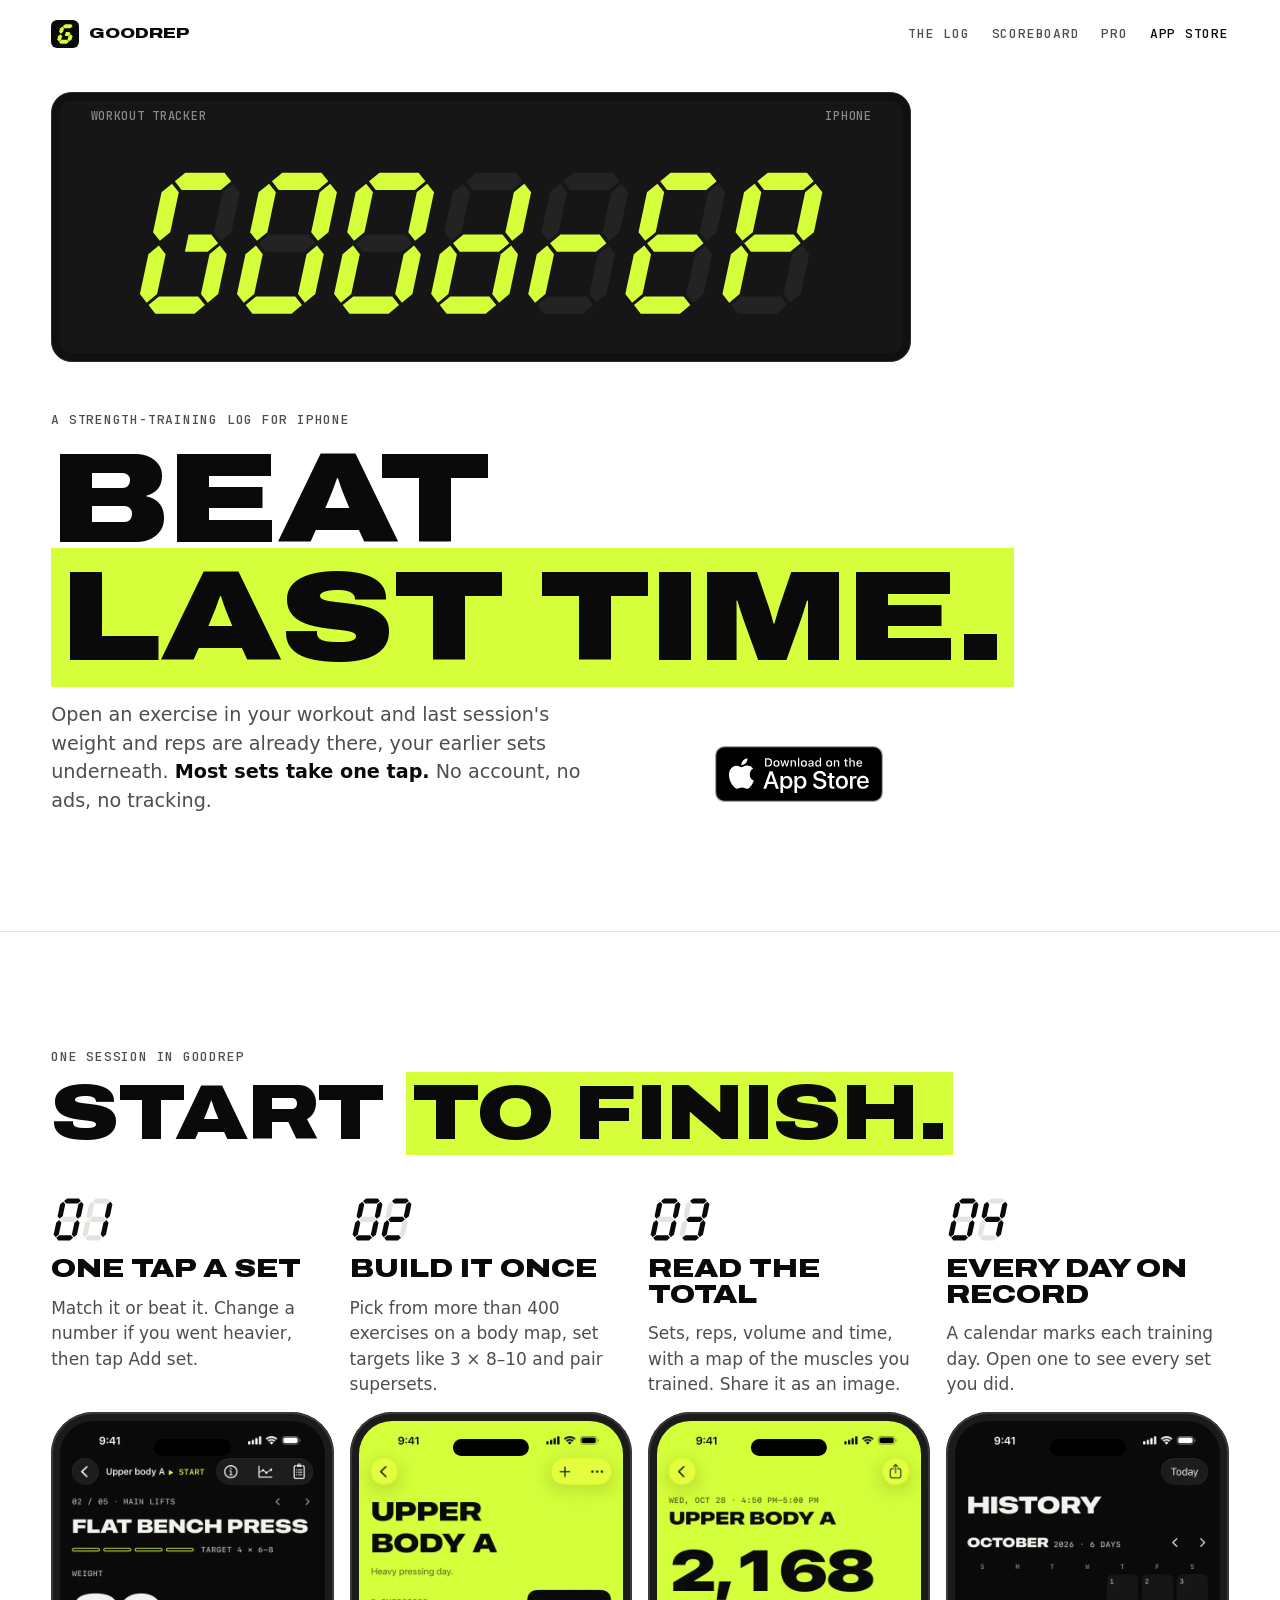
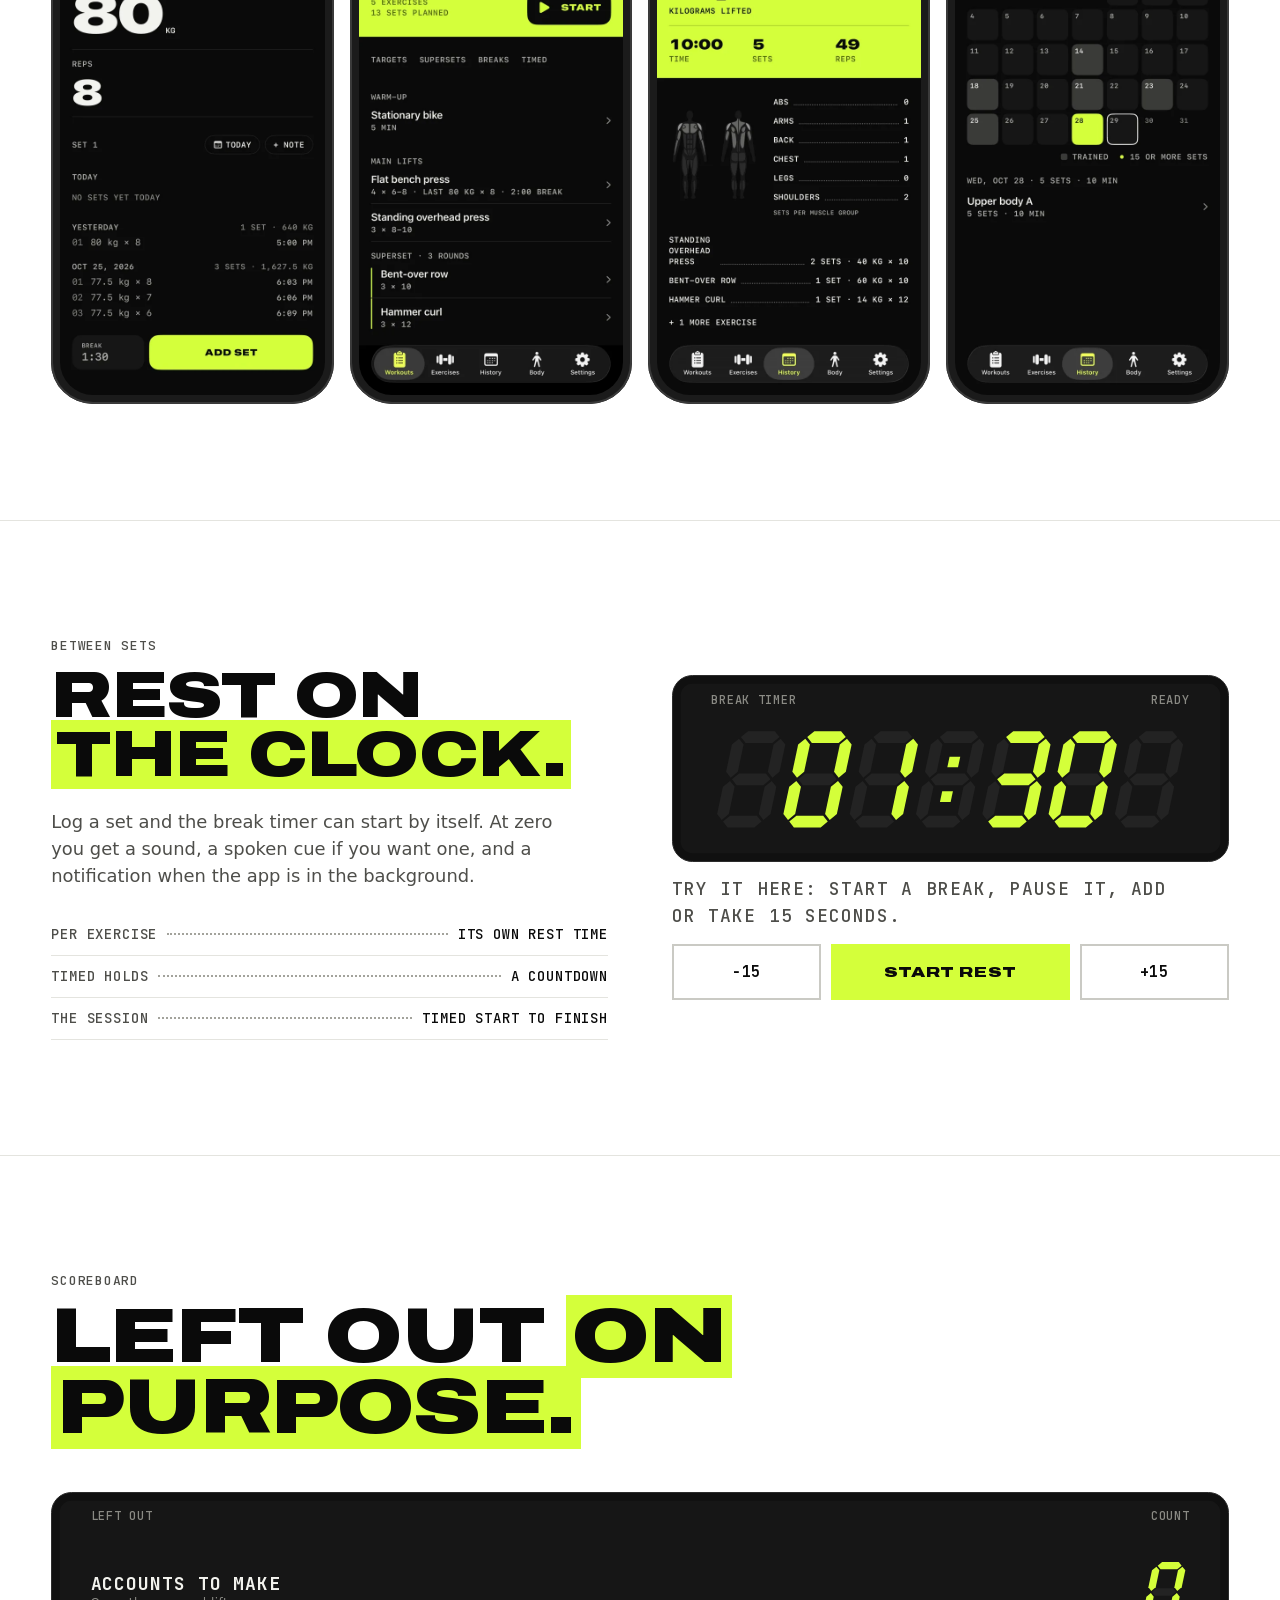
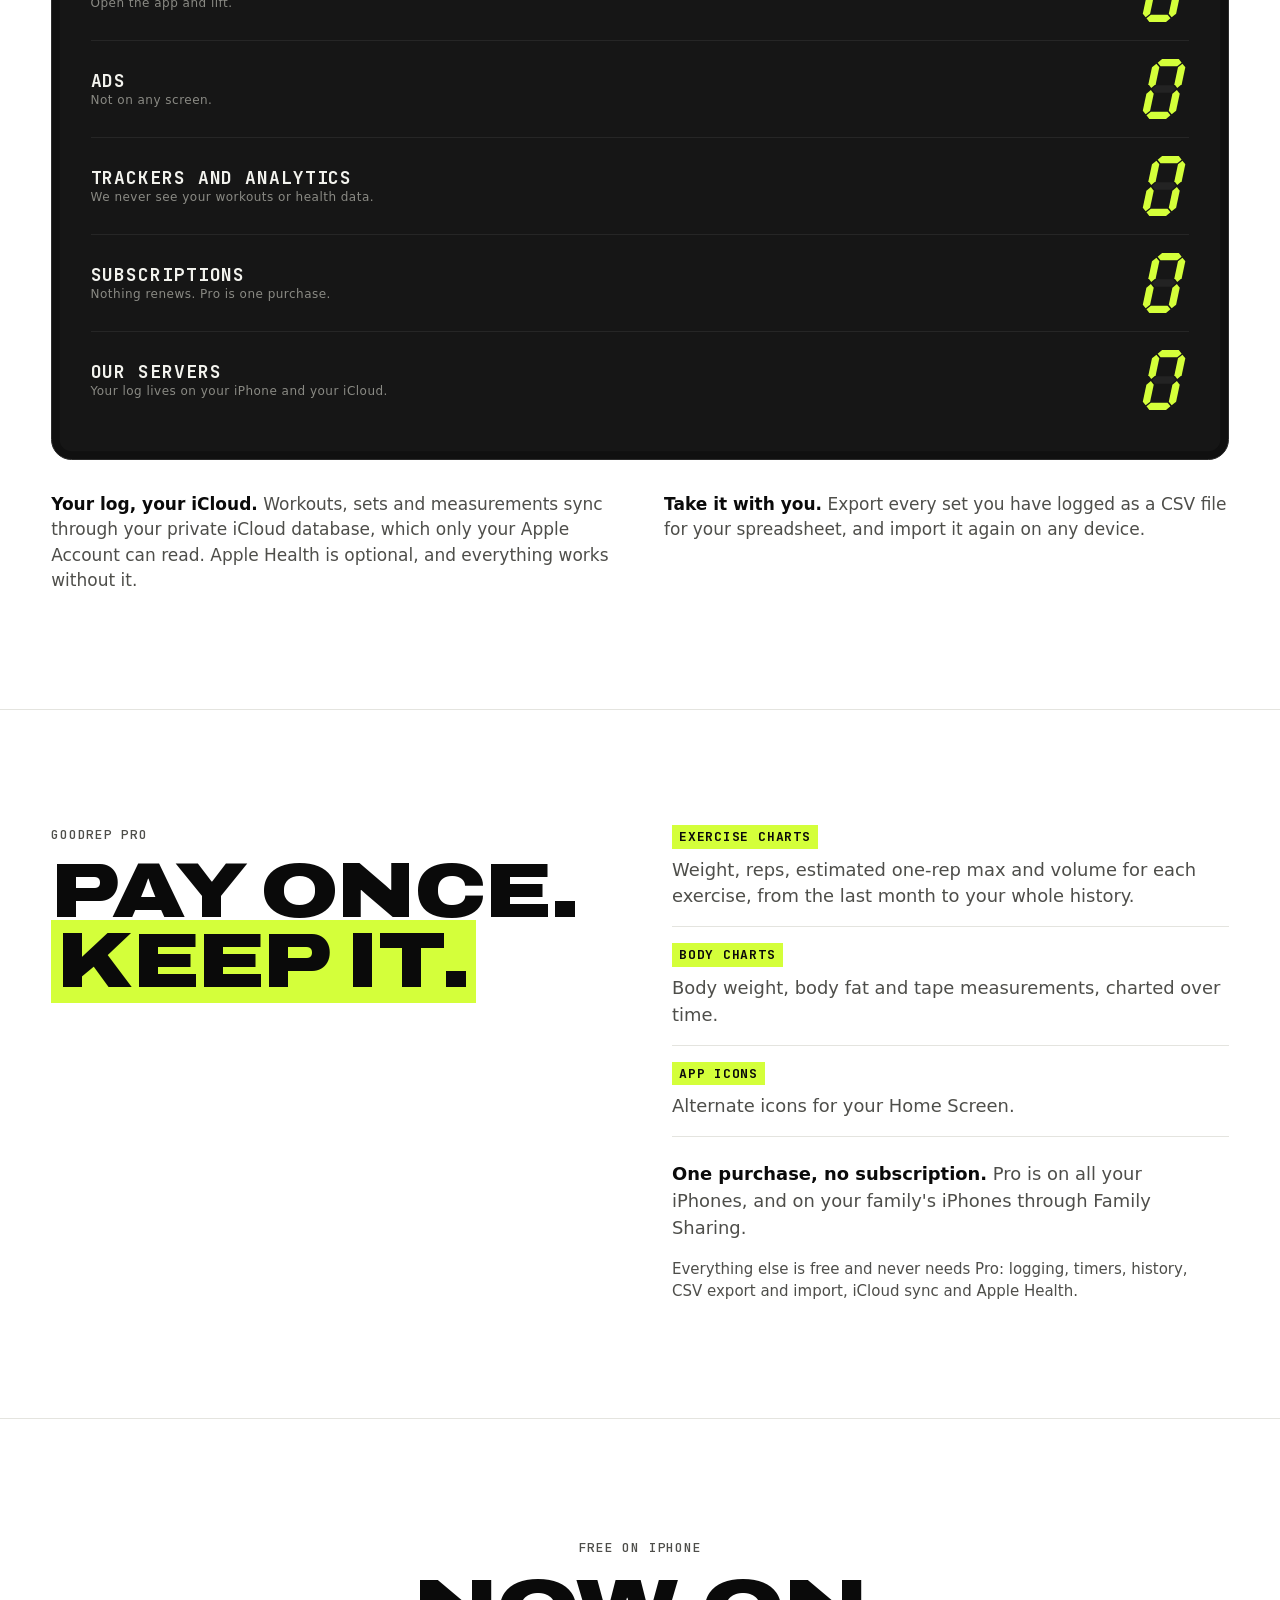
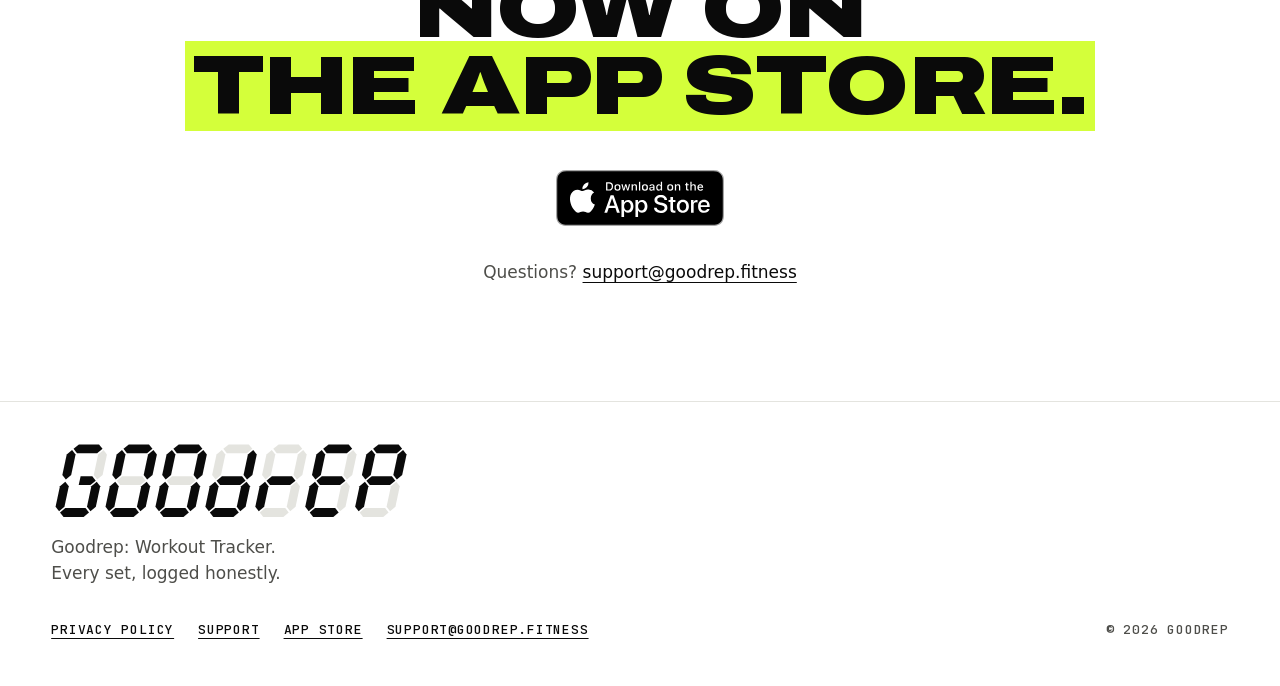
<file: index.html>
<!doctype html>
<!--
  goodrep.fitness, the landing page: variant C ("Gym clock") of docs/design/landing-round1.md with the words of
  docs/design/landing-copy.md. The LED board shows last session's set, a scoreboard counts what the app leaves out, and
  a real break timer sits lower down. Shared design system: /assets/css/site.css (also used by /privacy/ and /support/).
  Seven-segment displays are static SVG generated by tools/segments.py (re-run it after editing a "seg:NAME" block).
  /prototypes/ keeps the round-1 variants as history; nothing here links to it.
  App Store: the listing is https://apps.apple.com/app/id6828292876 (live since 14 November 2026); the Smart App Banner uses its id.
-->
<html lang="en">
<head>
<meta charset="utf-8">
<meta name="viewport" content="width=device-width, initial-scale=1, viewport-fit=cover">
<title>Goodrep: Workout Tracker · Beat last time</title>
<meta name="description" content="A strength-training log for iPhone. Last session's weight and reps are filled in, so most sets take one tap. No account, no ads, no tracking, and your data stays in your own iCloud.">
<link rel="canonical" href="https://goodrep.fitness/">
<meta name="apple-itunes-app" content="app-id=6828292876">
<meta name="theme-color" content="#0A0A0A" media="(prefers-color-scheme: dark)">
<meta name="theme-color" content="#FFFFFF" media="(prefers-color-scheme: light)">
<meta property="og:type" content="website">
<meta property="og:site_name" content="Goodrep">
<meta property="og:url" content="https://goodrep.fitness/">
<meta property="og:title" content="Goodrep: beat last time">
<meta property="og:description" content="Last session's numbers, filled in and waiting. A strength-training log for iPhone with no account, no ads and no tracking.">
<meta property="og:image" content="https://goodrep.fitness/assets/brand/og.png">
<meta property="og:image:width" content="1200">
<meta property="og:image:height" content="630">
<meta property="og:image:alt" content="The Goodrep G in chartreuse on black, with the words: Goodrep. Every set, logged honestly.">
<meta name="twitter:card" content="summary_large_image">
<link rel="icon" href="/favicon.ico" sizes="48x48">
<link rel="icon" href="/assets/brand/favicon.svg" type="image/svg+xml">
<link rel="apple-touch-icon" href="/assets/brand/apple-touch-icon.png">
<link rel="preload" href="/assets/fonts/archivo-expanded-latin.woff2" as="font" type="font/woff2" crossorigin>
<link rel="preload" href="/assets/fonts/jetbrains-mono-latin.woff2" as="font" type="font/woff2" crossorigin>
<link rel="stylesheet" href="/assets/css/site.css">
<style>
/* Landing page only; tokens, header, footer, buttons and LED housings come from /assets/css/site.css. */
:root { --btn-line: #3A3A37; --leader: #4A4A46; }
@media (prefers-color-scheme: light) { :root { --btn-line: #CACAC4; --leader: #A3A39C; } }
@media (max-width: 640px) { header nav li:not(:last-child) { display: none; } }

/* Hero */
.hero { padding-top: clamp(8px, 2vw, 24px); padding-bottom: var(--section); }
.hero h1 { font-size: clamp(44px, min(10vw, 17vh), 140px); margin-top: 12px; }
@media (min-width: 900px) { .hero .housing { max-width: 860px; } }
.readout .row { display: flex; align-items: flex-end; gap: clamp(8px, 1.6vw, 24px); margin: 0; }
.readout .seg { height: clamp(72px, 15vw, 160px); width: auto; }
.readout .u { color: var(--text2); font-weight: 700; font-size: clamp(13px, 1.6vw, 22px); padding-bottom: .2em; }
.readout .x { align-self: center; color: var(--mark); font: 900 clamp(26px, 4vw, 60px)/1 var(--display); }
.eyebrow { margin: clamp(24px, 4vw, 48px) 0 0; color: var(--text2); }
.readout .caption { margin: 14px 0 0; color: var(--mark); font-weight: 700; }
.cue { margin: 14px 0; color: var(--text2); min-height: 2.6em; display: flex; align-items: center; }
.seg [data-s="h"]:not(.on) { display: none; }
.seg [data-s="h"].on ~ [data-s="g"] { display: none; }
.hero-row { display: grid; gap: 24px 48px; align-items: end; margin-top: 24px; }
@media (min-width: 900px) { .hero-row { grid-template-columns: 1.2fr 1fr; } }
.lead { margin: 0; max-width: 34rem; color: var(--text2); font-size: clamp(17px, 1.5vw, 20px); }
.lead strong { color: var(--text); font-weight: 600; white-space: nowrap; }

/* Section heads */
section { scroll-margin-top: 16px; }
.head { display: grid; gap: 12px; margin-bottom: clamp(24px, 4vw, 48px); }
.head .mono, .eyebrow-s { color: var(--text2); }
.head h2 { font-size: clamp(34px, 6vw, 84px); }

/* Pro */
.pro { padding: var(--section) 0; border-top: 1px solid var(--surface2); }
.split { display: grid; gap: 8px 64px; align-items: start; }
@media (min-width: 900px) { .split { grid-template-columns: 1fr 1fr; } }
.unlocks { margin: 0; padding: 0; list-style: none; font-size: clamp(17px, 1.4vw, 19px); }
.unlocks li { padding: 16px 0; border-bottom: 1px solid var(--surface2); color: var(--text2); }
.unlocks li:first-child { padding-top: 0; }
.unlocks .mono { display: block; width: fit-content; margin-bottom: 4px; color: var(--mark); font-weight: 700; }
@media (prefers-color-scheme: light) { .unlocks .mono { margin-bottom: 8px; padding: 2px 7px; background: var(--volt); color: var(--on-volt); } }
.pro p { color: var(--text2); max-width: 34rem; font-size: clamp(17px, 1.4vw, 19px); }
.pro p strong { color: var(--text); font-weight: 600; }
.pro .once { margin: 24px 0 0; }
.pro .free { margin: 16px 0 0; font-size: 15px; }

/* The break timer */
.timer { padding: var(--section) 0; border-top: 1px solid var(--surface2); }
.timer-grid { display: grid; gap: 32px 64px; align-items: center; }
@media (min-width: 900px) { .timer-grid { grid-template-columns: 1fr 1fr; } }
.timer .head { margin-bottom: 24px; }
.timer p { color: var(--text2); max-width: 32rem; font-size: clamp(17px, 1.4vw, 19px); }
.timer p strong { color: var(--text); font-weight: 600; }
.timer .head h2 { font-size: clamp(34px, 5vw, 72px); }
.facts { margin: 24px 0 0; padding: 0; list-style: none; font-size: 14px; }
.facts li { display: flex; align-items: baseline; gap: 10px; padding: 10px 0; border-bottom: 1px solid var(--surface2); }
.facts li span:first-child { color: var(--text2); } .facts li span:last-child { color: var(--text); text-align: right; }
.facts i { flex: 1; min-width: 16px; border-bottom: 2px dotted var(--leader); transform: translateY(-4px); }
.controls { display: grid; grid-template-columns: 1fr 1.6fr 1fr; gap: 10px; }
.controls button { min-height: 56px; border: 2px solid var(--btn-line); background: transparent; color: var(--text); font: 700 15px var(--mono);
  text-transform: uppercase; letter-spacing: .04em; cursor: pointer; }
.controls button:hover { border-color: var(--mark); color: var(--mark); }
.controls .go { background: var(--volt); border-color: var(--volt); color: var(--on-volt); font-family: var(--display); font-weight: 900; font-stretch: 125%; }
.controls .go:hover { background: var(--bg); color: var(--mark); border-color: var(--mark); }
.done .seg .on { animation: flash .5s steps(1) 3; }
@keyframes flash { 50% { fill: var(--seg-off); } }

/* The session, in four screens */
.rounds { padding: var(--section) 0; border-top: 1px solid var(--surface2); }
.rail { display: grid; grid-auto-flow: column; grid-auto-columns: min(78vw, 320px); gap: 16px; overflow-x: auto;
  scroll-snap-type: x mandatory; scroll-padding-inline: var(--pad); padding: 0 var(--pad) 12px; margin: 0 calc(-1 * var(--pad)); list-style: none; }
.rail > li { scroll-snap-align: start; }
@media (max-width: 640px) {
  .rail { grid-auto-flow: row; grid-auto-columns: auto; overflow: visible; margin: 0; padding: 0; gap: 56px; }
  .round .phone { width: min(72vw, 280px); }
}
@media (min-width: 1100px) { .rail { grid-auto-flow: row; grid-template-columns: repeat(4, 1fr); overflow: visible; margin: 0; padding: 0; } }
.round { display: flex; flex-direction: column; gap: 14px; height: 100%; }
.round .num { width: 64px; }
.round h3 { margin: 0; font: 900 clamp(22px, 2vw, 28px)/1 var(--display); font-stretch: 125%; text-transform: uppercase; }
.round p { margin: 0; color: var(--text2); }
.phone { position: relative; margin-top: auto; aspect-ratio: 1000 / 2097.5; border-radius: 15% / 7%; background: #1B1B1B;
  box-shadow: inset 0 0 0 2px #3A3A3A; }
.phone img { position: absolute; top: 1.526%; left: 3.2%; width: 93.6%; height: 96.95%; border-radius: 12.5% / 5.8%; }
.phone::after { content: ""; position: absolute; top: 4.6%; left: 50%; width: 27%; height: 2.9%; transform: translateX(-50%);
  background: #000; border-radius: 99px; }

/* Scoreboard (inside a dark housing in both themes) */
.score { padding: var(--section) 0; border-top: 1px solid var(--surface2); }
.board { padding-top: clamp(36px, 4vw, 56px); }
.board ul { margin: 0; padding: 0; list-style: none; }
.board li { display: flex; align-items: center; gap: 16px; padding: clamp(10px, 1.4vw, 16px) 0; border-bottom: 1px solid #262626; }
.board li:last-child { border-bottom: 0; }
.board .k { flex: 1; font: 700 clamp(13px, 1.4vw, 18px)/1.3 var(--mono); text-transform: uppercase; letter-spacing: .05em; }
.board .k small { display: block; color: var(--text3); font-weight: 500; font-size: 12px; letter-spacing: .04em; text-transform: none; font-family: var(--body); }
.board .v { display: flex; align-items: center; gap: 6px; height: clamp(40px, 5vw, 64px); }
.board .v .seg { height: 100%; width: auto; }
.score .after { display: grid; gap: 16px 48px; margin-top: 32px; }
@media (min-width: 900px) { .score .after { grid-template-columns: 1fr 1fr; } }
.score .after p { margin: 0; color: var(--text2); }
.score .after strong { color: var(--text); font-weight: 600; }

/* Closing: the App Store badge */
.store { padding: var(--section) 0; border-top: 1px solid var(--surface2); text-align: center; }
.store h2 { font-size: clamp(34px, 6.5vw, 96px); margin-top: 12px; }
.store .btns { justify-content: center; margin-top: 32px; }
.store p { color: var(--text2); margin: 20px 0 0; }
.store p a { color: var(--text); text-underline-offset: 4px; }

/* The hero sign buzzes like a gym clock with a loose contact: every letter drops out on its own beat, non stop */
.sign .seg .on { animation: buzz 4.8s steps(1) infinite; }
.sign .seg g:nth-of-type(2) .on { animation-delay: -1.3s; } .sign .seg g:nth-of-type(3) .on { animation-delay: -2.9s; }
.sign .seg g:nth-of-type(4) .on { animation-delay: -0.7s; } .sign .seg g:nth-of-type(5) .on { animation-delay: -3.7s; }
.sign .seg g:nth-of-type(6) .on { animation-delay: -2.1s; } .sign .seg g:nth-of-type(7) .on { animation-delay: -4.3s; }
@keyframes buzz {
  0%, 100% { fill: var(--seg-on); }
  4% { fill: var(--seg-dim); } 4.6% { fill: var(--seg-on); }
  13% { fill: var(--seg-dim); } 13.4% { fill: var(--seg-off); } 14.1% { fill: var(--seg-on); }
  31% { fill: var(--seg-dim); } 31.5% { fill: var(--seg-on); }
  52% { fill: var(--seg-off); } 52.6% { fill: var(--seg-dim); } 53.4% { fill: var(--seg-on); }
  71% { fill: var(--seg-dim); } 71.3% { fill: var(--seg-on); } 72.2% { fill: var(--seg-dim); } 72.7% { fill: var(--seg-on); }
  89% { fill: var(--seg-off); } 89.5% { fill: var(--seg-on); }
}
.housing { --seg-dim: #6B8A14; }
.sign { cursor: pointer; -webkit-tap-highlight-color: transparent; }
.sign .row { display: block; padding: clamp(10px, 2vw, 24px) 0 clamp(4px, 1vw, 12px); }
.sign .seg { width: 100%; height: auto; max-width: 700px; margin: 0 auto; }
@media (prefers-reduced-motion: reduce) { .sign .seg .on, .done .seg .on { animation: none; } }
</style>
</head>
<body>
<a class="skip" href="#main">Skip to content</a>
<header class="top">
  <a class="brand" href="/" aria-label="Goodrep, home">
    <svg viewBox="200 130 610 760" aria-hidden="true"><path d="M515 144h226l56 74-94 75H477l-56-74z"/><path d="M410 228l56 74-31 126-94 74-56-74 31-125z"/><path d="M535 437h133l56 76-94 74H498z"/><path d="M337 521l56 75-31 125-94 75-56-76 31-124z"/><path d="M369 730h226l56 75-94 75H331l-56-75z"/><path d="M731 521l56 75-31 125-94 75-56-75 31-125z"/></svg>
    GOODREP
  </a>
  <nav aria-label="Sections"><ul class="mono">
    <li><a href="#rounds">The log</a></li><li><a href="#score">Scoreboard</a></li><li><a href="#pro">Pro</a></li>
    <li><a class="cta-link" href="https://apps.apple.com/app/id6828292876">App Store</a></li>
  </ul></nav>
</header>

<main id="main">
  <section class="wrap hero" aria-labelledby="h1">
    <div class="housing readout sign" id="sign" title="Tap for the buzz">
      <span class="tag l mono">Workout tracker</span><span class="tag r mono">iPhone</span>
      <p class="row" role="img" aria-label="Goodrep">
        <!--seg:hero--><svg class="seg" viewBox="-6 -6 894 192" aria-hidden="true"><g transform="translate(38.3 0) skewX(-12)"><polygon points="25.0,0.0 75.0,0.0 86.0,11.0 75.0,22.0 25.0,22.0 14.0,11.0" class="on"/><polygon points="89.0,14.0 100.0,25.0 100.0,76.0 89.0,87.0 78.0,76.0 78.0,25.0"/><polygon points="89.0,93.0 100.0,104.0 100.0,155.0 89.0,166.0 78.0,155.0 78.0,104.0" class="on"/><polygon points="25.0,158.0 75.0,158.0 86.0,169.0 75.0,180.0 25.0,180.0 14.0,169.0" class="on"/><polygon points="11.0,93.0 22.0,104.0 22.0,155.0 11.0,166.0 0.0,155.0 0.0,104.0" class="on"/><polygon points="11.0,14.0 22.0,25.0 22.0,76.0 11.0,87.0 0.0,76.0 0.0,25.0" class="on"/><polygon points="46.0,79.0 75.0,79.0 86.0,90.0 75.0,101.0 46.0,101.0" class="on"/></g><g transform="translate(162.3 0) skewX(-12)"><polygon points="25.0,0.0 75.0,0.0 86.0,11.0 75.0,22.0 25.0,22.0 14.0,11.0" class="on"/><polygon points="89.0,14.0 100.0,25.0 100.0,76.0 89.0,87.0 78.0,76.0 78.0,25.0" class="on"/><polygon points="89.0,93.0 100.0,104.0 100.0,155.0 89.0,166.0 78.0,155.0 78.0,104.0" class="on"/><polygon points="25.0,158.0 75.0,158.0 86.0,169.0 75.0,180.0 25.0,180.0 14.0,169.0" class="on"/><polygon points="11.0,93.0 22.0,104.0 22.0,155.0 11.0,166.0 0.0,155.0 0.0,104.0" class="on"/><polygon points="11.0,14.0 22.0,25.0 22.0,76.0 11.0,87.0 0.0,76.0 0.0,25.0" class="on"/><polygon points="25.0,79.0 75.0,79.0 86.0,90.0 75.0,101.0 25.0,101.0 14.0,90.0"/></g><g transform="translate(286.3 0) skewX(-12)"><polygon points="25.0,0.0 75.0,0.0 86.0,11.0 75.0,22.0 25.0,22.0 14.0,11.0" class="on"/><polygon points="89.0,14.0 100.0,25.0 100.0,76.0 89.0,87.0 78.0,76.0 78.0,25.0" class="on"/><polygon points="89.0,93.0 100.0,104.0 100.0,155.0 89.0,166.0 78.0,155.0 78.0,104.0" class="on"/><polygon points="25.0,158.0 75.0,158.0 86.0,169.0 75.0,180.0 25.0,180.0 14.0,169.0" class="on"/><polygon points="11.0,93.0 22.0,104.0 22.0,155.0 11.0,166.0 0.0,155.0 0.0,104.0" class="on"/><polygon points="11.0,14.0 22.0,25.0 22.0,76.0 11.0,87.0 0.0,76.0 0.0,25.0" class="on"/><polygon points="25.0,79.0 75.0,79.0 86.0,90.0 75.0,101.0 25.0,101.0 14.0,90.0"/></g><g transform="translate(410.3 0) skewX(-12)"><polygon points="25.0,0.0 75.0,0.0 86.0,11.0 75.0,22.0 25.0,22.0 14.0,11.0"/><polygon points="89.0,14.0 100.0,25.0 100.0,76.0 89.0,87.0 78.0,76.0 78.0,25.0" class="on"/><polygon points="89.0,93.0 100.0,104.0 100.0,155.0 89.0,166.0 78.0,155.0 78.0,104.0" class="on"/><polygon points="25.0,158.0 75.0,158.0 86.0,169.0 75.0,180.0 25.0,180.0 14.0,169.0" class="on"/><polygon points="11.0,93.0 22.0,104.0 22.0,155.0 11.0,166.0 0.0,155.0 0.0,104.0" class="on"/><polygon points="11.0,14.0 22.0,25.0 22.0,76.0 11.0,87.0 0.0,76.0 0.0,25.0"/><polygon points="25.0,79.0 75.0,79.0 86.0,90.0 75.0,101.0 25.0,101.0 14.0,90.0" class="on"/></g><g transform="translate(534.3 0) skewX(-12)"><polygon points="25.0,0.0 75.0,0.0 86.0,11.0 75.0,22.0 25.0,22.0 14.0,11.0"/><polygon points="89.0,14.0 100.0,25.0 100.0,76.0 89.0,87.0 78.0,76.0 78.0,25.0"/><polygon points="89.0,93.0 100.0,104.0 100.0,155.0 89.0,166.0 78.0,155.0 78.0,104.0"/><polygon points="25.0,158.0 75.0,158.0 86.0,169.0 75.0,180.0 25.0,180.0 14.0,169.0"/><polygon points="11.0,93.0 22.0,104.0 22.0,155.0 11.0,166.0 0.0,155.0 0.0,104.0" class="on"/><polygon points="11.0,14.0 22.0,25.0 22.0,76.0 11.0,87.0 0.0,76.0 0.0,25.0"/><polygon points="25.0,79.0 75.0,79.0 86.0,90.0 75.0,101.0 25.0,101.0 14.0,90.0" class="on"/></g><g transform="translate(658.3 0) skewX(-12)"><polygon points="25.0,0.0 75.0,0.0 86.0,11.0 75.0,22.0 25.0,22.0 14.0,11.0" class="on"/><polygon points="89.0,14.0 100.0,25.0 100.0,76.0 89.0,87.0 78.0,76.0 78.0,25.0"/><polygon points="89.0,93.0 100.0,104.0 100.0,155.0 89.0,166.0 78.0,155.0 78.0,104.0"/><polygon points="25.0,158.0 75.0,158.0 86.0,169.0 75.0,180.0 25.0,180.0 14.0,169.0" class="on"/><polygon points="11.0,93.0 22.0,104.0 22.0,155.0 11.0,166.0 0.0,155.0 0.0,104.0" class="on"/><polygon points="11.0,14.0 22.0,25.0 22.0,76.0 11.0,87.0 0.0,76.0 0.0,25.0" class="on"/><polygon points="25.0,79.0 75.0,79.0 86.0,90.0 75.0,101.0 25.0,101.0 14.0,90.0" class="on"/></g><g transform="translate(782.3 0) skewX(-12)"><polygon points="25.0,0.0 75.0,0.0 86.0,11.0 75.0,22.0 25.0,22.0 14.0,11.0" class="on"/><polygon points="89.0,14.0 100.0,25.0 100.0,76.0 89.0,87.0 78.0,76.0 78.0,25.0" class="on"/><polygon points="89.0,93.0 100.0,104.0 100.0,155.0 89.0,166.0 78.0,155.0 78.0,104.0"/><polygon points="25.0,158.0 75.0,158.0 86.0,169.0 75.0,180.0 25.0,180.0 14.0,169.0"/><polygon points="11.0,93.0 22.0,104.0 22.0,155.0 11.0,166.0 0.0,155.0 0.0,104.0" class="on"/><polygon points="11.0,14.0 22.0,25.0 22.0,76.0 11.0,87.0 0.0,76.0 0.0,25.0" class="on"/><polygon points="25.0,79.0 75.0,79.0 86.0,90.0 75.0,101.0 25.0,101.0 14.0,90.0" class="on"/></g></svg><!--/seg-->
      </p>
    </div>
    <p class="eyebrow mono">A strength-training log for iPhone</p>
    <h1 class="display" id="h1">Beat<br> <span class="hl">last time.</span></h1>
    <div class="hero-row">
      <p class="lead">Open an exercise in your workout and last session's weight and reps are already there, your earlier sets underneath. <strong>Most sets take one tap.</strong> No account, no ads, no&nbsp;tracking.</p>
      <div class="btns">
        <a class="store-badge" href="https://apps.apple.com/app/id6828292876"><picture><source srcset="/assets/brand/app-store-badge-white.svg" media="(prefers-color-scheme: dark)"><img src="/assets/brand/app-store-badge-black.svg" width="168" height="56" alt="Download on the App Store"></picture></a>
      </div>
    </div>
  </section>

  <section class="rounds" id="rounds" aria-labelledby="r-h">
    <div class="wrap">
      <div class="head"><span class="mono">One session in Goodrep</span><h2 class="display" id="r-h">Start <span class="hl">to finish.</span></h2></div>
      <ol class="rail" aria-label="Four screens from a session in Goodrep">
        <li><article class="round">
          <div class="num"><!--seg:n1--><svg class="seg" viewBox="-6 -6 274 192" aria-hidden="true"><g transform="translate(38.3 0) skewX(-12)"><polygon points="25.0,0.0 75.0,0.0 86.0,11.0 75.0,22.0 25.0,22.0 14.0,11.0" class="on"/><polygon points="89.0,14.0 100.0,25.0 100.0,76.0 89.0,87.0 78.0,76.0 78.0,25.0" class="on"/><polygon points="89.0,93.0 100.0,104.0 100.0,155.0 89.0,166.0 78.0,155.0 78.0,104.0" class="on"/><polygon points="25.0,158.0 75.0,158.0 86.0,169.0 75.0,180.0 25.0,180.0 14.0,169.0" class="on"/><polygon points="11.0,93.0 22.0,104.0 22.0,155.0 11.0,166.0 0.0,155.0 0.0,104.0" class="on"/><polygon points="11.0,14.0 22.0,25.0 22.0,76.0 11.0,87.0 0.0,76.0 0.0,25.0" class="on"/><polygon points="25.0,79.0 75.0,79.0 86.0,90.0 75.0,101.0 25.0,101.0 14.0,90.0"/></g><g transform="translate(162.3 0) skewX(-12)"><polygon points="25.0,0.0 75.0,0.0 86.0,11.0 75.0,22.0 25.0,22.0 14.0,11.0"/><polygon points="89.0,14.0 100.0,25.0 100.0,76.0 89.0,87.0 78.0,76.0 78.0,25.0" class="on"/><polygon points="89.0,93.0 100.0,104.0 100.0,155.0 89.0,166.0 78.0,155.0 78.0,104.0" class="on"/><polygon points="25.0,158.0 75.0,158.0 86.0,169.0 75.0,180.0 25.0,180.0 14.0,169.0"/><polygon points="11.0,93.0 22.0,104.0 22.0,155.0 11.0,166.0 0.0,155.0 0.0,104.0"/><polygon points="11.0,14.0 22.0,25.0 22.0,76.0 11.0,87.0 0.0,76.0 0.0,25.0"/><polygon points="25.0,79.0 75.0,79.0 86.0,90.0 75.0,101.0 25.0,101.0 14.0,90.0"/></g></svg><!--/seg--></div>
          <h3>One tap a set</h3>
          <p>Match it or beat it. Change a number if you went heavier, then tap Add set.</p>
          <div class="phone"><img src="/assets/screens/03-session-600.webp" width="600" height="1304" loading="lazy" decoding="async" alt="Goodrep's logging screen for flat bench press: 80 kilograms and 8 reps already filled in, an Add set button, and the sets from yesterday and October 25 listed underneath."></div>
        </article></li>
        <li><article class="round">
          <div class="num"><!--seg:n2--><svg class="seg" viewBox="-6 -6 274 192" aria-hidden="true"><g transform="translate(38.3 0) skewX(-12)"><polygon points="25.0,0.0 75.0,0.0 86.0,11.0 75.0,22.0 25.0,22.0 14.0,11.0" class="on"/><polygon points="89.0,14.0 100.0,25.0 100.0,76.0 89.0,87.0 78.0,76.0 78.0,25.0" class="on"/><polygon points="89.0,93.0 100.0,104.0 100.0,155.0 89.0,166.0 78.0,155.0 78.0,104.0" class="on"/><polygon points="25.0,158.0 75.0,158.0 86.0,169.0 75.0,180.0 25.0,180.0 14.0,169.0" class="on"/><polygon points="11.0,93.0 22.0,104.0 22.0,155.0 11.0,166.0 0.0,155.0 0.0,104.0" class="on"/><polygon points="11.0,14.0 22.0,25.0 22.0,76.0 11.0,87.0 0.0,76.0 0.0,25.0" class="on"/><polygon points="25.0,79.0 75.0,79.0 86.0,90.0 75.0,101.0 25.0,101.0 14.0,90.0"/></g><g transform="translate(162.3 0) skewX(-12)"><polygon points="25.0,0.0 75.0,0.0 86.0,11.0 75.0,22.0 25.0,22.0 14.0,11.0" class="on"/><polygon points="89.0,14.0 100.0,25.0 100.0,76.0 89.0,87.0 78.0,76.0 78.0,25.0" class="on"/><polygon points="89.0,93.0 100.0,104.0 100.0,155.0 89.0,166.0 78.0,155.0 78.0,104.0"/><polygon points="25.0,158.0 75.0,158.0 86.0,169.0 75.0,180.0 25.0,180.0 14.0,169.0" class="on"/><polygon points="11.0,93.0 22.0,104.0 22.0,155.0 11.0,166.0 0.0,155.0 0.0,104.0" class="on"/><polygon points="11.0,14.0 22.0,25.0 22.0,76.0 11.0,87.0 0.0,76.0 0.0,25.0"/><polygon points="25.0,79.0 75.0,79.0 86.0,90.0 75.0,101.0 25.0,101.0 14.0,90.0" class="on"/></g></svg><!--/seg--></div>
          <h3>Build it once</h3>
          <p>Pick from more than 400 exercises on a body map, set targets like 3 × 8–10 and pair supersets.</p>
          <div class="phone"><img src="/assets/screens/02-workout-editor-600.webp" width="600" height="1304" loading="lazy" decoding="async" alt="Workout editor for Upper body A: a warm-up, main lifts with targets such as 4 × 6–8, and a superset of bent-over row and hammer curl."></div>
        </article></li>
        <li><article class="round">
          <div class="num"><!--seg:n3--><svg class="seg" viewBox="-6 -6 274 192" aria-hidden="true"><g transform="translate(38.3 0) skewX(-12)"><polygon points="25.0,0.0 75.0,0.0 86.0,11.0 75.0,22.0 25.0,22.0 14.0,11.0" class="on"/><polygon points="89.0,14.0 100.0,25.0 100.0,76.0 89.0,87.0 78.0,76.0 78.0,25.0" class="on"/><polygon points="89.0,93.0 100.0,104.0 100.0,155.0 89.0,166.0 78.0,155.0 78.0,104.0" class="on"/><polygon points="25.0,158.0 75.0,158.0 86.0,169.0 75.0,180.0 25.0,180.0 14.0,169.0" class="on"/><polygon points="11.0,93.0 22.0,104.0 22.0,155.0 11.0,166.0 0.0,155.0 0.0,104.0" class="on"/><polygon points="11.0,14.0 22.0,25.0 22.0,76.0 11.0,87.0 0.0,76.0 0.0,25.0" class="on"/><polygon points="25.0,79.0 75.0,79.0 86.0,90.0 75.0,101.0 25.0,101.0 14.0,90.0"/></g><g transform="translate(162.3 0) skewX(-12)"><polygon points="25.0,0.0 75.0,0.0 86.0,11.0 75.0,22.0 25.0,22.0 14.0,11.0" class="on"/><polygon points="89.0,14.0 100.0,25.0 100.0,76.0 89.0,87.0 78.0,76.0 78.0,25.0" class="on"/><polygon points="89.0,93.0 100.0,104.0 100.0,155.0 89.0,166.0 78.0,155.0 78.0,104.0" class="on"/><polygon points="25.0,158.0 75.0,158.0 86.0,169.0 75.0,180.0 25.0,180.0 14.0,169.0" class="on"/><polygon points="11.0,93.0 22.0,104.0 22.0,155.0 11.0,166.0 0.0,155.0 0.0,104.0"/><polygon points="11.0,14.0 22.0,25.0 22.0,76.0 11.0,87.0 0.0,76.0 0.0,25.0"/><polygon points="25.0,79.0 75.0,79.0 86.0,90.0 75.0,101.0 25.0,101.0 14.0,90.0" class="on"/></g></svg><!--/seg--></div>
          <h3>Read the total</h3>
          <p>Sets, reps, volume and time, with a map of the muscles you trained. Share it as an image.</p>
          <div class="phone"><img src="/assets/screens/05-summary-600.webp" width="600" height="1304" loading="lazy" decoding="async" alt="Workout summary: 2,168 kilograms over 5 sets and 49 reps in 10 minutes, a front-and-back muscle map and sets per muscle group."></div>
        </article></li>
        <li><article class="round">
          <div class="num"><!--seg:n4--><svg class="seg" viewBox="-6 -6 274 192" aria-hidden="true"><g transform="translate(38.3 0) skewX(-12)"><polygon points="25.0,0.0 75.0,0.0 86.0,11.0 75.0,22.0 25.0,22.0 14.0,11.0" class="on"/><polygon points="89.0,14.0 100.0,25.0 100.0,76.0 89.0,87.0 78.0,76.0 78.0,25.0" class="on"/><polygon points="89.0,93.0 100.0,104.0 100.0,155.0 89.0,166.0 78.0,155.0 78.0,104.0" class="on"/><polygon points="25.0,158.0 75.0,158.0 86.0,169.0 75.0,180.0 25.0,180.0 14.0,169.0" class="on"/><polygon points="11.0,93.0 22.0,104.0 22.0,155.0 11.0,166.0 0.0,155.0 0.0,104.0" class="on"/><polygon points="11.0,14.0 22.0,25.0 22.0,76.0 11.0,87.0 0.0,76.0 0.0,25.0" class="on"/><polygon points="25.0,79.0 75.0,79.0 86.0,90.0 75.0,101.0 25.0,101.0 14.0,90.0"/></g><g transform="translate(162.3 0) skewX(-12)"><polygon points="25.0,0.0 75.0,0.0 86.0,11.0 75.0,22.0 25.0,22.0 14.0,11.0"/><polygon points="89.0,14.0 100.0,25.0 100.0,76.0 89.0,87.0 78.0,76.0 78.0,25.0" class="on"/><polygon points="89.0,93.0 100.0,104.0 100.0,155.0 89.0,166.0 78.0,155.0 78.0,104.0" class="on"/><polygon points="25.0,158.0 75.0,158.0 86.0,169.0 75.0,180.0 25.0,180.0 14.0,169.0"/><polygon points="11.0,93.0 22.0,104.0 22.0,155.0 11.0,166.0 0.0,155.0 0.0,104.0"/><polygon points="11.0,14.0 22.0,25.0 22.0,76.0 11.0,87.0 0.0,76.0 0.0,25.0" class="on"/><polygon points="25.0,79.0 75.0,79.0 86.0,90.0 75.0,101.0 25.0,101.0 14.0,90.0" class="on"/></g></svg><!--/seg--></div>
          <h3>Every day on record</h3>
          <p>A calendar marks each training day. Open one to see every set you did.</p>
          <div class="phone"><img src="/assets/screens/04-calendar-600.webp" width="600" height="1304" loading="lazy" decoding="async" alt="History calendar for October 2026 with training days marked and the 28th open: Upper body A, 5 sets in 10 minutes."></div>
        </article></li>
      </ol>
    </div>
  </section>

  <section class="timer" id="rest" aria-labelledby="t-h">
    <div class="wrap timer-grid">
      <div>
        <div class="head"><span class="mono">Between sets</span><h2 class="display" id="t-h">Rest on <span class="hl">the clock.</span></h2></div>
        <p>Log a set and the break timer can start by itself. At zero you get a sound, a spoken cue if you want one, and a notification when the app is in the background.</p>
        <ul class="facts mono">
          <li><span>Per exercise</span><i></i><span>Its own rest time</span></li>
          <li><span>Timed holds</span><i></i><span>A countdown</span></li>
          <li><span>The session</span><i></i><span>Timed start to finish</span></li>
        </ul>
      </div>
      <div>
        <div class="housing" id="clock" tabindex="-1">
          <span class="tag l mono">Break timer</span><span class="tag r mono" id="clockstate">Ready</span>
          <!--seg:clock--><svg class="seg" viewBox="-6 -6 894 192" role="img" aria-label="Break timer 01:30"><g transform="translate(38.3 0) skewX(-12)" data-cell><polygon points="25.0,0.0 75.0,0.0 86.0,11.0 75.0,22.0 25.0,22.0 14.0,11.0" data-s="a"/><polygon points="89.0,14.0 100.0,25.0 100.0,76.0 89.0,87.0 78.0,76.0 78.0,25.0" data-s="b"/><polygon points="89.0,93.0 100.0,104.0 100.0,155.0 89.0,166.0 78.0,155.0 78.0,104.0" data-s="c"/><polygon points="25.0,158.0 75.0,158.0 86.0,169.0 75.0,180.0 25.0,180.0 14.0,169.0" data-s="d"/><polygon points="11.0,93.0 22.0,104.0 22.0,155.0 11.0,166.0 0.0,155.0 0.0,104.0" data-s="e"/><polygon points="11.0,14.0 22.0,25.0 22.0,76.0 11.0,87.0 0.0,76.0 0.0,25.0" data-s="f"/><polygon points="46.0,79.0 75.0,79.0 86.0,90.0 75.0,101.0 46.0,101.0" data-s="h"/><polygon points="25.0,79.0 75.0,79.0 86.0,90.0 75.0,101.0 25.0,101.0 14.0,90.0" data-s="g"/></g><g transform="translate(162.3 0) skewX(-12)" data-cell><polygon points="25.0,0.0 75.0,0.0 86.0,11.0 75.0,22.0 25.0,22.0 14.0,11.0" data-s="a" class="on"/><polygon points="89.0,14.0 100.0,25.0 100.0,76.0 89.0,87.0 78.0,76.0 78.0,25.0" data-s="b" class="on"/><polygon points="89.0,93.0 100.0,104.0 100.0,155.0 89.0,166.0 78.0,155.0 78.0,104.0" data-s="c" class="on"/><polygon points="25.0,158.0 75.0,158.0 86.0,169.0 75.0,180.0 25.0,180.0 14.0,169.0" data-s="d" class="on"/><polygon points="11.0,93.0 22.0,104.0 22.0,155.0 11.0,166.0 0.0,155.0 0.0,104.0" data-s="e" class="on"/><polygon points="11.0,14.0 22.0,25.0 22.0,76.0 11.0,87.0 0.0,76.0 0.0,25.0" data-s="f" class="on"/><polygon points="46.0,79.0 75.0,79.0 86.0,90.0 75.0,101.0 46.0,101.0" data-s="h"/><polygon points="25.0,79.0 75.0,79.0 86.0,90.0 75.0,101.0 25.0,101.0 14.0,90.0" data-s="g"/></g><g transform="translate(286.3 0) skewX(-12)" data-cell><polygon points="25.0,0.0 75.0,0.0 86.0,11.0 75.0,22.0 25.0,22.0 14.0,11.0" data-s="a"/><polygon points="89.0,14.0 100.0,25.0 100.0,76.0 89.0,87.0 78.0,76.0 78.0,25.0" data-s="b" class="on"/><polygon points="89.0,93.0 100.0,104.0 100.0,155.0 89.0,166.0 78.0,155.0 78.0,104.0" data-s="c" class="on"/><polygon points="25.0,158.0 75.0,158.0 86.0,169.0 75.0,180.0 25.0,180.0 14.0,169.0" data-s="d"/><polygon points="11.0,93.0 22.0,104.0 22.0,155.0 11.0,166.0 0.0,155.0 0.0,104.0" data-s="e"/><polygon points="11.0,14.0 22.0,25.0 22.0,76.0 11.0,87.0 0.0,76.0 0.0,25.0" data-s="f"/><polygon points="46.0,79.0 75.0,79.0 86.0,90.0 75.0,101.0 46.0,101.0" data-s="h"/><polygon points="25.0,79.0 75.0,79.0 86.0,90.0 75.0,101.0 25.0,101.0 14.0,90.0" data-s="g"/></g><g transform="translate(410.3 0) skewX(-12)" data-cell><polygon points="25.0,0.0 75.0,0.0 86.0,11.0 75.0,22.0 25.0,22.0 14.0,11.0" data-s="a"/><polygon points="89.0,14.0 100.0,25.0 100.0,76.0 89.0,87.0 78.0,76.0 78.0,25.0" data-s="b"/><polygon points="89.0,93.0 100.0,104.0 100.0,155.0 89.0,166.0 78.0,155.0 78.0,104.0" data-s="c"/><polygon points="25.0,158.0 75.0,158.0 86.0,169.0 75.0,180.0 25.0,180.0 14.0,169.0" data-s="d"/><polygon points="11.0,93.0 22.0,104.0 22.0,155.0 11.0,166.0 0.0,155.0 0.0,104.0" data-s="e"/><polygon points="11.0,14.0 22.0,25.0 22.0,76.0 11.0,87.0 0.0,76.0 0.0,25.0" data-s="f"/><polygon points="46.0,79.0 75.0,79.0 86.0,90.0 75.0,101.0 46.0,101.0" data-s="h"/><polygon points="25.0,79.0 75.0,79.0 86.0,90.0 75.0,101.0 25.0,101.0 14.0,90.0" data-s="g"/><rect class="colon" x="40.0" y="47.6" width="20" height="20"/><rect class="colon" x="40.0" y="112.4" width="20" height="20"/></g><g transform="translate(534.3 0) skewX(-12)" data-cell><polygon points="25.0,0.0 75.0,0.0 86.0,11.0 75.0,22.0 25.0,22.0 14.0,11.0" data-s="a" class="on"/><polygon points="89.0,14.0 100.0,25.0 100.0,76.0 89.0,87.0 78.0,76.0 78.0,25.0" data-s="b" class="on"/><polygon points="89.0,93.0 100.0,104.0 100.0,155.0 89.0,166.0 78.0,155.0 78.0,104.0" data-s="c" class="on"/><polygon points="25.0,158.0 75.0,158.0 86.0,169.0 75.0,180.0 25.0,180.0 14.0,169.0" data-s="d" class="on"/><polygon points="11.0,93.0 22.0,104.0 22.0,155.0 11.0,166.0 0.0,155.0 0.0,104.0" data-s="e"/><polygon points="11.0,14.0 22.0,25.0 22.0,76.0 11.0,87.0 0.0,76.0 0.0,25.0" data-s="f"/><polygon points="46.0,79.0 75.0,79.0 86.0,90.0 75.0,101.0 46.0,101.0" data-s="h"/><polygon points="25.0,79.0 75.0,79.0 86.0,90.0 75.0,101.0 25.0,101.0 14.0,90.0" data-s="g" class="on"/></g><g transform="translate(658.3 0) skewX(-12)" data-cell><polygon points="25.0,0.0 75.0,0.0 86.0,11.0 75.0,22.0 25.0,22.0 14.0,11.0" data-s="a" class="on"/><polygon points="89.0,14.0 100.0,25.0 100.0,76.0 89.0,87.0 78.0,76.0 78.0,25.0" data-s="b" class="on"/><polygon points="89.0,93.0 100.0,104.0 100.0,155.0 89.0,166.0 78.0,155.0 78.0,104.0" data-s="c" class="on"/><polygon points="25.0,158.0 75.0,158.0 86.0,169.0 75.0,180.0 25.0,180.0 14.0,169.0" data-s="d" class="on"/><polygon points="11.0,93.0 22.0,104.0 22.0,155.0 11.0,166.0 0.0,155.0 0.0,104.0" data-s="e" class="on"/><polygon points="11.0,14.0 22.0,25.0 22.0,76.0 11.0,87.0 0.0,76.0 0.0,25.0" data-s="f" class="on"/><polygon points="46.0,79.0 75.0,79.0 86.0,90.0 75.0,101.0 46.0,101.0" data-s="h"/><polygon points="25.0,79.0 75.0,79.0 86.0,90.0 75.0,101.0 25.0,101.0 14.0,90.0" data-s="g"/></g><g transform="translate(782.3 0) skewX(-12)" data-cell><polygon points="25.0,0.0 75.0,0.0 86.0,11.0 75.0,22.0 25.0,22.0 14.0,11.0" data-s="a"/><polygon points="89.0,14.0 100.0,25.0 100.0,76.0 89.0,87.0 78.0,76.0 78.0,25.0" data-s="b"/><polygon points="89.0,93.0 100.0,104.0 100.0,155.0 89.0,166.0 78.0,155.0 78.0,104.0" data-s="c"/><polygon points="25.0,158.0 75.0,158.0 86.0,169.0 75.0,180.0 25.0,180.0 14.0,169.0" data-s="d"/><polygon points="11.0,93.0 22.0,104.0 22.0,155.0 11.0,166.0 0.0,155.0 0.0,104.0" data-s="e"/><polygon points="11.0,14.0 22.0,25.0 22.0,76.0 11.0,87.0 0.0,76.0 0.0,25.0" data-s="f"/><polygon points="46.0,79.0 75.0,79.0 86.0,90.0 75.0,101.0 46.0,101.0" data-s="h"/><polygon points="25.0,79.0 75.0,79.0 86.0,90.0 75.0,101.0 25.0,101.0 14.0,90.0" data-s="g"/></g></svg><!--/seg-->
        </div>
        <p class="cue mono" id="announce" aria-live="polite">Try it here: start a break, pause it, add or take 15 seconds.</p>
        <div class="controls" role="group" aria-label="Break timer">
          <button type="button" id="minus">−15<span class="sr"> seconds</span></button>
          <button type="button" class="go" id="start">Start rest</button>
          <button type="button" id="plus">+15<span class="sr"> seconds</span></button>
        </div>
      </div>
    </div>
  </section>

  <section class="score" id="score" aria-labelledby="s-h">
    <div class="wrap">
      <div class="head"><span class="mono">Scoreboard</span><h2 class="display" id="s-h">Left out <span class="hl">on purpose.</span></h2></div>
      <div class="housing board">
        <span class="tag l mono">Left out</span><span class="tag r mono">Count</span>
        <ul>
          <li><span class="k">Accounts to make<small>Open the app and lift.</small></span><span class="v"><!--seg:zero1--><svg class="seg" viewBox="-6 -6 150 192" aria-hidden="true"><g transform="translate(38.3 0) skewX(-12)"><polygon points="25.0,0.0 75.0,0.0 86.0,11.0 75.0,22.0 25.0,22.0 14.0,11.0" class="on"/><polygon points="89.0,14.0 100.0,25.0 100.0,76.0 89.0,87.0 78.0,76.0 78.0,25.0" class="on"/><polygon points="89.0,93.0 100.0,104.0 100.0,155.0 89.0,166.0 78.0,155.0 78.0,104.0" class="on"/><polygon points="25.0,158.0 75.0,158.0 86.0,169.0 75.0,180.0 25.0,180.0 14.0,169.0" class="on"/><polygon points="11.0,93.0 22.0,104.0 22.0,155.0 11.0,166.0 0.0,155.0 0.0,104.0" class="on"/><polygon points="11.0,14.0 22.0,25.0 22.0,76.0 11.0,87.0 0.0,76.0 0.0,25.0" class="on"/><polygon points="25.0,79.0 75.0,79.0 86.0,90.0 75.0,101.0 25.0,101.0 14.0,90.0"/></g></svg><!--/seg--></span></li>
          <li><span class="k">Ads<small>Not on any screen.</small></span><span class="v"><!--seg:zero2--><svg class="seg" viewBox="-6 -6 150 192" aria-hidden="true"><g transform="translate(38.3 0) skewX(-12)"><polygon points="25.0,0.0 75.0,0.0 86.0,11.0 75.0,22.0 25.0,22.0 14.0,11.0" class="on"/><polygon points="89.0,14.0 100.0,25.0 100.0,76.0 89.0,87.0 78.0,76.0 78.0,25.0" class="on"/><polygon points="89.0,93.0 100.0,104.0 100.0,155.0 89.0,166.0 78.0,155.0 78.0,104.0" class="on"/><polygon points="25.0,158.0 75.0,158.0 86.0,169.0 75.0,180.0 25.0,180.0 14.0,169.0" class="on"/><polygon points="11.0,93.0 22.0,104.0 22.0,155.0 11.0,166.0 0.0,155.0 0.0,104.0" class="on"/><polygon points="11.0,14.0 22.0,25.0 22.0,76.0 11.0,87.0 0.0,76.0 0.0,25.0" class="on"/><polygon points="25.0,79.0 75.0,79.0 86.0,90.0 75.0,101.0 25.0,101.0 14.0,90.0"/></g></svg><!--/seg--></span></li>
          <li><span class="k">Trackers and analytics<small>We never see your workouts or health data.</small></span><span class="v"><!--seg:zero3--><svg class="seg" viewBox="-6 -6 150 192" aria-hidden="true"><g transform="translate(38.3 0) skewX(-12)"><polygon points="25.0,0.0 75.0,0.0 86.0,11.0 75.0,22.0 25.0,22.0 14.0,11.0" class="on"/><polygon points="89.0,14.0 100.0,25.0 100.0,76.0 89.0,87.0 78.0,76.0 78.0,25.0" class="on"/><polygon points="89.0,93.0 100.0,104.0 100.0,155.0 89.0,166.0 78.0,155.0 78.0,104.0" class="on"/><polygon points="25.0,158.0 75.0,158.0 86.0,169.0 75.0,180.0 25.0,180.0 14.0,169.0" class="on"/><polygon points="11.0,93.0 22.0,104.0 22.0,155.0 11.0,166.0 0.0,155.0 0.0,104.0" class="on"/><polygon points="11.0,14.0 22.0,25.0 22.0,76.0 11.0,87.0 0.0,76.0 0.0,25.0" class="on"/><polygon points="25.0,79.0 75.0,79.0 86.0,90.0 75.0,101.0 25.0,101.0 14.0,90.0"/></g></svg><!--/seg--></span></li>
          <li><span class="k">Subscriptions<small>Nothing renews. Pro is one purchase.</small></span><span class="v"><!--seg:zero4--><svg class="seg" viewBox="-6 -6 150 192" aria-hidden="true"><g transform="translate(38.3 0) skewX(-12)"><polygon points="25.0,0.0 75.0,0.0 86.0,11.0 75.0,22.0 25.0,22.0 14.0,11.0" class="on"/><polygon points="89.0,14.0 100.0,25.0 100.0,76.0 89.0,87.0 78.0,76.0 78.0,25.0" class="on"/><polygon points="89.0,93.0 100.0,104.0 100.0,155.0 89.0,166.0 78.0,155.0 78.0,104.0" class="on"/><polygon points="25.0,158.0 75.0,158.0 86.0,169.0 75.0,180.0 25.0,180.0 14.0,169.0" class="on"/><polygon points="11.0,93.0 22.0,104.0 22.0,155.0 11.0,166.0 0.0,155.0 0.0,104.0" class="on"/><polygon points="11.0,14.0 22.0,25.0 22.0,76.0 11.0,87.0 0.0,76.0 0.0,25.0" class="on"/><polygon points="25.0,79.0 75.0,79.0 86.0,90.0 75.0,101.0 25.0,101.0 14.0,90.0"/></g></svg><!--/seg--></span></li>
          <li><span class="k">Our servers<small>Your log lives on your iPhone and your iCloud.</small></span><span class="v"><!--seg:zero5--><svg class="seg" viewBox="-6 -6 150 192" aria-hidden="true"><g transform="translate(38.3 0) skewX(-12)"><polygon points="25.0,0.0 75.0,0.0 86.0,11.0 75.0,22.0 25.0,22.0 14.0,11.0" class="on"/><polygon points="89.0,14.0 100.0,25.0 100.0,76.0 89.0,87.0 78.0,76.0 78.0,25.0" class="on"/><polygon points="89.0,93.0 100.0,104.0 100.0,155.0 89.0,166.0 78.0,155.0 78.0,104.0" class="on"/><polygon points="25.0,158.0 75.0,158.0 86.0,169.0 75.0,180.0 25.0,180.0 14.0,169.0" class="on"/><polygon points="11.0,93.0 22.0,104.0 22.0,155.0 11.0,166.0 0.0,155.0 0.0,104.0" class="on"/><polygon points="11.0,14.0 22.0,25.0 22.0,76.0 11.0,87.0 0.0,76.0 0.0,25.0" class="on"/><polygon points="25.0,79.0 75.0,79.0 86.0,90.0 75.0,101.0 25.0,101.0 14.0,90.0"/></g></svg><!--/seg--></span></li>
        </ul>
      </div>
      <div class="after">
        <p><strong>Your log, your iCloud.</strong> Workouts, sets and measurements sync through your private iCloud database, which only your Apple Account can read. Apple Health is optional, and everything works without it.</p>
        <p><strong>Take it with you.</strong> Export every set you have logged as a CSV file for your spreadsheet, and import it again on any device.</p>
      </div>
    </div>
  </section>

  <section class="pro" id="pro" aria-labelledby="p-h">
    <div class="wrap split">
      <div class="head"><span class="mono">Goodrep Pro</span><h2 class="display" id="p-h">Pay once. <span class="hl">Keep it.</span></h2></div>
      <div>
        <ul class="unlocks">
          <li><span class="mono">Exercise charts</span>Weight, reps, estimated one-rep max and volume for each exercise, from the last month to your whole history.</li>
          <li><span class="mono">Body charts</span>Body weight, body fat and tape measurements, charted over time.</li>
          <li><span class="mono">App icons</span>Alternate icons for your Home Screen.</li>
        </ul>
        <p class="once"><strong>One purchase, no subscription.</strong> Pro is on all your iPhones, and on your family's iPhones through Family Sharing.</p>
        <p class="free">Everything else is free and never needs Pro: logging, timers, history, CSV export and import, iCloud sync and Apple Health.</p>
      </div>
    </div>
  </section>

  <section class="store" id="appstore" aria-labelledby="a-h">
    <div class="wrap">
      <span class="mono eyebrow-s">Free on iPhone</span>
      <h2 class="display" id="a-h">Now on<br> <span class="hl">the App Store.</span></h2>
      <div class="btns">
        <a class="store-badge" href="https://apps.apple.com/app/id6828292876"><picture><source srcset="/assets/brand/app-store-badge-white.svg" media="(prefers-color-scheme: dark)"><img src="/assets/brand/app-store-badge-black.svg" width="168" height="56" alt="Download on the App Store"></picture></a>
      </div>
      <p>Questions? <a href="mailto:support@goodrep.fitness">support@goodrep.fitness</a></p>
    </div>
  </section>
</main>

<footer class="site">
  <div class="wrap">
    <!--seg:foot--><svg class="seg" viewBox="-6 -6 894 192" role="img" aria-label="GOODREP"><g transform="translate(38.3 0) skewX(-12)"><polygon points="25.0,0.0 75.0,0.0 86.0,11.0 75.0,22.0 25.0,22.0 14.0,11.0" class="on"/><polygon points="89.0,14.0 100.0,25.0 100.0,76.0 89.0,87.0 78.0,76.0 78.0,25.0"/><polygon points="89.0,93.0 100.0,104.0 100.0,155.0 89.0,166.0 78.0,155.0 78.0,104.0" class="on"/><polygon points="25.0,158.0 75.0,158.0 86.0,169.0 75.0,180.0 25.0,180.0 14.0,169.0" class="on"/><polygon points="11.0,93.0 22.0,104.0 22.0,155.0 11.0,166.0 0.0,155.0 0.0,104.0" class="on"/><polygon points="11.0,14.0 22.0,25.0 22.0,76.0 11.0,87.0 0.0,76.0 0.0,25.0" class="on"/><polygon points="46.0,79.0 75.0,79.0 86.0,90.0 75.0,101.0 46.0,101.0" class="on"/></g><g transform="translate(162.3 0) skewX(-12)"><polygon points="25.0,0.0 75.0,0.0 86.0,11.0 75.0,22.0 25.0,22.0 14.0,11.0" class="on"/><polygon points="89.0,14.0 100.0,25.0 100.0,76.0 89.0,87.0 78.0,76.0 78.0,25.0" class="on"/><polygon points="89.0,93.0 100.0,104.0 100.0,155.0 89.0,166.0 78.0,155.0 78.0,104.0" class="on"/><polygon points="25.0,158.0 75.0,158.0 86.0,169.0 75.0,180.0 25.0,180.0 14.0,169.0" class="on"/><polygon points="11.0,93.0 22.0,104.0 22.0,155.0 11.0,166.0 0.0,155.0 0.0,104.0" class="on"/><polygon points="11.0,14.0 22.0,25.0 22.0,76.0 11.0,87.0 0.0,76.0 0.0,25.0" class="on"/><polygon points="25.0,79.0 75.0,79.0 86.0,90.0 75.0,101.0 25.0,101.0 14.0,90.0"/></g><g transform="translate(286.3 0) skewX(-12)"><polygon points="25.0,0.0 75.0,0.0 86.0,11.0 75.0,22.0 25.0,22.0 14.0,11.0" class="on"/><polygon points="89.0,14.0 100.0,25.0 100.0,76.0 89.0,87.0 78.0,76.0 78.0,25.0" class="on"/><polygon points="89.0,93.0 100.0,104.0 100.0,155.0 89.0,166.0 78.0,155.0 78.0,104.0" class="on"/><polygon points="25.0,158.0 75.0,158.0 86.0,169.0 75.0,180.0 25.0,180.0 14.0,169.0" class="on"/><polygon points="11.0,93.0 22.0,104.0 22.0,155.0 11.0,166.0 0.0,155.0 0.0,104.0" class="on"/><polygon points="11.0,14.0 22.0,25.0 22.0,76.0 11.0,87.0 0.0,76.0 0.0,25.0" class="on"/><polygon points="25.0,79.0 75.0,79.0 86.0,90.0 75.0,101.0 25.0,101.0 14.0,90.0"/></g><g transform="translate(410.3 0) skewX(-12)"><polygon points="25.0,0.0 75.0,0.0 86.0,11.0 75.0,22.0 25.0,22.0 14.0,11.0"/><polygon points="89.0,14.0 100.0,25.0 100.0,76.0 89.0,87.0 78.0,76.0 78.0,25.0" class="on"/><polygon points="89.0,93.0 100.0,104.0 100.0,155.0 89.0,166.0 78.0,155.0 78.0,104.0" class="on"/><polygon points="25.0,158.0 75.0,158.0 86.0,169.0 75.0,180.0 25.0,180.0 14.0,169.0" class="on"/><polygon points="11.0,93.0 22.0,104.0 22.0,155.0 11.0,166.0 0.0,155.0 0.0,104.0" class="on"/><polygon points="11.0,14.0 22.0,25.0 22.0,76.0 11.0,87.0 0.0,76.0 0.0,25.0"/><polygon points="25.0,79.0 75.0,79.0 86.0,90.0 75.0,101.0 25.0,101.0 14.0,90.0" class="on"/></g><g transform="translate(534.3 0) skewX(-12)"><polygon points="25.0,0.0 75.0,0.0 86.0,11.0 75.0,22.0 25.0,22.0 14.0,11.0"/><polygon points="89.0,14.0 100.0,25.0 100.0,76.0 89.0,87.0 78.0,76.0 78.0,25.0"/><polygon points="89.0,93.0 100.0,104.0 100.0,155.0 89.0,166.0 78.0,155.0 78.0,104.0"/><polygon points="25.0,158.0 75.0,158.0 86.0,169.0 75.0,180.0 25.0,180.0 14.0,169.0"/><polygon points="11.0,93.0 22.0,104.0 22.0,155.0 11.0,166.0 0.0,155.0 0.0,104.0" class="on"/><polygon points="11.0,14.0 22.0,25.0 22.0,76.0 11.0,87.0 0.0,76.0 0.0,25.0"/><polygon points="25.0,79.0 75.0,79.0 86.0,90.0 75.0,101.0 25.0,101.0 14.0,90.0" class="on"/></g><g transform="translate(658.3 0) skewX(-12)"><polygon points="25.0,0.0 75.0,0.0 86.0,11.0 75.0,22.0 25.0,22.0 14.0,11.0" class="on"/><polygon points="89.0,14.0 100.0,25.0 100.0,76.0 89.0,87.0 78.0,76.0 78.0,25.0"/><polygon points="89.0,93.0 100.0,104.0 100.0,155.0 89.0,166.0 78.0,155.0 78.0,104.0"/><polygon points="25.0,158.0 75.0,158.0 86.0,169.0 75.0,180.0 25.0,180.0 14.0,169.0" class="on"/><polygon points="11.0,93.0 22.0,104.0 22.0,155.0 11.0,166.0 0.0,155.0 0.0,104.0" class="on"/><polygon points="11.0,14.0 22.0,25.0 22.0,76.0 11.0,87.0 0.0,76.0 0.0,25.0" class="on"/><polygon points="25.0,79.0 75.0,79.0 86.0,90.0 75.0,101.0 25.0,101.0 14.0,90.0" class="on"/></g><g transform="translate(782.3 0) skewX(-12)"><polygon points="25.0,0.0 75.0,0.0 86.0,11.0 75.0,22.0 25.0,22.0 14.0,11.0" class="on"/><polygon points="89.0,14.0 100.0,25.0 100.0,76.0 89.0,87.0 78.0,76.0 78.0,25.0" class="on"/><polygon points="89.0,93.0 100.0,104.0 100.0,155.0 89.0,166.0 78.0,155.0 78.0,104.0"/><polygon points="25.0,158.0 75.0,158.0 86.0,169.0 75.0,180.0 25.0,180.0 14.0,169.0"/><polygon points="11.0,93.0 22.0,104.0 22.0,155.0 11.0,166.0 0.0,155.0 0.0,104.0" class="on"/><polygon points="11.0,14.0 22.0,25.0 22.0,76.0 11.0,87.0 0.0,76.0 0.0,25.0" class="on"/><polygon points="25.0,79.0 75.0,79.0 86.0,90.0 75.0,101.0 25.0,101.0 14.0,90.0" class="on"/></g></svg><!--/seg-->
    <p class="tagline">Goodrep: Workout Tracker.<br> Every set, logged honestly.</p>
    <div class="row mono">
      <nav aria-label="Legal and support"><ul>
        <li><a href="/privacy/">Privacy policy</a></li>
        <li><a href="/support/">Support</a></li>
        <li><a href="https://apps.apple.com/app/id6828292876">App Store</a></li>
        <li><a href="mailto:support@goodrep.fitness">support@goodrep.fitness</a></li>
      </ul></nav>
      <p>© 2026 Goodrep</p>
    </div>
  </div>
</footer>

<script>
(() => {
  // The clock in the "Between sets" section is a real break timer: deadline-based like the app, ±15 s, 0:30 to 10:00.
  const MAP = { "0": "abcdef", "1": "bc", "2": "abdeg", "3": "abcdg", "4": "bcfg", "5": "acdfg", "6": "acdefg",
    "7": "abc", "8": "abcdefg", "9": "abcdfg", "G": "acdefh", "O": "abcdef", " ": "" };
  const clock = document.getElementById("clock");
  const cells = [...clock.querySelectorAll("[data-cell]")];
  const colon = [...clock.querySelectorAll(".colon")];
  const state = document.getElementById("clockstate");
  const say = document.getElementById("announce");
  const startBtn = document.getElementById("start");
  const svg = clock.querySelector("svg");
  let set = 90, left = 90, deadline = 0, tick = 0, reset = 0, idle = 0, paused = false;
  const home = () => { clock.classList.remove("done"); left = set; paused = false; show(); state.textContent = "Ready"; };

  const draw = (text, showColon) => {
    clock.classList.remove("boot");
    [...text].forEach((ch, i) => cells[i].querySelectorAll("[data-s]").forEach((s) =>
      s.classList.toggle("on", MAP[ch].includes(s.dataset.s))));
    colon.forEach((c) => c.classList.toggle("on", showColon));
    svg.setAttribute("aria-label", showColon ? "Break timer " + text.trim().replace(" ", ":") : "Go");
  };
  const time = (sec) => { const m = Math.floor(sec / 60), r = sec % 60; return " " + String(m).padStart(2, "0") + " " + String(r).padStart(2, "0") + " "; };
  const words = (sec) => { const m = Math.floor(sec / 60), r = sec % 60; return (m ? m + " minute" + (m > 1 ? "s" : "") : "") + (m && r ? " " : "") + (r ? r + " seconds" : ""); };
  const show = () => draw(time(Math.ceil(left)), true);
  home();

  const stop = () => { clearInterval(tick); tick = 0; startBtn.textContent = "Start rest"; };
  const finish = () => {
    stop(); state.textContent = "Break over";
    draw("GO     ", false); clock.classList.add("done");
    say.textContent = "Break over. Back to the bar.";
    reset = setTimeout(home, 2600);
  };
  startBtn.addEventListener("click", () => {
    clearTimeout(reset); clearTimeout(idle); clock.classList.remove("done");
    if (tick) { stop(); paused = true; left = Math.max(0, (deadline - Date.now()) / 1000); state.textContent = "Paused"; say.textContent = "Paused at " + words(Math.ceil(left)) + "."; return; }
    paused = false;
    if (left <= 0) left = set;
    deadline = Date.now() + left * 1000; state.textContent = "Resting"; startBtn.textContent = "Pause";
    say.textContent = "Resting " + words(Math.ceil(left)) + ".";
    show();
    tick = setInterval(() => { left = (deadline - Date.now()) / 1000; if (left <= 0) finish(); else show(); }, 100);
  });
  const nudge = (d) => {
    clearTimeout(reset); clearTimeout(idle); clock.classList.remove("done");
    if (tick) { deadline = Math.max(Date.now(), deadline + d * 1000); left = (deadline - Date.now()) / 1000; }
    else if (paused) { left = Math.min(600, Math.max(0, left + d)); }
    else { set = Math.min(600, Math.max(30, set + d)); left = set; state.textContent = "Set"; idle = setTimeout(home, 10000); }
    show(); say.textContent = "Break " + words(Math.ceil(left)) + ".";
  };
  document.getElementById("minus").addEventListener("click", () => nudge(-15));
  document.getElementById("plus").addEventListener("click", () => nudge(15));
})();
</script>
<script>
  // A short electric buzz when the sign is tapped. Synthesised, so no audio file; nothing plays without a tap.
  (() => {
    const sign = document.getElementById("sign"); let ctx = null;
    sign.addEventListener("click", () => {
      try {
        ctx = ctx || new (window.AudioContext || window.webkitAudioContext)();
        const t = ctx.currentTime, gain = ctx.createGain(), osc = ctx.createOscillator(), sub = ctx.createOscillator();
        osc.type = "sawtooth"; osc.frequency.value = 55; sub.type = "square"; sub.frequency.value = 110;
        gain.gain.setValueAtTime(0.0001, t); gain.gain.exponentialRampToValueAtTime(0.12, t + 0.02);
        gain.gain.setValueAtTime(0.12, t + 0.18); gain.gain.exponentialRampToValueAtTime(0.0001, t + 0.32);
        osc.connect(gain); sub.connect(gain); gain.connect(ctx.destination);
        osc.start(t); sub.start(t); osc.stop(t + 0.34); sub.stop(t + 0.34);
      } catch (e) { /* no audio: the sign still buzzes visually */ }
    });
  })();
</script>
</body>
</html>
</file>
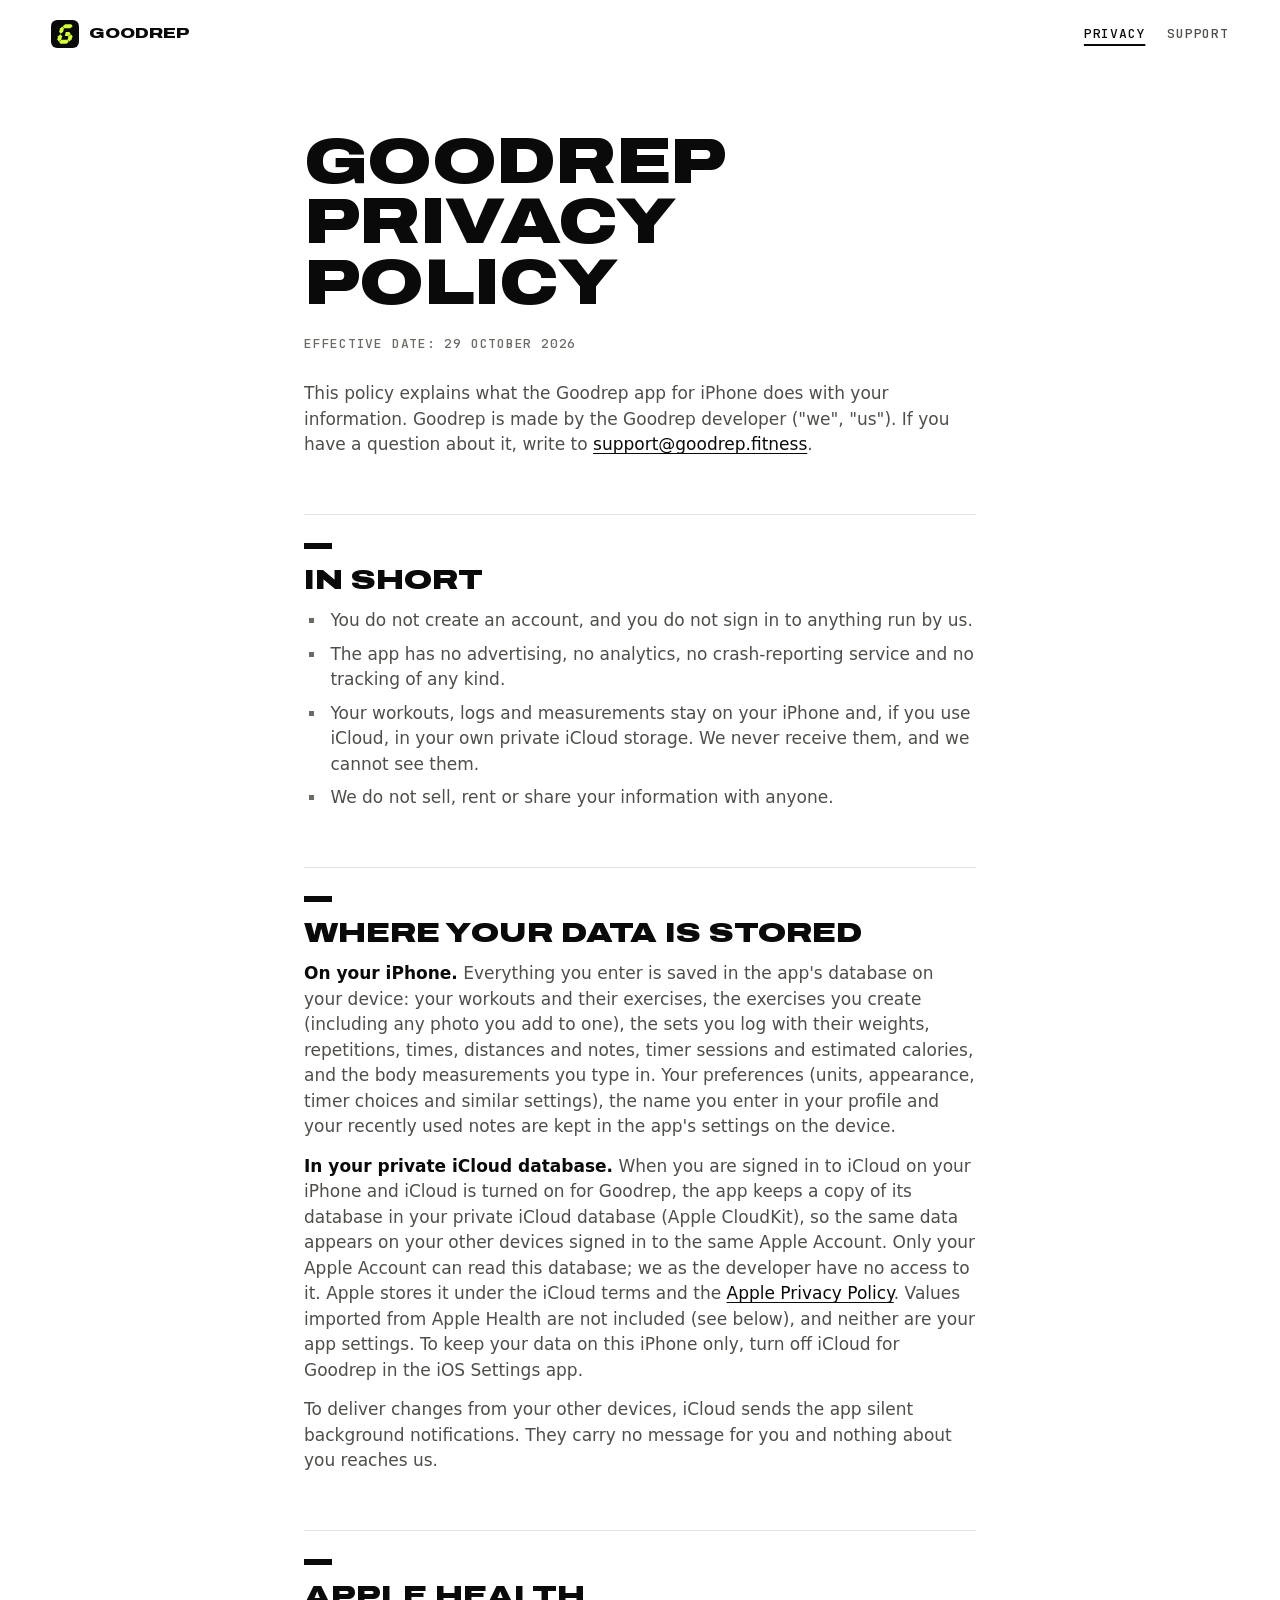
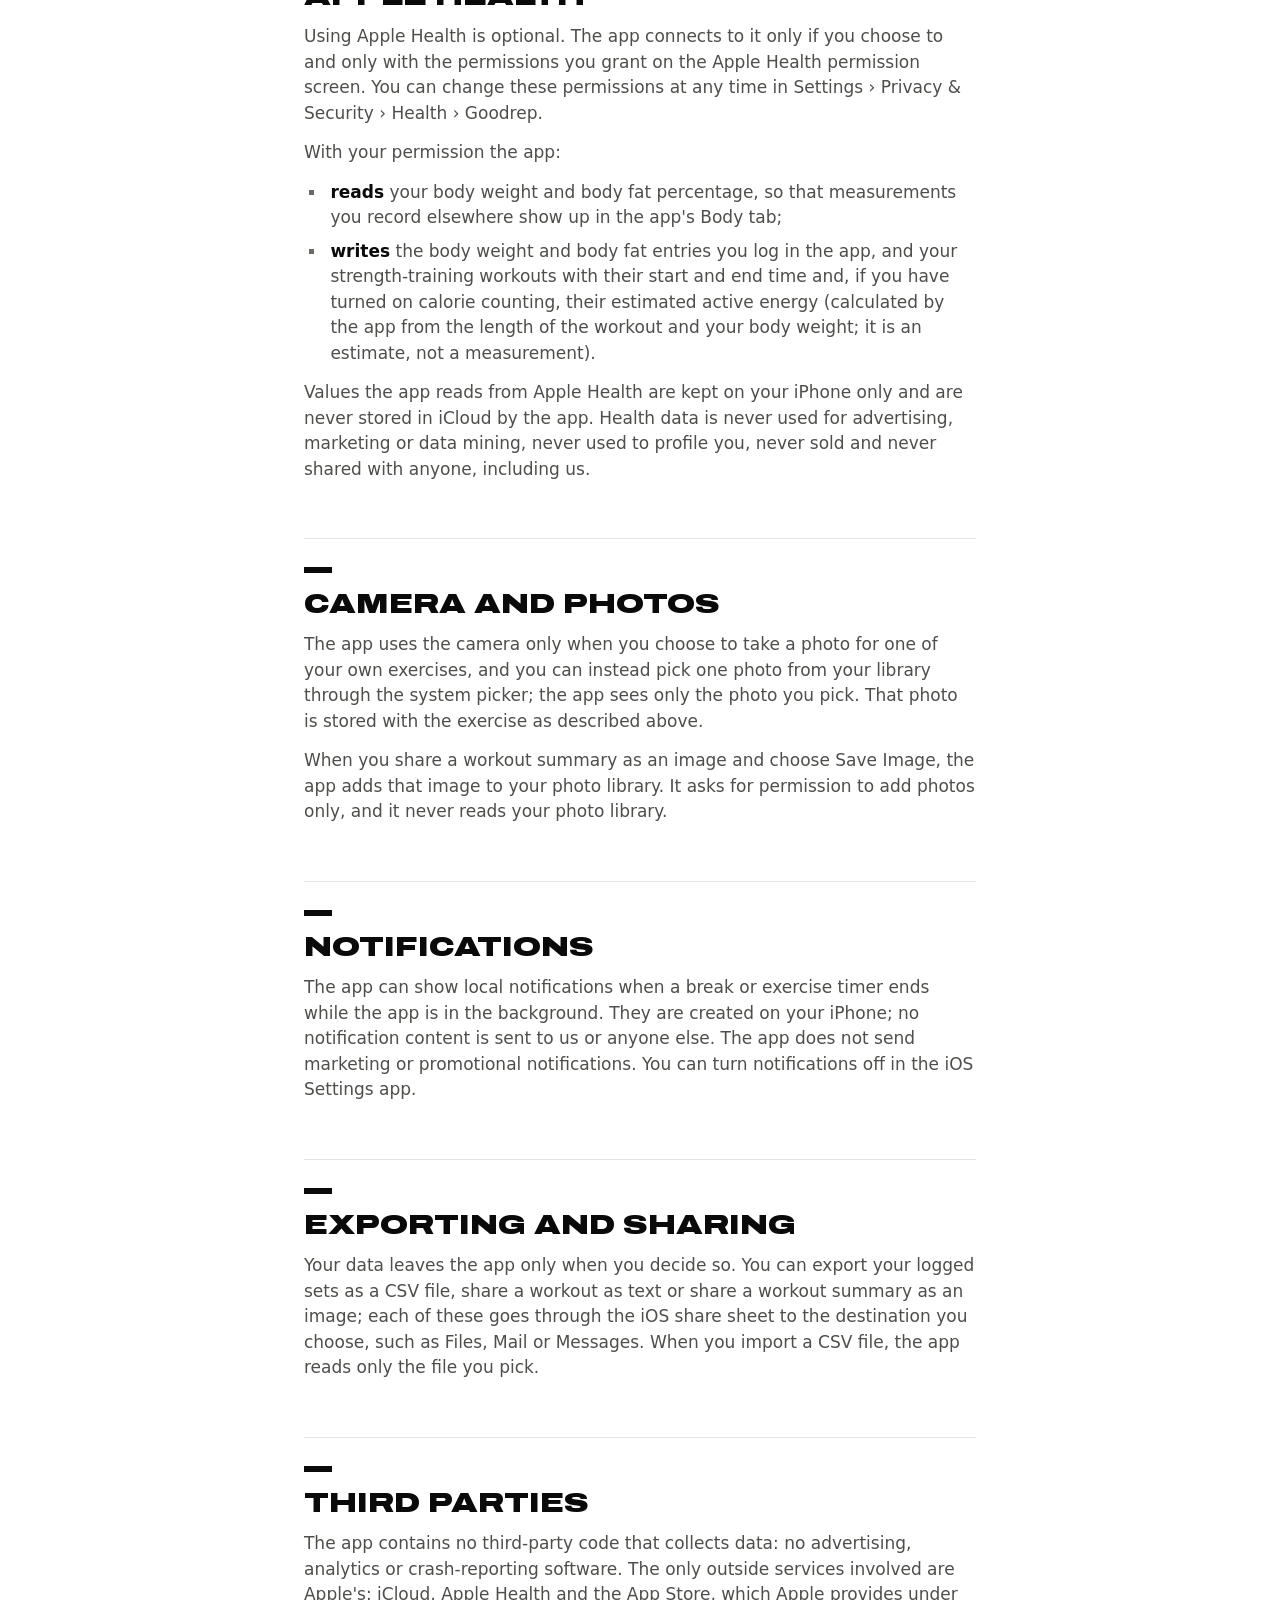
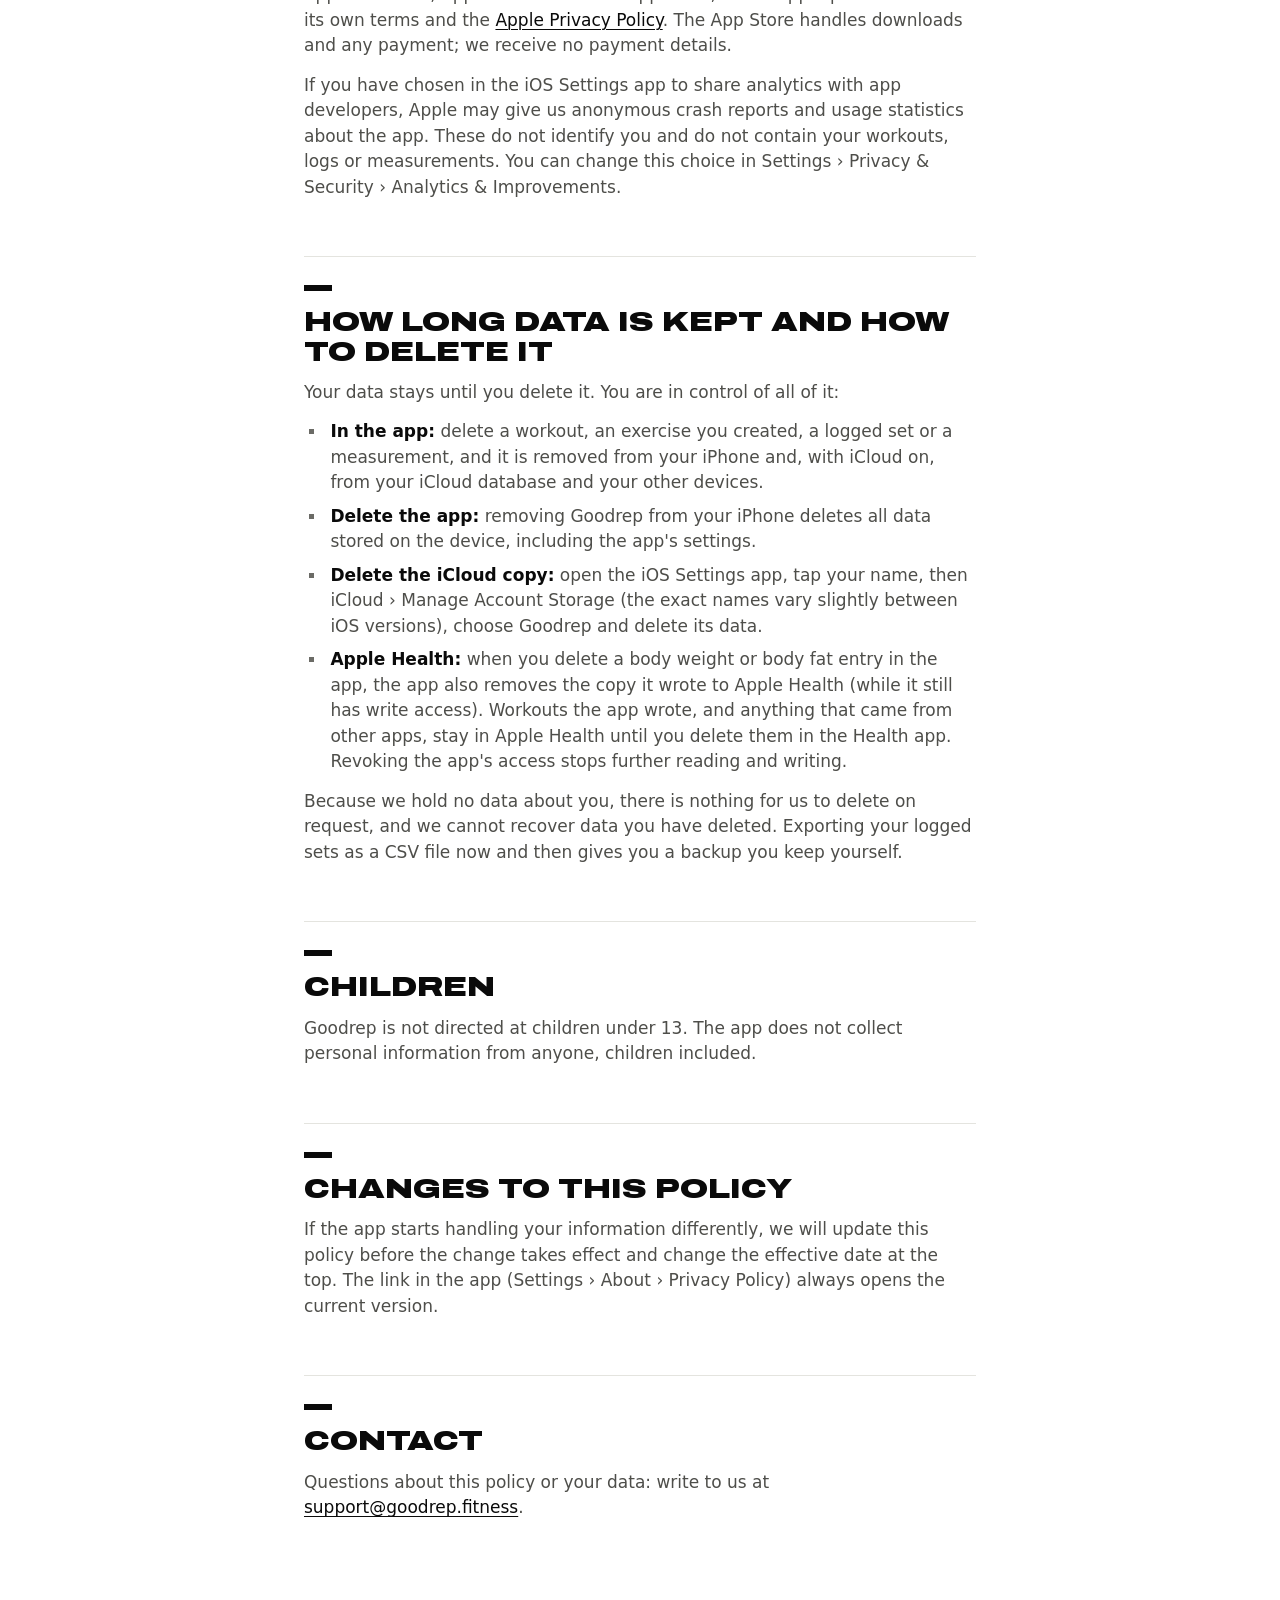
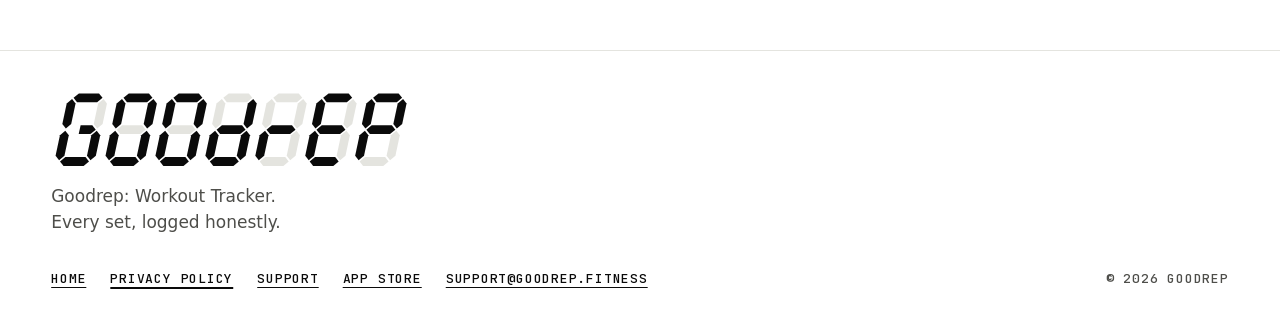
<file: privacy/index.html>
<!doctype html>
<!-- Goodrep Privacy Policy. The App Store listing links here, so the URL /privacy/ must keep working. Text inside <main> is the
     owner's; the header, footer and styles are the site's shared design system (/assets/css/site.css). -->
<html lang="en">
<head>
<meta charset="utf-8">
<meta name="viewport" content="width=device-width, initial-scale=1, viewport-fit=cover">
<title>Goodrep Privacy Policy</title>
<meta name="description" content="How the Goodrep app for iPhone handles your information: no account, no advertising, no analytics and no tracking. Your data stays on your iPhone and in your own iCloud.">
<link rel="canonical" href="https://goodrep.fitness/privacy/">
<meta name="apple-itunes-app" content="app-id=6828292876">
<meta name="theme-color" content="#0A0A0A" media="(prefers-color-scheme: dark)">
<meta name="theme-color" content="#FFFFFF" media="(prefers-color-scheme: light)">
<link rel="icon" href="/favicon.ico" sizes="48x48">
<link rel="icon" href="/assets/brand/favicon.svg" type="image/svg+xml">
<link rel="apple-touch-icon" href="/assets/brand/apple-touch-icon.png">
<link rel="preload" href="/assets/fonts/archivo-expanded-latin.woff2" as="font" type="font/woff2" crossorigin>
<link rel="preload" href="/assets/fonts/jetbrains-mono-latin.woff2" as="font" type="font/woff2" crossorigin>
<link rel="stylesheet" href="/assets/css/site.css">
<style>
/* Long-form pages (privacy, support); everything else comes from /assets/css/site.css. */
.doc { max-width: calc(var(--measure) + 2 * var(--pad)); margin: 0 auto; padding: clamp(24px, 5vw, 64px) var(--pad) var(--section); }
.doc h1 { margin: 0 0 20px; font: 900 clamp(34px, 7vw, 64px)/.95 var(--display); font-stretch: 125%; text-transform: uppercase;
  letter-spacing: -.01em; text-wrap: balance; }
.doc h2 { margin: 56px 0 14px; padding-top: 28px; border-top: 1px solid var(--surface2);
  font: 900 clamp(21px, 2.6vw, 28px)/1.05 var(--display); font-stretch: 125%; text-transform: uppercase; }
.doc h2::before { content: ""; display: block; width: 28px; height: 6px; margin-bottom: 16px; background: var(--mark); }
.doc h3 { margin: 32px 0 6px; font-size: 18px; line-height: 1.35; font-weight: 650; }
.doc p, .doc li { color: var(--text2); overflow-wrap: anywhere; }
.doc p { margin: 0 0 14px; }
.doc strong { color: var(--text); font-weight: 650; }
.doc ul, .doc ol { margin: 0 0 14px; padding-left: 1.4rem; }
.doc ul { list-style: square; }
.doc li { margin: 8px 0; padding-left: 4px; }
.doc li::marker { color: var(--text3); font: 700 15px var(--mono); }
.doc a { color: var(--mark); text-decoration-thickness: 1px; text-underline-offset: 3px; }
.doc a:hover { text-decoration-thickness: 3px; }
.doc h1 + p { font: 500 13px/1.5 var(--mono); text-transform: uppercase; letter-spacing: .06em; color: var(--text3); margin-bottom: 28px; }
footer.site .foot-home { display: block; max-width: 360px; padding: 0; }
</style>
</head>
<body>
<a class="skip" href="#main">Skip to content</a>
<header class="top">
  <a class="brand" href="/" aria-label="Goodrep, home">
    <svg viewBox="200 130 610 760" aria-hidden="true"><path d="M515 144h226l56 74-94 75H477l-56-74z"/><path d="M410 228l56 74-31 126-94 74-56-74 31-125z"/><path d="M535 437h133l56 76-94 74H498z"/><path d="M337 521l56 75-31 125-94 75-56-76 31-124z"/><path d="M369 730h226l56 75-94 75H331l-56-75z"/><path d="M731 521l56 75-31 125-94 75-56-75 31-125z"/></svg>
    GOODREP
  </a>
  <nav aria-label="Pages"><ul class="mono"><li><a href="/privacy/" aria-current="page">Privacy</a></li><li><a href="/support/">Support</a></li></ul></nav>
</header>

<main id="main" class="doc">
<h1>Goodrep Privacy Policy</h1>
<p>Effective date: 29 October 2026</p>
<p>This policy explains what the Goodrep app for iPhone does with your information. Goodrep is made by the Goodrep developer ("we", "us"). If you have a question about it, write to <a href="mailto:support@goodrep.fitness">support@goodrep.fitness</a>.</p>
<h2>In short</h2>
<ul>
<li>You do not create an account, and you do not sign in to anything run by us.</li>
<li>The app has no advertising, no analytics, no crash-reporting service and no tracking of any kind.</li>
<li>Your workouts, logs and measurements stay on your iPhone and, if you use iCloud, in your own private iCloud storage. We never receive them, and we cannot see them.</li>
<li>We do not sell, rent or share your information with anyone.</li>
</ul>
<h2>Where your data is stored</h2>
<p><strong>On your iPhone.</strong> Everything you enter is saved in the app's database on your device: your workouts and their exercises, the exercises you create (including any photo you add to one), the sets you log with their weights, repetitions, times, distances and notes, timer sessions and estimated calories, and the body measurements you type in. Your preferences (units, appearance, timer choices and similar settings), the name you enter in your profile and your recently used notes are kept in the app's settings on the device.</p>
<p><strong>In your private iCloud database.</strong> When you are signed in to iCloud on your iPhone and iCloud is turned on for Goodrep, the app keeps a copy of its database in your private iCloud database (Apple CloudKit), so the same data appears on your other devices signed in to the same Apple Account. Only your Apple Account can read this database; we as the developer have no access to it. Apple stores it under the iCloud terms and the <a href="https://www.apple.com/legal/privacy/">Apple Privacy Policy</a>. Values imported from Apple Health are not included (see below), and neither are your app settings. To keep your data on this iPhone only, turn off iCloud for Goodrep in the iOS Settings app.</p>
<p>To deliver changes from your other devices, iCloud sends the app silent background notifications. They carry no message for you and nothing about you reaches us.</p>
<h2>Apple Health</h2>
<p>Using Apple Health is optional. The app connects to it only if you choose to and only with the permissions you grant on the Apple Health permission screen. You can change these permissions at any time in Settings › Privacy &amp; Security › Health › Goodrep.</p>
<p>With your permission the app:</p>
<ul>
<li><strong>reads</strong> your body weight and body fat percentage, so that measurements you record elsewhere show up in the app's Body tab;</li>
<li><strong>writes</strong> the body weight and body fat entries you log in the app, and your strength-training workouts with their start and end time and, if you have turned on calorie counting, their estimated active energy (calculated by the app from the length of the workout and your body weight; it is an estimate, not a measurement).</li>
</ul>
<p>Values the app reads from Apple Health are kept on your iPhone only and are never stored in iCloud by the app. Health data is never used for advertising, marketing or data mining, never used to profile you, never sold and never shared with anyone, including us.</p>
<h2>Camera and photos</h2>
<p>The app uses the camera only when you choose to take a photo for one of your own exercises, and you can instead pick one photo from your library through the system picker; the app sees only the photo you pick. That photo is stored with the exercise as described above.</p>
<p>When you share a workout summary as an image and choose Save Image, the app adds that image to your photo library. It asks for permission to add photos only, and it never reads your photo library.</p>
<h2>Notifications</h2>
<p>The app can show local notifications when a break or exercise timer ends while the app is in the background. They are created on your iPhone; no notification content is sent to us or anyone else. The app does not send marketing or promotional notifications. You can turn notifications off in the iOS Settings app.</p>
<h2>Exporting and sharing</h2>
<p>Your data leaves the app only when you decide so. You can export your logged sets as a CSV file, share a workout as text or share a workout summary as an image; each of these goes through the iOS share sheet to the destination you choose, such as Files, Mail or Messages. When you import a CSV file, the app reads only the file you pick.</p>
<h2>Third parties</h2>
<p>The app contains no third-party code that collects data: no advertising, analytics or crash-reporting software. The only outside services involved are Apple's: iCloud, Apple Health and the App Store, which Apple provides under its own terms and the <a href="https://www.apple.com/legal/privacy/">Apple Privacy Policy</a>. The App Store handles downloads and any payment; we receive no payment details.</p>
<p>If you have chosen in the iOS Settings app to share analytics with app developers, Apple may give us anonymous crash reports and usage statistics about the app. These do not identify you and do not contain your workouts, logs or measurements. You can change this choice in Settings › Privacy &amp; Security › Analytics &amp; Improvements.</p>
<h2>How long data is kept and how to delete it</h2>
<p>Your data stays until you delete it. You are in control of all of it:</p>
<ul>
<li><strong>In the app:</strong> delete a workout, an exercise you created, a logged set or a measurement, and it is removed from your iPhone and, with iCloud on, from your iCloud database and your other devices.</li>
<li><strong>Delete the app:</strong> removing Goodrep from your iPhone deletes all data stored on the device, including the app's settings.</li>
<li><strong>Delete the iCloud copy:</strong> open the iOS Settings app, tap your name, then iCloud › Manage Account Storage (the exact names vary slightly between iOS versions), choose Goodrep and delete its data.</li>
<li><strong>Apple Health:</strong> when you delete a body weight or body fat entry in the app, the app also removes the copy it wrote to Apple Health (while it still has write access). Workouts the app wrote, and anything that came from other apps, stay in Apple Health until you delete them in the Health app. Revoking the app's access stops further reading and writing.</li>
</ul>
<p>Because we hold no data about you, there is nothing for us to delete on request, and we cannot recover data you have deleted. Exporting your logged sets as a CSV file now and then gives you a backup you keep yourself.</p>
<h2>Children</h2>
<p>Goodrep is not directed at children under 13. The app does not collect personal information from anyone, children included.</p>
<h2>Changes to this policy</h2>
<p>If the app starts handling your information differently, we will update this policy before the change takes effect and change the effective date at the top. The link in the app (Settings › About › Privacy Policy) always opens the current version.</p>
<h2>Contact</h2>
<p>Questions about this policy or your data: write to us at <a href="mailto:support@goodrep.fitness">support@goodrep.fitness</a>.</p>
</main>

<footer class="site">
  <div class="wrap">
    <a href="/" class="foot-home" aria-label="Goodrep home"><!--seg:foot--><svg class="seg" viewBox="-6 -6 894 192" role="img" aria-label="GOODREP"><g transform="translate(38.3 0) skewX(-12)"><polygon points="25.0,0.0 75.0,0.0 86.0,11.0 75.0,22.0 25.0,22.0 14.0,11.0" class="on"/><polygon points="89.0,14.0 100.0,25.0 100.0,76.0 89.0,87.0 78.0,76.0 78.0,25.0"/><polygon points="89.0,93.0 100.0,104.0 100.0,155.0 89.0,166.0 78.0,155.0 78.0,104.0" class="on"/><polygon points="25.0,158.0 75.0,158.0 86.0,169.0 75.0,180.0 25.0,180.0 14.0,169.0" class="on"/><polygon points="11.0,93.0 22.0,104.0 22.0,155.0 11.0,166.0 0.0,155.0 0.0,104.0" class="on"/><polygon points="11.0,14.0 22.0,25.0 22.0,76.0 11.0,87.0 0.0,76.0 0.0,25.0" class="on"/><polygon points="46.0,79.0 75.0,79.0 86.0,90.0 75.0,101.0 46.0,101.0" class="on"/></g><g transform="translate(162.3 0) skewX(-12)"><polygon points="25.0,0.0 75.0,0.0 86.0,11.0 75.0,22.0 25.0,22.0 14.0,11.0" class="on"/><polygon points="89.0,14.0 100.0,25.0 100.0,76.0 89.0,87.0 78.0,76.0 78.0,25.0" class="on"/><polygon points="89.0,93.0 100.0,104.0 100.0,155.0 89.0,166.0 78.0,155.0 78.0,104.0" class="on"/><polygon points="25.0,158.0 75.0,158.0 86.0,169.0 75.0,180.0 25.0,180.0 14.0,169.0" class="on"/><polygon points="11.0,93.0 22.0,104.0 22.0,155.0 11.0,166.0 0.0,155.0 0.0,104.0" class="on"/><polygon points="11.0,14.0 22.0,25.0 22.0,76.0 11.0,87.0 0.0,76.0 0.0,25.0" class="on"/><polygon points="25.0,79.0 75.0,79.0 86.0,90.0 75.0,101.0 25.0,101.0 14.0,90.0"/></g><g transform="translate(286.3 0) skewX(-12)"><polygon points="25.0,0.0 75.0,0.0 86.0,11.0 75.0,22.0 25.0,22.0 14.0,11.0" class="on"/><polygon points="89.0,14.0 100.0,25.0 100.0,76.0 89.0,87.0 78.0,76.0 78.0,25.0" class="on"/><polygon points="89.0,93.0 100.0,104.0 100.0,155.0 89.0,166.0 78.0,155.0 78.0,104.0" class="on"/><polygon points="25.0,158.0 75.0,158.0 86.0,169.0 75.0,180.0 25.0,180.0 14.0,169.0" class="on"/><polygon points="11.0,93.0 22.0,104.0 22.0,155.0 11.0,166.0 0.0,155.0 0.0,104.0" class="on"/><polygon points="11.0,14.0 22.0,25.0 22.0,76.0 11.0,87.0 0.0,76.0 0.0,25.0" class="on"/><polygon points="25.0,79.0 75.0,79.0 86.0,90.0 75.0,101.0 25.0,101.0 14.0,90.0"/></g><g transform="translate(410.3 0) skewX(-12)"><polygon points="25.0,0.0 75.0,0.0 86.0,11.0 75.0,22.0 25.0,22.0 14.0,11.0"/><polygon points="89.0,14.0 100.0,25.0 100.0,76.0 89.0,87.0 78.0,76.0 78.0,25.0" class="on"/><polygon points="89.0,93.0 100.0,104.0 100.0,155.0 89.0,166.0 78.0,155.0 78.0,104.0" class="on"/><polygon points="25.0,158.0 75.0,158.0 86.0,169.0 75.0,180.0 25.0,180.0 14.0,169.0" class="on"/><polygon points="11.0,93.0 22.0,104.0 22.0,155.0 11.0,166.0 0.0,155.0 0.0,104.0" class="on"/><polygon points="11.0,14.0 22.0,25.0 22.0,76.0 11.0,87.0 0.0,76.0 0.0,25.0"/><polygon points="25.0,79.0 75.0,79.0 86.0,90.0 75.0,101.0 25.0,101.0 14.0,90.0" class="on"/></g><g transform="translate(534.3 0) skewX(-12)"><polygon points="25.0,0.0 75.0,0.0 86.0,11.0 75.0,22.0 25.0,22.0 14.0,11.0"/><polygon points="89.0,14.0 100.0,25.0 100.0,76.0 89.0,87.0 78.0,76.0 78.0,25.0"/><polygon points="89.0,93.0 100.0,104.0 100.0,155.0 89.0,166.0 78.0,155.0 78.0,104.0"/><polygon points="25.0,158.0 75.0,158.0 86.0,169.0 75.0,180.0 25.0,180.0 14.0,169.0"/><polygon points="11.0,93.0 22.0,104.0 22.0,155.0 11.0,166.0 0.0,155.0 0.0,104.0" class="on"/><polygon points="11.0,14.0 22.0,25.0 22.0,76.0 11.0,87.0 0.0,76.0 0.0,25.0"/><polygon points="25.0,79.0 75.0,79.0 86.0,90.0 75.0,101.0 25.0,101.0 14.0,90.0" class="on"/></g><g transform="translate(658.3 0) skewX(-12)"><polygon points="25.0,0.0 75.0,0.0 86.0,11.0 75.0,22.0 25.0,22.0 14.0,11.0" class="on"/><polygon points="89.0,14.0 100.0,25.0 100.0,76.0 89.0,87.0 78.0,76.0 78.0,25.0"/><polygon points="89.0,93.0 100.0,104.0 100.0,155.0 89.0,166.0 78.0,155.0 78.0,104.0"/><polygon points="25.0,158.0 75.0,158.0 86.0,169.0 75.0,180.0 25.0,180.0 14.0,169.0" class="on"/><polygon points="11.0,93.0 22.0,104.0 22.0,155.0 11.0,166.0 0.0,155.0 0.0,104.0" class="on"/><polygon points="11.0,14.0 22.0,25.0 22.0,76.0 11.0,87.0 0.0,76.0 0.0,25.0" class="on"/><polygon points="25.0,79.0 75.0,79.0 86.0,90.0 75.0,101.0 25.0,101.0 14.0,90.0" class="on"/></g><g transform="translate(782.3 0) skewX(-12)"><polygon points="25.0,0.0 75.0,0.0 86.0,11.0 75.0,22.0 25.0,22.0 14.0,11.0" class="on"/><polygon points="89.0,14.0 100.0,25.0 100.0,76.0 89.0,87.0 78.0,76.0 78.0,25.0" class="on"/><polygon points="89.0,93.0 100.0,104.0 100.0,155.0 89.0,166.0 78.0,155.0 78.0,104.0"/><polygon points="25.0,158.0 75.0,158.0 86.0,169.0 75.0,180.0 25.0,180.0 14.0,169.0"/><polygon points="11.0,93.0 22.0,104.0 22.0,155.0 11.0,166.0 0.0,155.0 0.0,104.0" class="on"/><polygon points="11.0,14.0 22.0,25.0 22.0,76.0 11.0,87.0 0.0,76.0 0.0,25.0" class="on"/><polygon points="25.0,79.0 75.0,79.0 86.0,90.0 75.0,101.0 25.0,101.0 14.0,90.0" class="on"/></g></svg><!--/seg--></a>
    <p class="tagline">Goodrep: Workout Tracker.<br> Every set, logged honestly.</p>
    <div class="row mono">
      <nav aria-label="Site"><ul>
        <li><a href="/">Home</a></li>
        <li><a href="/privacy/" aria-current="page">Privacy policy</a></li>
        <li><a href="/support/">Support</a></li>
        <li><a href="https://apps.apple.com/app/id6828292876">App Store</a></li>
        <li><a href="mailto:support@goodrep.fitness">support@goodrep.fitness</a></li>
      </ul></nav>
      <p>© 2026 Goodrep</p>
    </div>
  </div>
</footer>
</body>
</html>
</file>
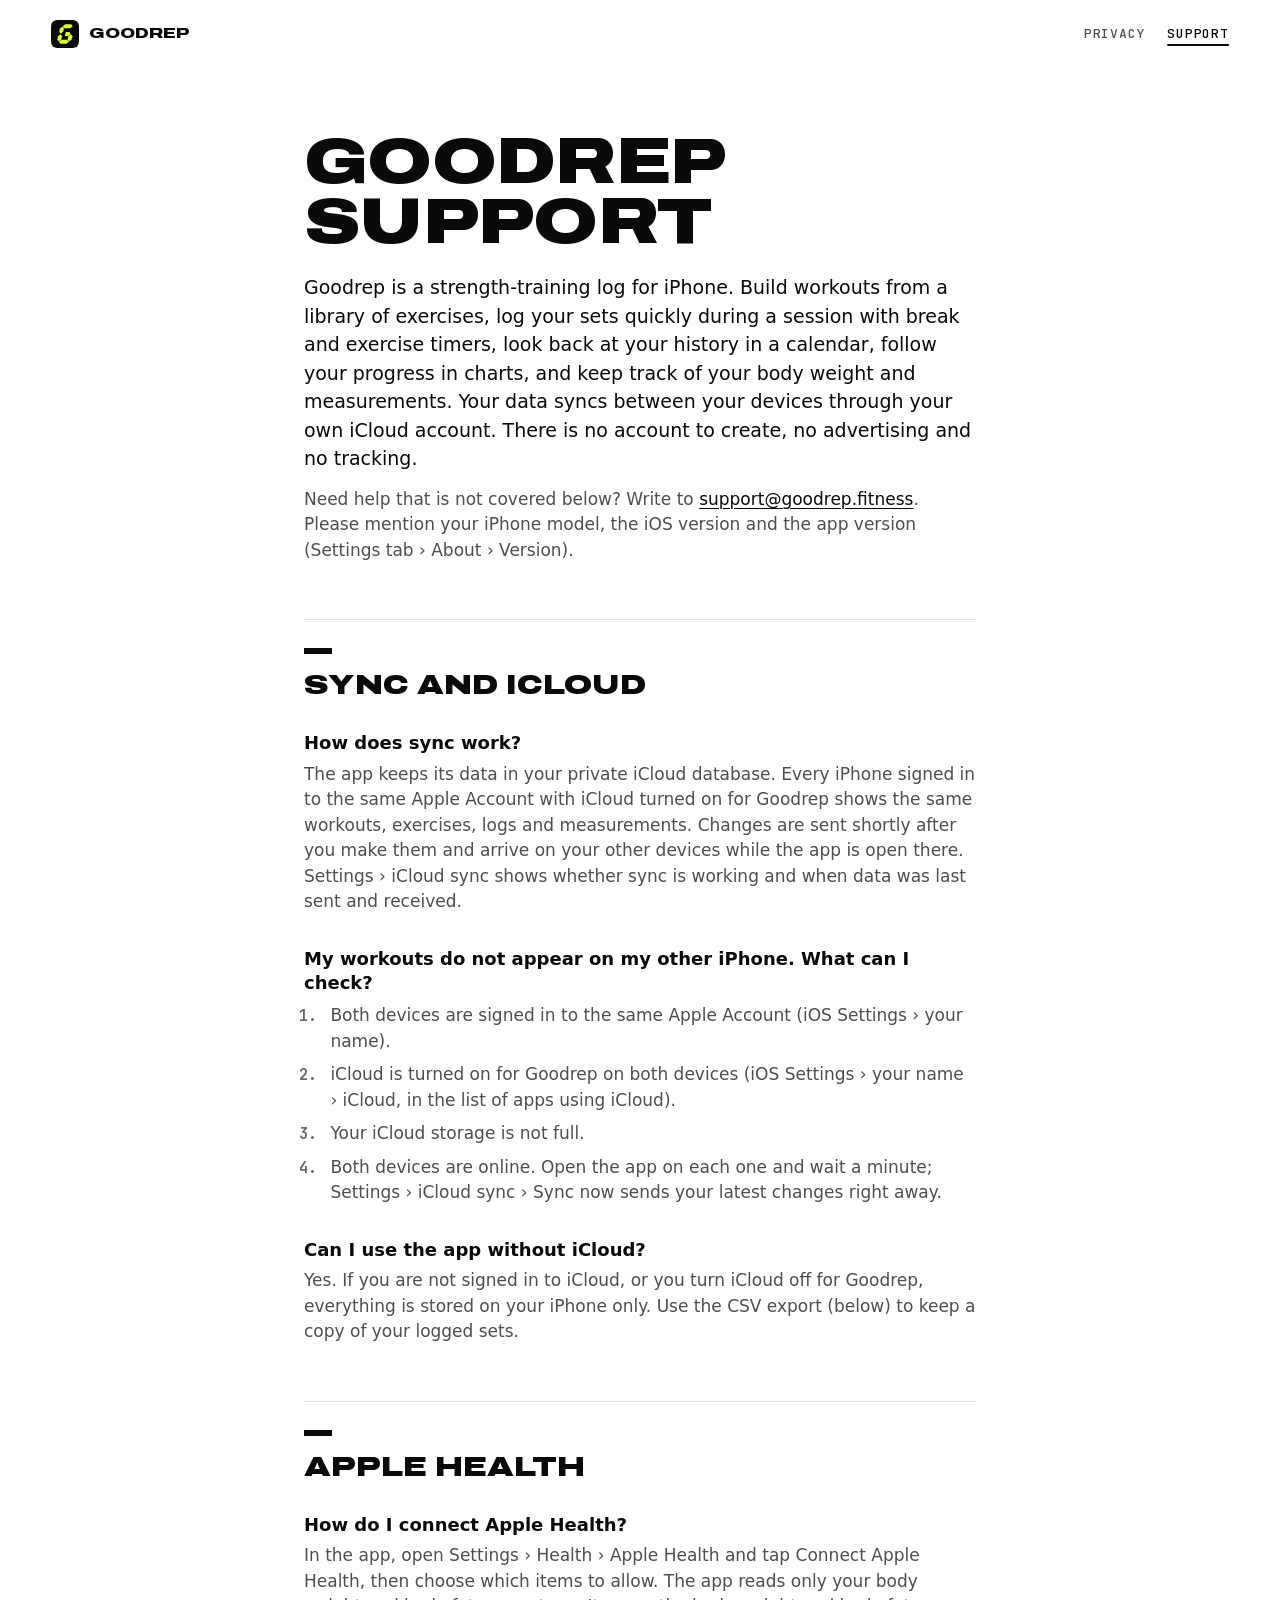
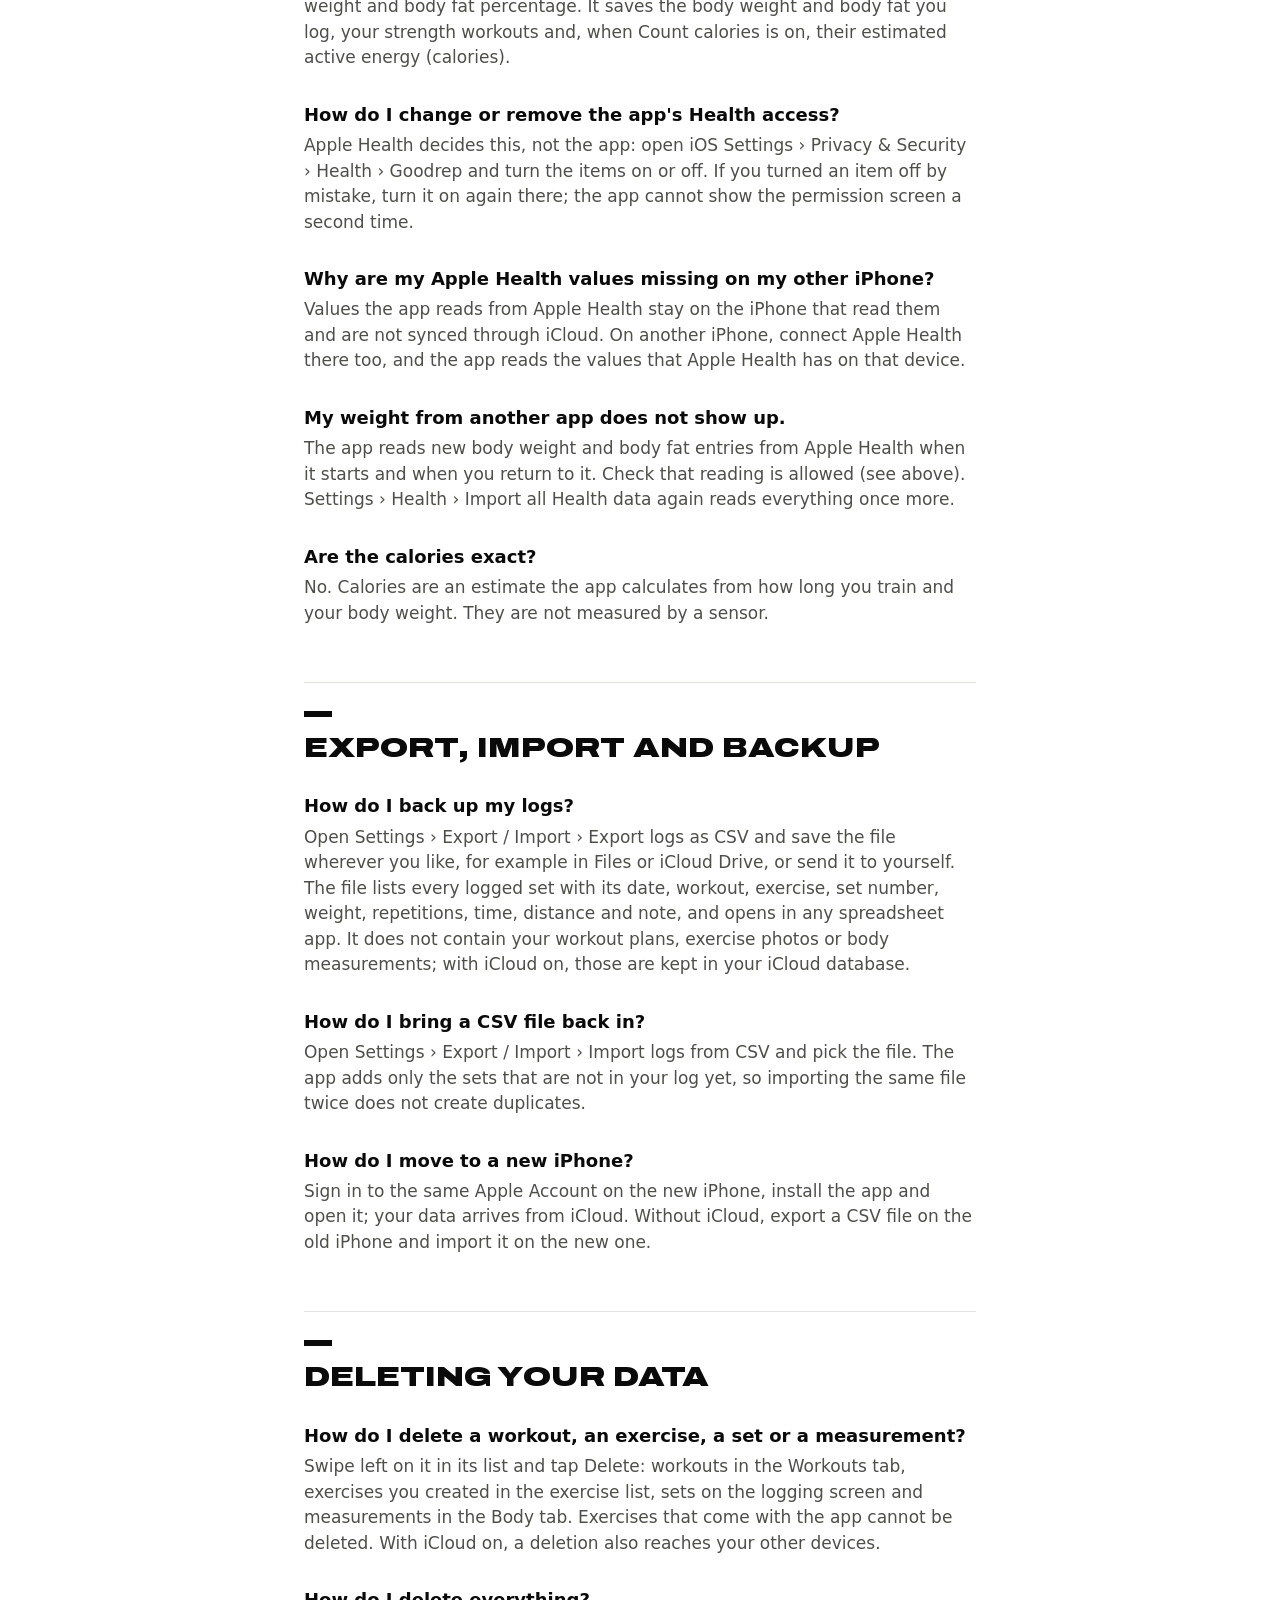
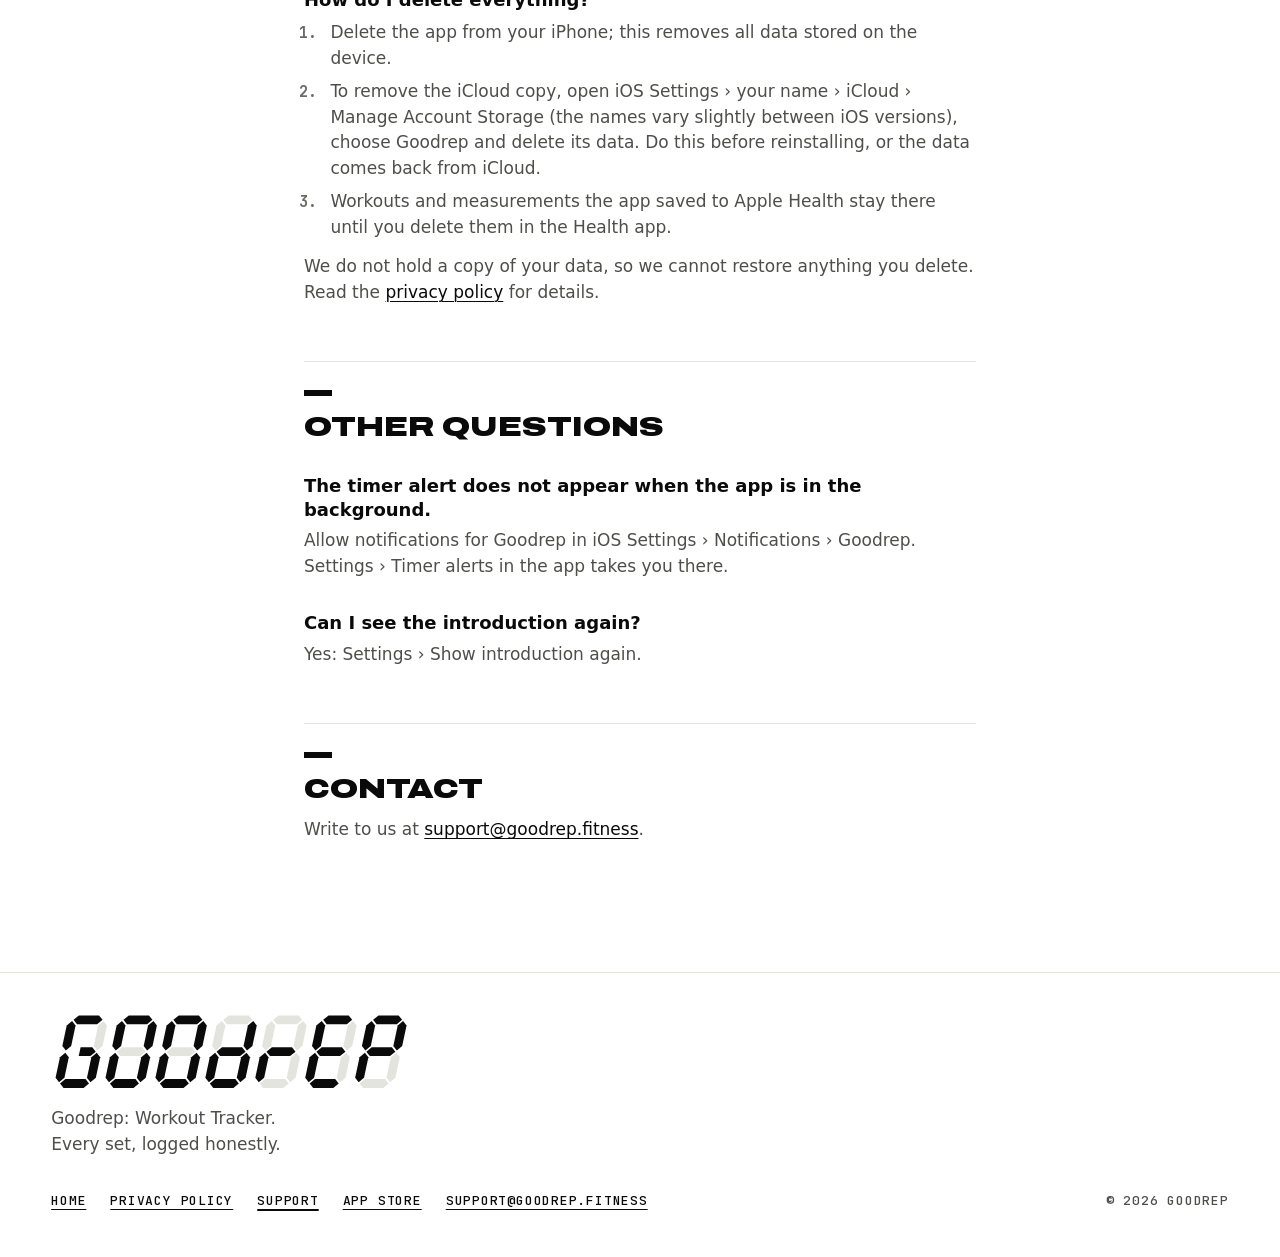
<file: support/index.html>
<!doctype html>
<!-- Goodrep Support. The App Store listing links here, so the URL /support/ must keep working. Text inside <main> is the
     owner's; the header, footer and styles are the site's shared design system (/assets/css/site.css). -->
<html lang="en">
<head>
<meta charset="utf-8">
<meta name="viewport" content="width=device-width, initial-scale=1, viewport-fit=cover">
<title>Goodrep Support</title>
<meta name="description" content="Help with Goodrep for iPhone: iCloud sync, Apple Health, CSV export and import, deleting your data, and how to reach us at support@goodrep.fitness.">
<link rel="canonical" href="https://goodrep.fitness/support/">
<meta name="apple-itunes-app" content="app-id=6828292876">
<meta name="theme-color" content="#0A0A0A" media="(prefers-color-scheme: dark)">
<meta name="theme-color" content="#FFFFFF" media="(prefers-color-scheme: light)">
<link rel="icon" href="/favicon.ico" sizes="48x48">
<link rel="icon" href="/assets/brand/favicon.svg" type="image/svg+xml">
<link rel="apple-touch-icon" href="/assets/brand/apple-touch-icon.png">
<link rel="preload" href="/assets/fonts/archivo-expanded-latin.woff2" as="font" type="font/woff2" crossorigin>
<link rel="preload" href="/assets/fonts/jetbrains-mono-latin.woff2" as="font" type="font/woff2" crossorigin>
<link rel="stylesheet" href="/assets/css/site.css">
<style>
/* Long-form pages (privacy, support); everything else comes from /assets/css/site.css. */
.doc { max-width: calc(var(--measure) + 2 * var(--pad)); margin: 0 auto; padding: clamp(24px, 5vw, 64px) var(--pad) var(--section); }
.doc h1 { margin: 0 0 20px; font: 900 clamp(34px, 7vw, 64px)/.95 var(--display); font-stretch: 125%; text-transform: uppercase;
  letter-spacing: -.01em; text-wrap: balance; }
.doc h2 { margin: 56px 0 14px; padding-top: 28px; border-top: 1px solid var(--surface2);
  font: 900 clamp(21px, 2.6vw, 28px)/1.05 var(--display); font-stretch: 125%; text-transform: uppercase; }
.doc h2::before { content: ""; display: block; width: 28px; height: 6px; margin-bottom: 16px; background: var(--mark); }
.doc h3 { margin: 32px 0 6px; font-size: 18px; line-height: 1.35; font-weight: 650; }
.doc p, .doc li { color: var(--text2); overflow-wrap: anywhere; }
.doc p { margin: 0 0 14px; }
.doc strong { color: var(--text); font-weight: 650; }
.doc ul, .doc ol { margin: 0 0 14px; padding-left: 1.4rem; }
.doc ul { list-style: square; }
.doc li { margin: 8px 0; padding-left: 4px; }
.doc li::marker { color: var(--text3); font: 700 15px var(--mono); }
.doc a { color: var(--mark); text-decoration-thickness: 1px; text-underline-offset: 3px; }
.doc a:hover { text-decoration-thickness: 3px; }
.doc h1 + p { font-size: clamp(17px, 1.5vw, 19px); color: var(--text); }
footer.site .foot-home { display: block; max-width: 360px; padding: 0; }
</style>
</head>
<body>
<a class="skip" href="#main">Skip to content</a>
<header class="top">
  <a class="brand" href="/" aria-label="Goodrep, home">
    <svg viewBox="200 130 610 760" aria-hidden="true"><path d="M515 144h226l56 74-94 75H477l-56-74z"/><path d="M410 228l56 74-31 126-94 74-56-74 31-125z"/><path d="M535 437h133l56 76-94 74H498z"/><path d="M337 521l56 75-31 125-94 75-56-76 31-124z"/><path d="M369 730h226l56 75-94 75H331l-56-75z"/><path d="M731 521l56 75-31 125-94 75-56-75 31-125z"/></svg>
    GOODREP
  </a>
  <nav aria-label="Pages"><ul class="mono"><li><a href="/privacy/">Privacy</a></li><li><a href="/support/" aria-current="page">Support</a></li></ul></nav>
</header>

<main id="main" class="doc">
<h1>Goodrep Support</h1>
<p>Goodrep is a strength-training log for iPhone. Build workouts from a library of exercises, log your sets quickly during a session with break and exercise timers, look back at your history in a calendar, follow your progress in charts, and keep track of your body weight and measurements. Your data syncs between your devices through your own iCloud account. There is no account to create, no advertising and no tracking.</p>
<p>Need help that is not covered below? Write to <a href="mailto:support@goodrep.fitness">support@goodrep.fitness</a>. Please mention your iPhone model, the iOS version and the app version (Settings tab › About › Version).</p>
<h2>Sync and iCloud</h2>
<h3>How does sync work?</h3>
<p>The app keeps its data in your private iCloud database. Every iPhone signed in to the same Apple Account with iCloud turned on for Goodrep shows the same workouts, exercises, logs and measurements. Changes are sent shortly after you make them and arrive on your other devices while the app is open there. Settings › iCloud sync shows whether sync is working and when data was last sent and received.</p>
<h3>My workouts do not appear on my other iPhone. What can I check?</h3>
<ol>
<li>Both devices are signed in to the same Apple Account (iOS Settings › your name).</li>
<li>iCloud is turned on for Goodrep on both devices (iOS Settings › your name › iCloud, in the list of apps using iCloud).</li>
<li>Your iCloud storage is not full.</li>
<li>Both devices are online. Open the app on each one and wait a minute; Settings › iCloud sync › Sync now sends your latest changes right away.</li>
</ol>
<h3>Can I use the app without iCloud?</h3>
<p>Yes. If you are not signed in to iCloud, or you turn iCloud off for Goodrep, everything is stored on your iPhone only. Use the CSV export (below) to keep a copy of your logged sets.</p>
<h2>Apple Health</h2>
<h3>How do I connect Apple Health?</h3>
<p>In the app, open Settings › Health › Apple Health and tap Connect Apple Health, then choose which items to allow. The app reads only your body weight and body fat percentage. It saves the body weight and body fat you log, your strength workouts and, when Count calories is on, their estimated active energy (calories).</p>
<h3>How do I change or remove the app's Health access?</h3>
<p>Apple Health decides this, not the app: open iOS Settings › Privacy &amp; Security › Health › Goodrep and turn the items on or off. If you turned an item off by mistake, turn it on again there; the app cannot show the permission screen a second time.</p>
<h3>Why are my Apple Health values missing on my other iPhone?</h3>
<p>Values the app reads from Apple Health stay on the iPhone that read them and are not synced through iCloud. On another iPhone, connect Apple Health there too, and the app reads the values that Apple Health has on that device.</p>
<h3>My weight from another app does not show up.</h3>
<p>The app reads new body weight and body fat entries from Apple Health when it starts and when you return to it. Check that reading is allowed (see above). Settings › Health › Import all Health data again reads everything once more.</p>
<h3>Are the calories exact?</h3>
<p>No. Calories are an estimate the app calculates from how long you train and your body weight. They are not measured by a sensor.</p>
<h2>Export, import and backup</h2>
<h3>How do I back up my logs?</h3>
<p>Open Settings › Export / Import › Export logs as CSV and save the file wherever you like, for example in Files or iCloud Drive, or send it to yourself. The file lists every logged set with its date, workout, exercise, set number, weight, repetitions, time, distance and note, and opens in any spreadsheet app. It does not contain your workout plans, exercise photos or body measurements; with iCloud on, those are kept in your iCloud database.</p>
<h3>How do I bring a CSV file back in?</h3>
<p>Open Settings › Export / Import › Import logs from CSV and pick the file. The app adds only the sets that are not in your log yet, so importing the same file twice does not create duplicates.</p>
<h3>How do I move to a new iPhone?</h3>
<p>Sign in to the same Apple Account on the new iPhone, install the app and open it; your data arrives from iCloud. Without iCloud, export a CSV file on the old iPhone and import it on the new one.</p>
<h2>Deleting your data</h2>
<h3>How do I delete a workout, an exercise, a set or a measurement?</h3>
<p>Swipe left on it in its list and tap Delete: workouts in the Workouts tab, exercises you created in the exercise list, sets on the logging screen and measurements in the Body tab. Exercises that come with the app cannot be deleted. With iCloud on, a deletion also reaches your other devices.</p>
<h3>How do I delete everything?</h3>
<ol>
<li>Delete the app from your iPhone; this removes all data stored on the device.</li>
<li>To remove the iCloud copy, open iOS Settings › your name › iCloud › Manage Account Storage (the names vary slightly between iOS versions), choose Goodrep and delete its data. Do this before reinstalling, or the data comes back from iCloud.</li>
<li>Workouts and measurements the app saved to Apple Health stay there until you delete them in the Health app.</li>
</ol>
<p>We do not hold a copy of your data, so we cannot restore anything you delete. Read the <a href="https://goodrep.fitness/privacy">privacy policy</a> for details.</p>
<h2>Other questions</h2>
<h3>The timer alert does not appear when the app is in the background.</h3>
<p>Allow notifications for Goodrep in iOS Settings › Notifications › Goodrep. Settings › Timer alerts in the app takes you there.</p>
<h3>Can I see the introduction again?</h3>
<p>Yes: Settings › Show introduction again.</p>
<h2>Contact</h2>
<p>Write to us at <a href="mailto:support@goodrep.fitness">support@goodrep.fitness</a>.</p>
</main>

<footer class="site">
  <div class="wrap">
    <a href="/" class="foot-home" aria-label="Goodrep home"><!--seg:foot--><svg class="seg" viewBox="-6 -6 894 192" role="img" aria-label="GOODREP"><g transform="translate(38.3 0) skewX(-12)"><polygon points="25.0,0.0 75.0,0.0 86.0,11.0 75.0,22.0 25.0,22.0 14.0,11.0" class="on"/><polygon points="89.0,14.0 100.0,25.0 100.0,76.0 89.0,87.0 78.0,76.0 78.0,25.0"/><polygon points="89.0,93.0 100.0,104.0 100.0,155.0 89.0,166.0 78.0,155.0 78.0,104.0" class="on"/><polygon points="25.0,158.0 75.0,158.0 86.0,169.0 75.0,180.0 25.0,180.0 14.0,169.0" class="on"/><polygon points="11.0,93.0 22.0,104.0 22.0,155.0 11.0,166.0 0.0,155.0 0.0,104.0" class="on"/><polygon points="11.0,14.0 22.0,25.0 22.0,76.0 11.0,87.0 0.0,76.0 0.0,25.0" class="on"/><polygon points="46.0,79.0 75.0,79.0 86.0,90.0 75.0,101.0 46.0,101.0" class="on"/></g><g transform="translate(162.3 0) skewX(-12)"><polygon points="25.0,0.0 75.0,0.0 86.0,11.0 75.0,22.0 25.0,22.0 14.0,11.0" class="on"/><polygon points="89.0,14.0 100.0,25.0 100.0,76.0 89.0,87.0 78.0,76.0 78.0,25.0" class="on"/><polygon points="89.0,93.0 100.0,104.0 100.0,155.0 89.0,166.0 78.0,155.0 78.0,104.0" class="on"/><polygon points="25.0,158.0 75.0,158.0 86.0,169.0 75.0,180.0 25.0,180.0 14.0,169.0" class="on"/><polygon points="11.0,93.0 22.0,104.0 22.0,155.0 11.0,166.0 0.0,155.0 0.0,104.0" class="on"/><polygon points="11.0,14.0 22.0,25.0 22.0,76.0 11.0,87.0 0.0,76.0 0.0,25.0" class="on"/><polygon points="25.0,79.0 75.0,79.0 86.0,90.0 75.0,101.0 25.0,101.0 14.0,90.0"/></g><g transform="translate(286.3 0) skewX(-12)"><polygon points="25.0,0.0 75.0,0.0 86.0,11.0 75.0,22.0 25.0,22.0 14.0,11.0" class="on"/><polygon points="89.0,14.0 100.0,25.0 100.0,76.0 89.0,87.0 78.0,76.0 78.0,25.0" class="on"/><polygon points="89.0,93.0 100.0,104.0 100.0,155.0 89.0,166.0 78.0,155.0 78.0,104.0" class="on"/><polygon points="25.0,158.0 75.0,158.0 86.0,169.0 75.0,180.0 25.0,180.0 14.0,169.0" class="on"/><polygon points="11.0,93.0 22.0,104.0 22.0,155.0 11.0,166.0 0.0,155.0 0.0,104.0" class="on"/><polygon points="11.0,14.0 22.0,25.0 22.0,76.0 11.0,87.0 0.0,76.0 0.0,25.0" class="on"/><polygon points="25.0,79.0 75.0,79.0 86.0,90.0 75.0,101.0 25.0,101.0 14.0,90.0"/></g><g transform="translate(410.3 0) skewX(-12)"><polygon points="25.0,0.0 75.0,0.0 86.0,11.0 75.0,22.0 25.0,22.0 14.0,11.0"/><polygon points="89.0,14.0 100.0,25.0 100.0,76.0 89.0,87.0 78.0,76.0 78.0,25.0" class="on"/><polygon points="89.0,93.0 100.0,104.0 100.0,155.0 89.0,166.0 78.0,155.0 78.0,104.0" class="on"/><polygon points="25.0,158.0 75.0,158.0 86.0,169.0 75.0,180.0 25.0,180.0 14.0,169.0" class="on"/><polygon points="11.0,93.0 22.0,104.0 22.0,155.0 11.0,166.0 0.0,155.0 0.0,104.0" class="on"/><polygon points="11.0,14.0 22.0,25.0 22.0,76.0 11.0,87.0 0.0,76.0 0.0,25.0"/><polygon points="25.0,79.0 75.0,79.0 86.0,90.0 75.0,101.0 25.0,101.0 14.0,90.0" class="on"/></g><g transform="translate(534.3 0) skewX(-12)"><polygon points="25.0,0.0 75.0,0.0 86.0,11.0 75.0,22.0 25.0,22.0 14.0,11.0"/><polygon points="89.0,14.0 100.0,25.0 100.0,76.0 89.0,87.0 78.0,76.0 78.0,25.0"/><polygon points="89.0,93.0 100.0,104.0 100.0,155.0 89.0,166.0 78.0,155.0 78.0,104.0"/><polygon points="25.0,158.0 75.0,158.0 86.0,169.0 75.0,180.0 25.0,180.0 14.0,169.0"/><polygon points="11.0,93.0 22.0,104.0 22.0,155.0 11.0,166.0 0.0,155.0 0.0,104.0" class="on"/><polygon points="11.0,14.0 22.0,25.0 22.0,76.0 11.0,87.0 0.0,76.0 0.0,25.0"/><polygon points="25.0,79.0 75.0,79.0 86.0,90.0 75.0,101.0 25.0,101.0 14.0,90.0" class="on"/></g><g transform="translate(658.3 0) skewX(-12)"><polygon points="25.0,0.0 75.0,0.0 86.0,11.0 75.0,22.0 25.0,22.0 14.0,11.0" class="on"/><polygon points="89.0,14.0 100.0,25.0 100.0,76.0 89.0,87.0 78.0,76.0 78.0,25.0"/><polygon points="89.0,93.0 100.0,104.0 100.0,155.0 89.0,166.0 78.0,155.0 78.0,104.0"/><polygon points="25.0,158.0 75.0,158.0 86.0,169.0 75.0,180.0 25.0,180.0 14.0,169.0" class="on"/><polygon points="11.0,93.0 22.0,104.0 22.0,155.0 11.0,166.0 0.0,155.0 0.0,104.0" class="on"/><polygon points="11.0,14.0 22.0,25.0 22.0,76.0 11.0,87.0 0.0,76.0 0.0,25.0" class="on"/><polygon points="25.0,79.0 75.0,79.0 86.0,90.0 75.0,101.0 25.0,101.0 14.0,90.0" class="on"/></g><g transform="translate(782.3 0) skewX(-12)"><polygon points="25.0,0.0 75.0,0.0 86.0,11.0 75.0,22.0 25.0,22.0 14.0,11.0" class="on"/><polygon points="89.0,14.0 100.0,25.0 100.0,76.0 89.0,87.0 78.0,76.0 78.0,25.0" class="on"/><polygon points="89.0,93.0 100.0,104.0 100.0,155.0 89.0,166.0 78.0,155.0 78.0,104.0"/><polygon points="25.0,158.0 75.0,158.0 86.0,169.0 75.0,180.0 25.0,180.0 14.0,169.0"/><polygon points="11.0,93.0 22.0,104.0 22.0,155.0 11.0,166.0 0.0,155.0 0.0,104.0" class="on"/><polygon points="11.0,14.0 22.0,25.0 22.0,76.0 11.0,87.0 0.0,76.0 0.0,25.0" class="on"/><polygon points="25.0,79.0 75.0,79.0 86.0,90.0 75.0,101.0 25.0,101.0 14.0,90.0" class="on"/></g></svg><!--/seg--></a>
    <p class="tagline">Goodrep: Workout Tracker.<br> Every set, logged honestly.</p>
    <div class="row mono">
      <nav aria-label="Site"><ul>
        <li><a href="/">Home</a></li>
        <li><a href="/privacy/">Privacy policy</a></li>
        <li><a href="/support/" aria-current="page">Support</a></li>
        <li><a href="https://apps.apple.com/app/id6828292876">App Store</a></li>
        <li><a href="mailto:support@goodrep.fitness">support@goodrep.fitness</a></li>
      </ul></nav>
      <p>© 2026 Goodrep</p>
    </div>
  </div>
</footer>
</body>
</html>
</file>
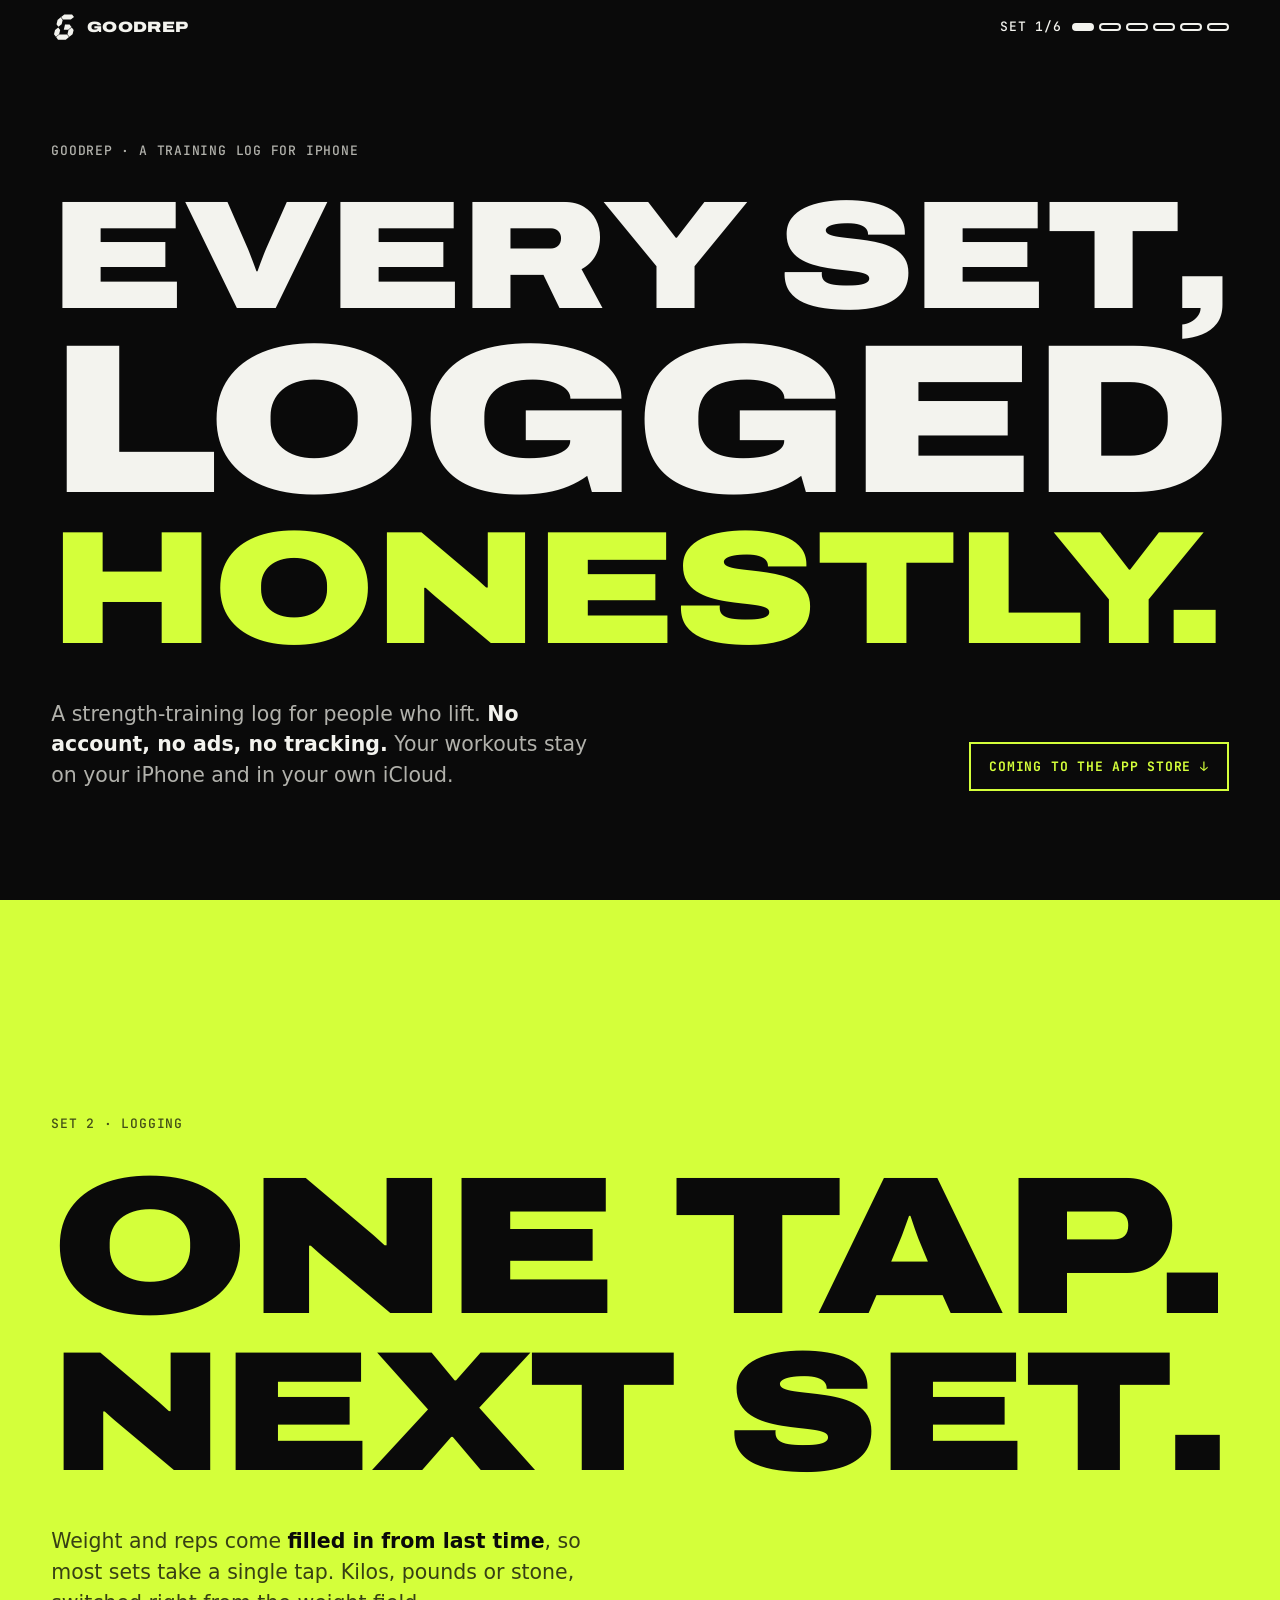
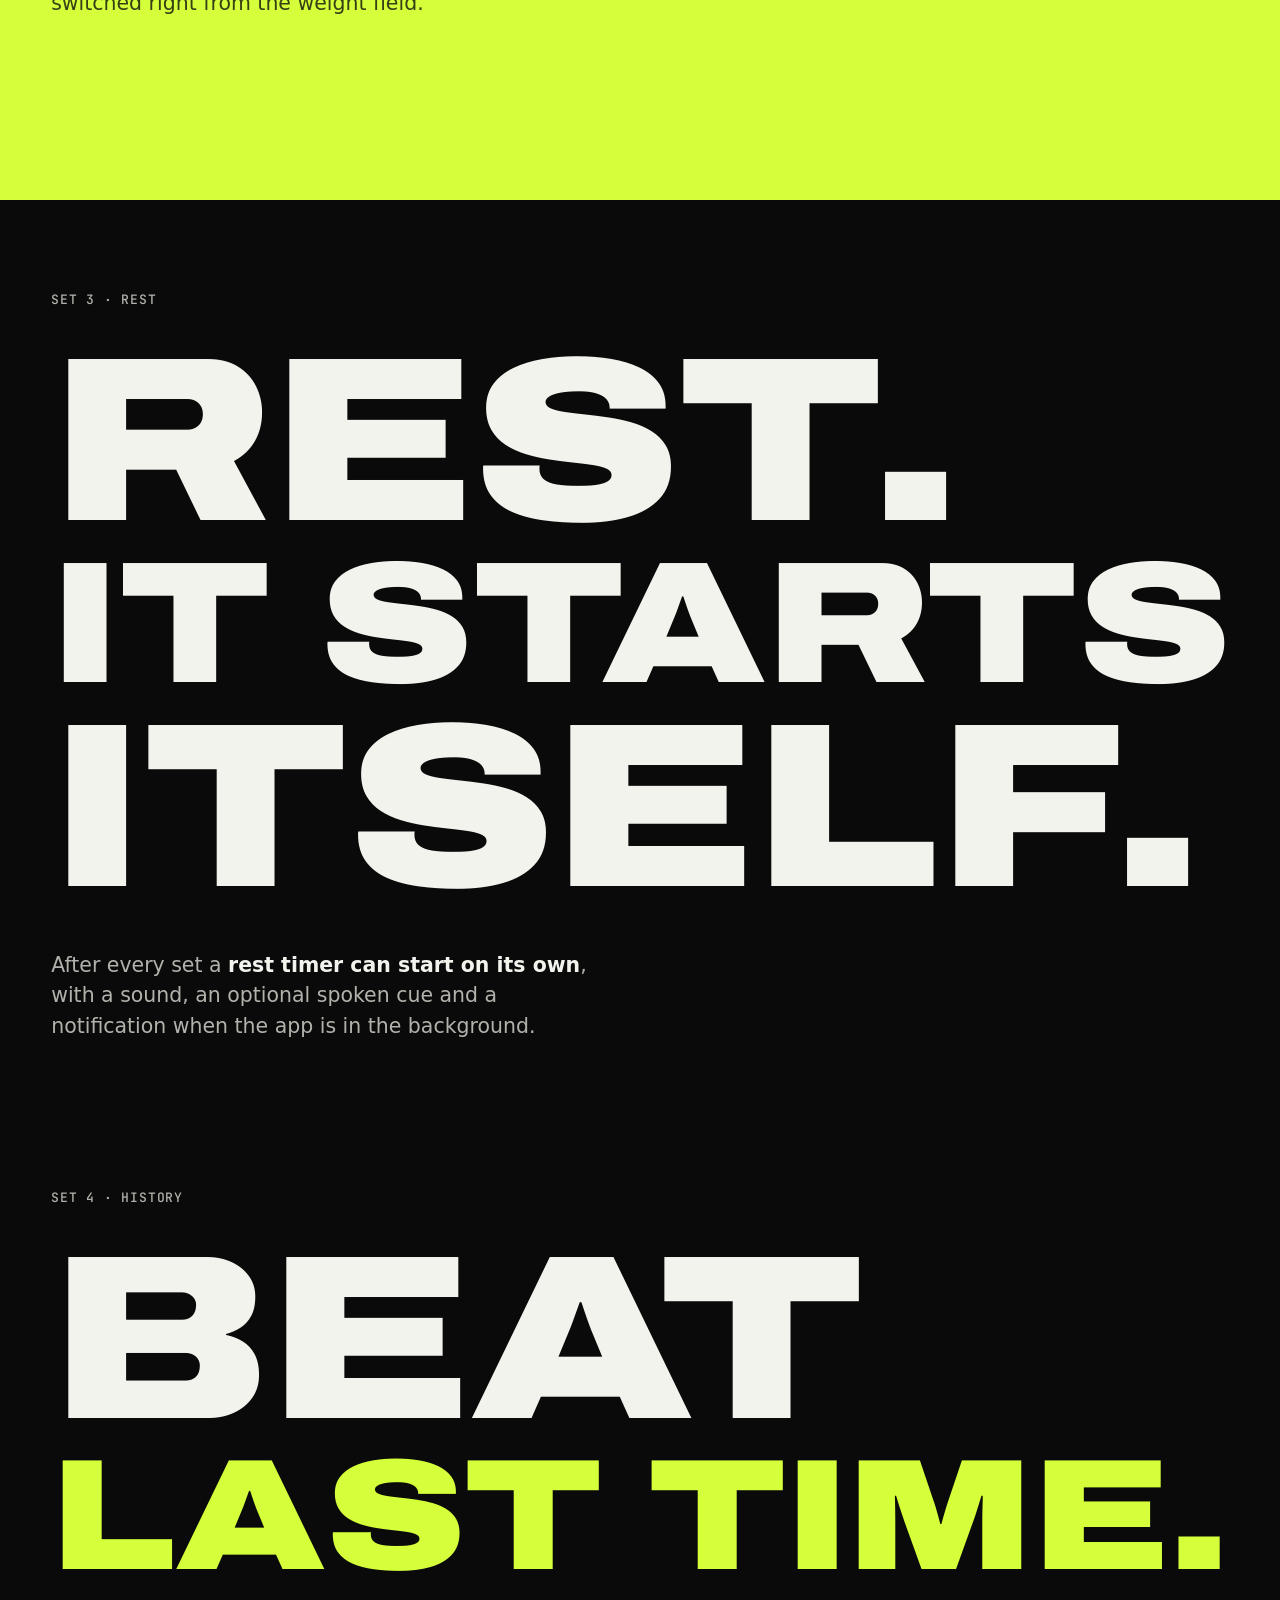
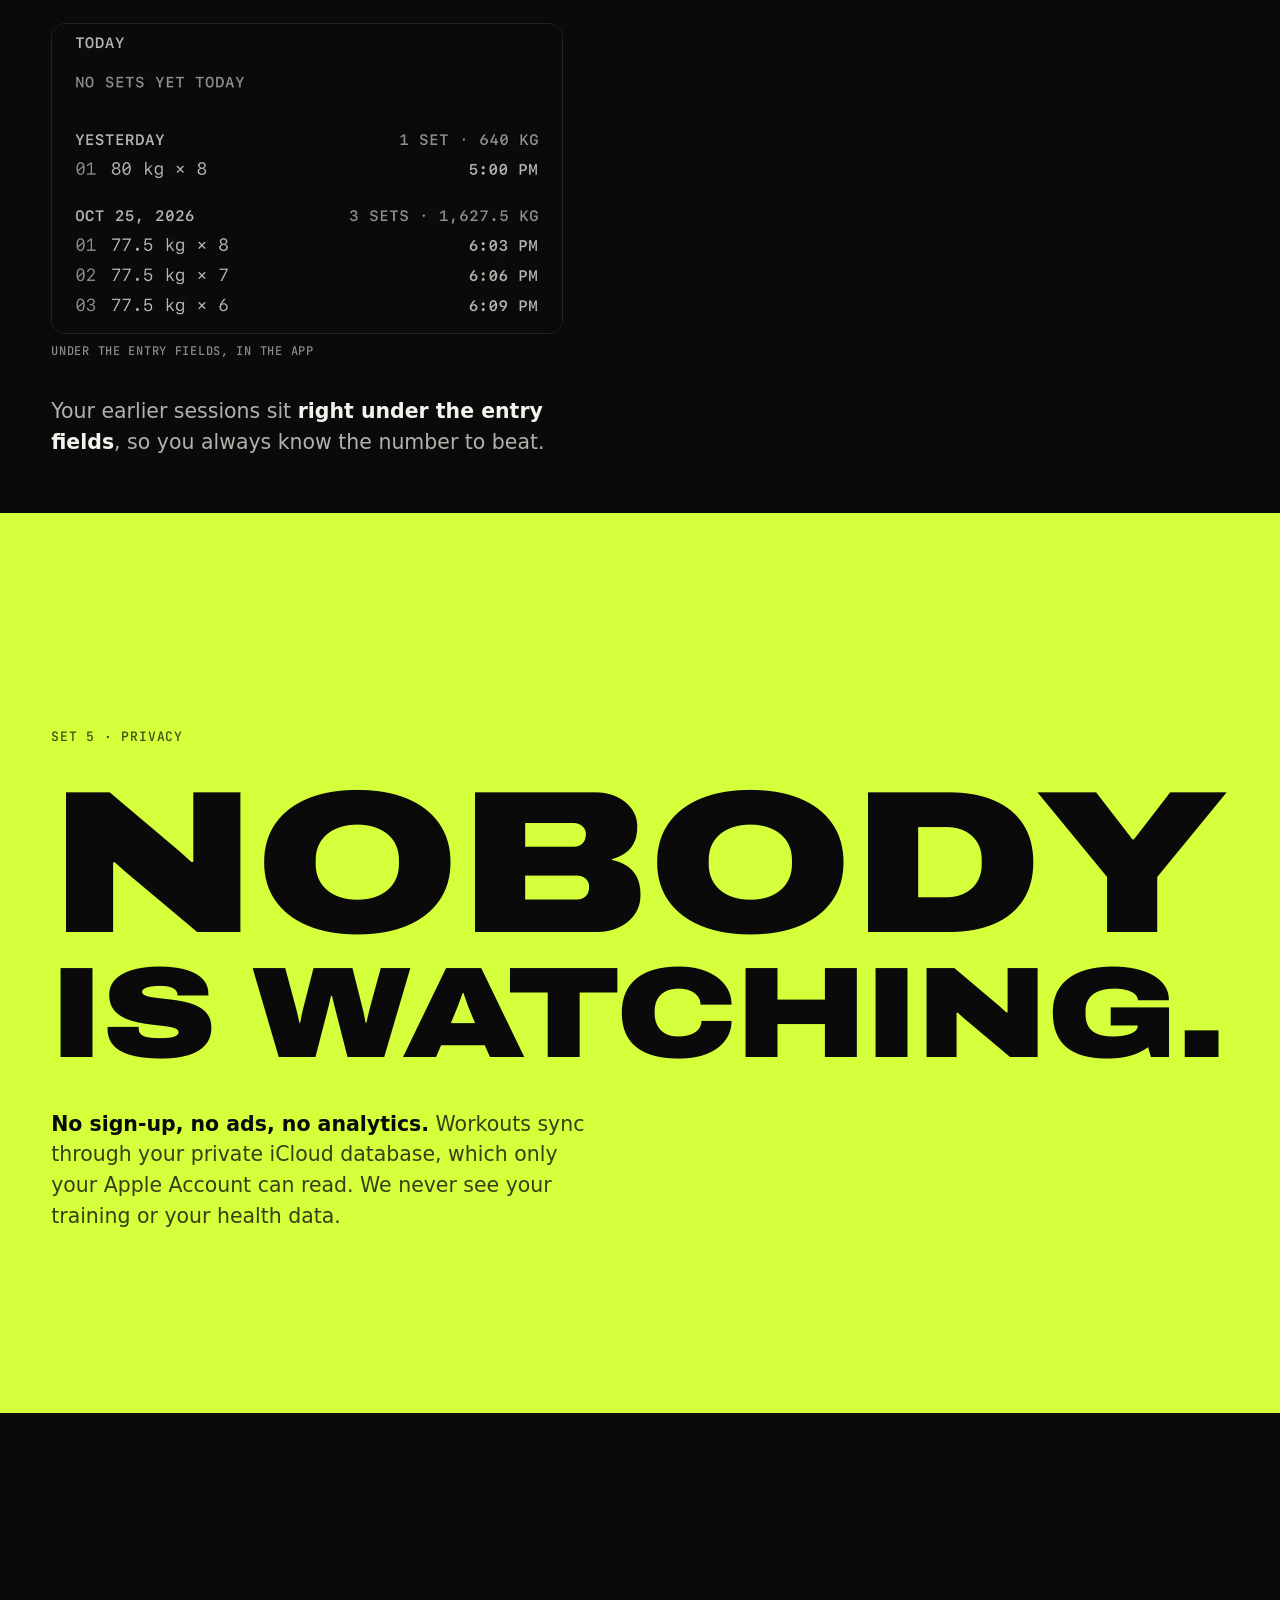
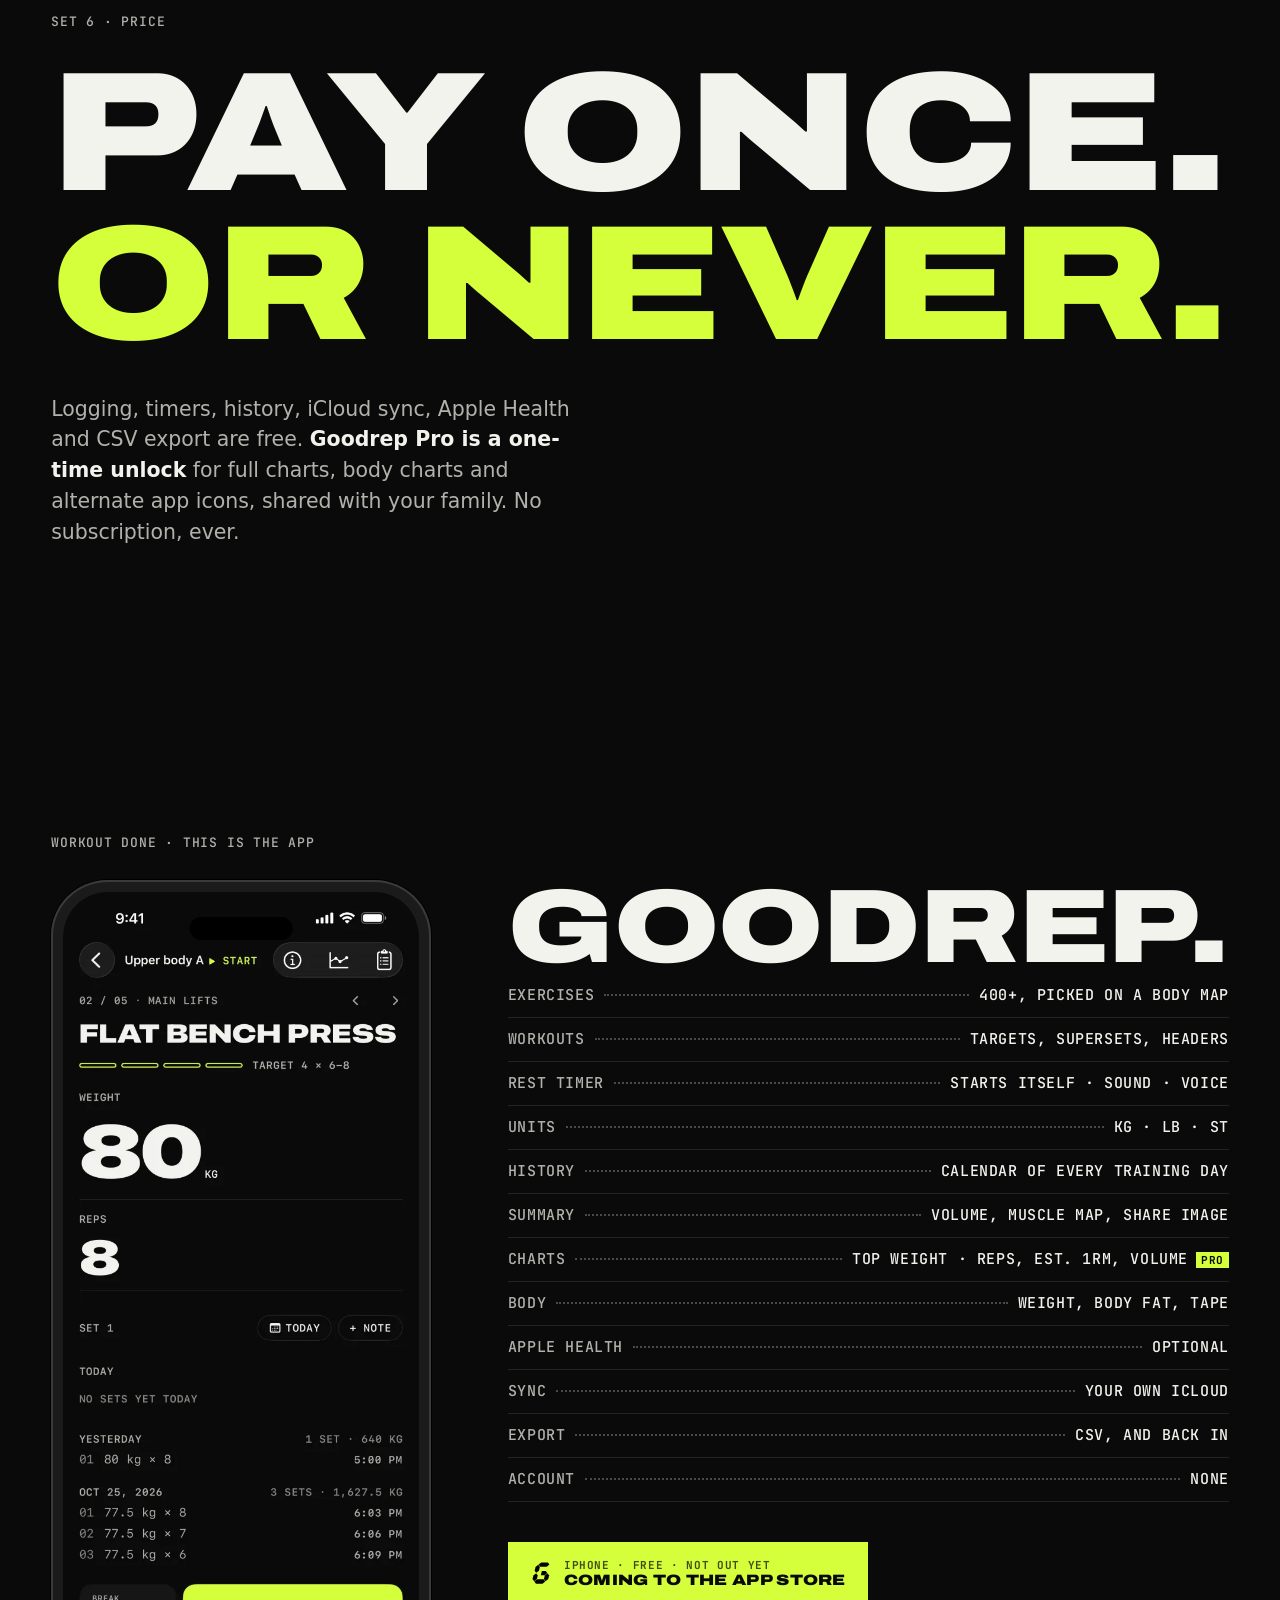
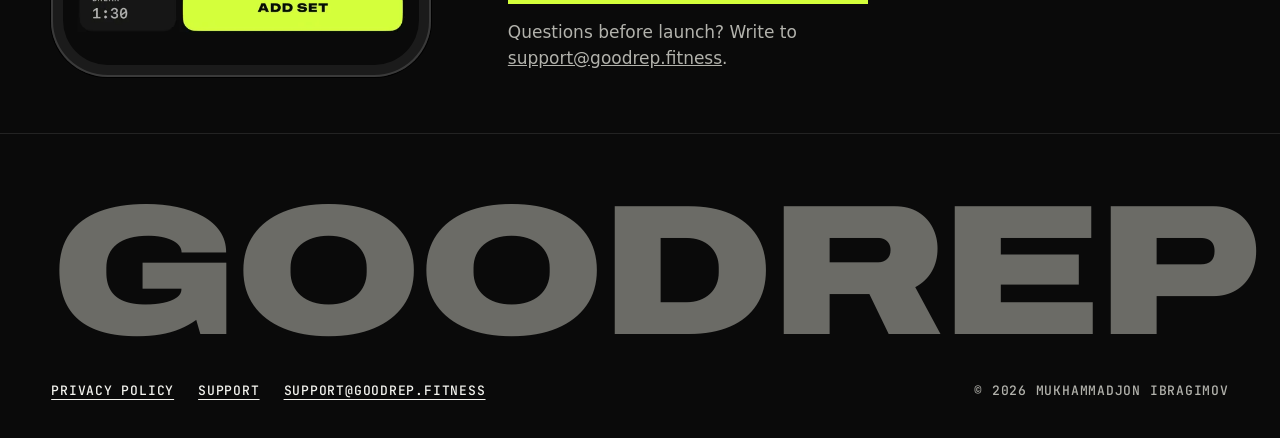
<file: prototypes/A/index.html>
<!doctype html>
<!--
  Variant A · "Six sets" — a type-only manifesto in chartreuse and gym-floor black, paced like a workout:
  six statements, one per screen, each line stretched to the full width; the app itself appears only at the end.
-->
<html lang="en">
<head>
<meta charset="utf-8">
<meta name="viewport" content="width=device-width, initial-scale=1, viewport-fit=cover">
<title>Goodrep: every set, logged honestly</title>
<meta name="description" content="Goodrep is a strength-training log for iPhone. Log a set in a tap, rest on a timer that starts itself, and keep your data in your own iCloud. No account, no ads, no tracking.">
<meta name="theme-color" content="#0A0A0A">
<meta property="og:title" content="Goodrep: every set, logged honestly">
<meta property="og:description" content="A strength-training log for iPhone. No account, no ads, no tracking.">
<meta property="og:image" content="https://goodrep.fitness/assets/brand/og.png">
<link rel="icon" href="data:image/svg+xml,%3Csvg xmlns='http://www.w3.org/2000/svg' viewBox='0 0 1024 1024'%3E%3Crect width='1024' height='1024' rx='224' fill='%230A0A0A'/%3E%3Cg fill='%23D4FF3A'%3E%3Cpath d='M515 144h226l56 74-94 75H477l-56-74z'/%3E%3Cpath d='M410 228l56 74-31 126-94 74-56-74 31-125z'/%3E%3Cpath d='M535 437h133l56 76-94 74H498z'/%3E%3Cpath d='M337 521l56 75-31 125-94 75-56-76 31-124z'/%3E%3Cpath d='M369 730h226l56 75-94 75H331l-56-75z'/%3E%3Cpath d='M731 521l56 75-31 125-94 75-56-75 31-125z'/%3E%3C/g%3E%3C/svg%3E">
<link rel="apple-touch-icon" href="../../assets/brand/apple-touch-icon.png">
<link rel="preconnect" href="https://fonts.googleapis.com">
<link rel="preconnect" href="https://fonts.gstatic.com" crossorigin>
<link rel="stylesheet" href="https://fonts.googleapis.com/css2?family=Archivo:wdth,wght@125,800;125,900&family=JetBrains+Mono:wght@500;700&display=swap">
<style>
:root {
  --bg: #0A0A0A; --surface: #161616; --surface2: #232323;
  --text: #F3F3EE; --text2: #B2B2AC; --text3: #8A8A84;
  --volt: #D4FF3A; --on-volt: #0A0A0A;
  --display: "Archivo", "Arial Black", system-ui, sans-serif;
  --mono: "JetBrains Mono", ui-monospace, "SF Mono", Menlo, monospace;
  --pad: clamp(16px, 4vw, 56px);
  color-scheme: dark;
}
* { box-sizing: border-box; }
html { scroll-behavior: smooth; scroll-snap-type: y proximity; }
body { margin: 0; background: var(--bg); color: var(--text);
  font: 17px/1.5 system-ui, -apple-system, "Segoe UI", Roboto, sans-serif; -webkit-text-size-adjust: 100%; }
a { color: inherit; }
:focus-visible { outline: 3px solid var(--volt); outline-offset: 3px; }
.volt :focus-visible { outline-color: var(--on-volt); }
.skip { position: absolute; left: 8px; top: -60px; z-index: 20; background: var(--volt); color: var(--on-volt);
  padding: 10px 14px; font: 700 13px var(--mono); text-transform: uppercase; }
.skip:focus { top: 8px; }
.mono { font-family: var(--mono); font-weight: 500; text-transform: uppercase; letter-spacing: .06em; font-size: 13px; }

/* Header: the mark and the six target pills, as in the app's session screen */
.top { position: fixed; inset: 0 0 auto 0; z-index: 10; display: flex; align-items: center; justify-content: space-between;
  padding: 14px var(--pad); pointer-events: none; --ink: var(--text); color: var(--ink); transition: color .2s; }
.top.on-volt { --ink: var(--on-volt); }
.top > * { pointer-events: auto; }
.brand { display: flex; align-items: center; gap: 10px; text-decoration: none; color: var(--ink);
  font: 900 15px/1 var(--display); font-stretch: 125%; letter-spacing: .02em; }
.brand svg { width: 26px; height: 26px; }
.brand svg path { fill: currentColor; }
.pills { display: flex; align-items: center; gap: 10px; }
.pills ol { display: flex; gap: 5px; margin: 0; padding: 0; list-style: none; }
.pills li { width: 22px; height: 8px; border-radius: 8px; border: 2px solid currentColor; }
.pills li.done { background: currentColor; }
@media (max-width: 420px) { #setlabel { display: none; } .pills li { width: 16px; } }

/* A set: one statement per screen */
.set { position: relative; min-height: min(100svh, 1100px); display: flex; flex-direction: column; justify-content: center;
  padding: 88px var(--pad) 56px; scroll-snap-align: start; overflow: hidden; }
.set.volt { background: var(--volt); color: var(--on-volt); }
.set .label { margin: 0 0 clamp(16px, 3vh, 32px); color: var(--text2); }

.set.volt .label { color: rgba(10,10,10,.72); }
h1, h2 { margin: 0; font-family: var(--display); font-weight: 900; font-stretch: 125%; text-transform: uppercase;
  line-height: .9; letter-spacing: -.01em; }
.fit { display: block; width: max-content; max-width: none; white-space: nowrap; font-size: clamp(44px, 12.5vw, 200px); }
.hl { color: var(--volt); }
.note { max-width: 34rem; margin: clamp(20px, 4vh, 44px) 0 0; font-size: clamp(17px, 1.6vw, 21px); color: var(--text2); }
.set.volt .note { color: rgba(10,10,10,.78); }
.note strong { color: var(--text); font-weight: 600; }
.set.volt .note strong { color: var(--on-volt); }
.row { display: flex; flex-wrap: wrap; align-items: end; justify-content: space-between; gap: 24px; }
.down { display: inline-flex; align-items: center; gap: 10px; margin-top: 28px; padding: 14px 18px; border: 2px solid var(--volt);
  color: var(--volt); text-decoration: none; font: 700 13px var(--mono); text-transform: uppercase; letter-spacing: .06em; }
.down:hover { background: var(--volt); color: var(--on-volt); }

/* Set 4: a real crop of the app's set list */
.crop { margin: clamp(20px, 4vh, 40px) 0 0; max-width: 32rem; }
.crop img { display: block; width: 100%; height: auto; border: 1px solid var(--surface2); border-radius: 14px; }
.crop figcaption { margin-top: 8px; color: var(--text3); font-size: 12px; }

/* The big number in set 2 */
.clock { font: 900 clamp(64px, 22vw, 360px)/.85 var(--display); font-stretch: 125%; letter-spacing: -.03em;
  font-variant-numeric: tabular-nums; }

/* Final: the app appears */
.final { min-height: auto; padding-top: 120px; }
.final-grid { display: grid; gap: clamp(32px, 6vw, 96px); align-items: start; }
@media (min-width: 900px) { .final-grid { grid-template-columns: minmax(280px, 380px) 1fr; } }
.phone { position: relative; width: min(78vw, 380px); margin: 0 auto; aspect-ratio: 1000 / 2097.5;
  border-radius: 15% / 7%; background: #1b1b1b; box-shadow: inset 0 0 0 2px #3a3a3a, 0 0 0 1px #000; }
.phone img { position: absolute; top: 1.526%; left: 3.2%; width: 93.6%; height: 96.95%; border-radius: 12.5% / 5.8%; }
.phone::after { content: ""; position: absolute; top: 4.6%; left: 50%; width: 27%; height: 2.9%; transform: translateX(-50%);
  background: #000; border-radius: 99px; }
.spec { margin: 0; padding: 0; list-style: none; font: 500 clamp(13px, 1.2vw, 15px)/1.4 var(--mono); text-transform: uppercase;
  letter-spacing: .04em; }
.spec li { display: flex; align-items: baseline; gap: 10px; padding: 11px 0; border-bottom: 1px solid var(--surface2); }
.spec .k { color: var(--text2); }
.spec .dots { flex: 1; border-bottom: 2px dotted #4a4a46; transform: translateY(-4px); min-width: 16px; }
.spec .v { color: var(--text); text-align: right; }
.spec .v.pro::after { content: "PRO"; margin-left: 8px; padding: 1px 5px; background: var(--volt); color: var(--on-volt);
  font-weight: 700; font-size: 11px; }
.store { display: flex; flex-wrap: wrap; align-items: center; gap: 16px 24px; margin-top: 40px; }
.badge { display: inline-flex; align-items: center; gap: 12px; padding: 16px 22px; background: var(--volt); color: var(--on-volt);
  font: 900 15px/1.1 var(--display); font-stretch: 125%; text-transform: uppercase; text-decoration: none; letter-spacing: .02em; }
.badge small { display: block; font: 700 11px var(--mono); letter-spacing: .06em; opacity: .72; }
.badge svg { width: 22px; height: 22px; flex: none; }
.store p { margin: 0; color: var(--text2); max-width: 26rem; }
.store .badge { color: var(--on-volt); max-width: none; }

/* Footer: the name at full width, then the legal links */
footer { padding: 64px var(--pad) 32px; border-top: 1px solid var(--surface2); }
.wordmark { display: block; margin: 0 0 28px; font: 900 16vw/.8 var(--display); font-stretch: 125%; letter-spacing: -.02em;
  color: #6B6B66; white-space: nowrap; user-select: none; }
.foot { display: flex; flex-wrap: wrap; justify-content: space-between; gap: 16px; color: var(--text2); }
.foot nav ul { display: flex; flex-wrap: wrap; gap: 8px 24px; margin: 0; padding: 0; list-style: none; }
.foot a { color: var(--text); text-underline-offset: 4px; }
.foot a:hover { color: var(--volt); }
.foot nav a { display: inline-block; padding: 6px 0; }

/* Motion: lines rise into place as a set comes into view (only with JS, never with reduced motion) */
.js .set .fit, .js .set .note, .js .set .crop, .js .set .label { opacity: 0; transform: translateY(.35em);
  transition: opacity .5s ease, transform .6s cubic-bezier(.2,.8,.2,1); }
.js .set.in .fit, .js .set.in .note, .js .set.in .crop, .js .set.in .label { opacity: 1; transform: none; }
.js .set.in .fit:nth-child(2) { transition-delay: .06s; } .js .set.in .fit:nth-child(3) { transition-delay: .12s; }
.js .set.in .fit:nth-child(4) { transition-delay: .18s; } .js .set.in .note { transition-delay: .24s; }
@media (prefers-reduced-motion: reduce) {
  html { scroll-behavior: auto; }
  .js .set .fit, .js .set .note, .js .set .crop, .js .set .label { opacity: 1; transform: none; transition: none; }
}
</style>
</head>
<body>
<a class="skip" href="#main">Skip to content</a>

<header class="top">
  <a class="brand" href="#main" aria-label="Goodrep, back to top">
    <svg viewBox="200 130 610 760" aria-hidden="true"><path d="M515 144h226l56 74-94 75H477l-56-74z"/><path d="M410 228l56 74-31 126-94 74-56-74 31-125z"/><path d="M535 437h133l56 76-94 74H498z"/><path d="M337 521l56 75-31 125-94 75-56-76 31-124z"/><path d="M369 730h226l56 75-94 75H331l-56-75z"/><path d="M731 521l56 75-31 125-94 75-56-75 31-125z"/></svg>
    GOODREP
  </a>
  <div class="pills mono" aria-hidden="true"><span id="setlabel">SET 1/6</span><ol id="pills"><li class="done"></li><li></li><li></li><li></li><li></li><li></li></ol></div>
</header>

<main id="main">
  <section class="set" aria-labelledby="s1">
    <p class="label mono">Goodrep · a training log for iPhone</p>
    <h1 id="s1"><span class="fit">Every set,</span><span class="fit">logged</span><span class="fit hl">honestly.</span></h1>
    <div class="row">
      <p class="note">A strength-training log for people who lift. <strong>No account, no ads, no tracking.</strong> Your workouts stay on your iPhone and in your own iCloud.</p>
      <!-- TODO: when the app is live, point this at the App Store URL instead of the #appstore section -->
      <a class="down" href="#appstore">Coming to the App Store ↓</a>
    </div>
  </section>

  <section class="set volt" aria-labelledby="s2">
    <p class="label mono">Set 2 · logging</p>
    <h2 id="s2"><span class="fit">One tap.</span><span class="fit">Next set.</span></h2>
    <p class="note">Weight and reps come <strong>filled in from last time</strong>, so most sets take a single tap. Kilos, pounds or stone, switched right from the weight field.</p>
  </section>

  <section class="set" aria-labelledby="s3">
    <p class="label mono">Set 3 · rest</p>
    <h2 id="s3"><span class="fit">Rest.</span><span class="fit">It starts</span><span class="fit">itself.</span></h2>
    <p class="note">After every set a <strong>rest timer can start on its own</strong>, with a sound, an optional spoken cue and a notification when the app is in the background.</p>
  </section>

  <section class="set" aria-labelledby="s4">
    <p class="label mono">Set 4 · history</p>
    <h2 id="s4"><span class="fit">Beat</span><span class="fit hl">last time.</span></h2>
    <figure class="crop">
      <img src="../../assets/screens/03-session-history-900.webp" width="900" height="545" loading="lazy" decoding="async" alt="From Goodrep's logging screen: no sets yet today; yesterday one set of 80 kg × 8; October 25, three sets of 77.5 kg for 8, 7 and 6 reps.">
      <figcaption class="mono">Under the entry fields, in the app</figcaption>
    </figure>
    <p class="note">Your earlier sessions sit <strong>right under the entry fields</strong>, so you always know the number to beat.</p>
  </section>

  <section class="set volt" aria-labelledby="s5">
    <p class="label mono">Set 5 · privacy</p>
    <h2 id="s5"><span class="fit">Nobody</span><span class="fit">is watching.</span></h2>
    <p class="note"><strong>No sign-up, no ads, no analytics.</strong> Workouts sync through your private iCloud database, which only your Apple Account can read. We never see your training or your health data.</p>
  </section>

  <section class="set" aria-labelledby="s6">
    <p class="label mono">Set 6 · price</p>
    <h2 id="s6"><span class="fit">Pay once.</span><span class="fit hl">Or never.</span></h2>
    <p class="note">Logging, timers, history, iCloud sync, Apple Health and CSV export are free. <strong>Goodrep Pro is a one-time unlock</strong> for full charts, body charts and alternate app icons, shared with your family. No subscription, ever.</p>
  </section>

  <section class="set final" id="appstore" aria-labelledby="s7">
    <p class="label mono">Workout done · this is the app</p>
    <div class="final-grid">
      <div class="phone"><img src="../../assets/screens/03-session-600.webp" srcset="../../assets/screens/03-session-600.webp 600w, ../../assets/screens/03-session-1000.webp 1000w" sizes="(min-width: 900px) 380px, 78vw" width="600" height="1304" loading="lazy" decoding="async" alt="Goodrep's logging screen: Flat bench press, set 1, weight 80 kilograms, 8 reps, a 1:30 break timer and an Add set button, with yesterday's sets listed below."></div>
      <div>
        <h2 id="s7"><span class="fit">Goodrep.</span></h2>
        <ul class="spec" aria-label="What is in the app">
          <li><span class="k">Exercises</span><span class="dots"></span><span class="v">400+, picked on a body map</span></li>
          <li><span class="k">Workouts</span><span class="dots"></span><span class="v">Targets, supersets, headers</span></li>
          <li><span class="k">Rest timer</span><span class="dots"></span><span class="v">Starts itself · sound · voice</span></li>
          <li><span class="k">Units</span><span class="dots"></span><span class="v">kg · lb · st</span></li>
          <li><span class="k">History</span><span class="dots"></span><span class="v">Calendar of every training day</span></li>
          <li><span class="k">Summary</span><span class="dots"></span><span class="v">Volume, muscle map, share image</span></li>
          <li><span class="k">Charts</span><span class="dots"></span><span class="v pro">Top weight · reps, est. 1RM, volume</span></li>
          <li><span class="k">Body</span><span class="dots"></span><span class="v">Weight, body fat, tape</span></li>
          <li><span class="k">Apple Health</span><span class="dots"></span><span class="v">Optional</span></li>
          <li><span class="k">Sync</span><span class="dots"></span><span class="v">Your own iCloud</span></li>
          <li><span class="k">Export</span><span class="dots"></span><span class="v">CSV, and back in</span></li>
          <li><span class="k">Account</span><span class="dots"></span><span class="v">None</span></li>
        </ul>
        <div class="store">
          <!-- TODO: replace with the App Store badge and the app's App Store URL when the app is live -->
          <p class="badge">
            <svg viewBox="200 130 610 760" aria-hidden="true"><path d="M515 144h226l56 74-94 75H477l-56-74z"/><path d="M410 228l56 74-31 126-94 74-56-74 31-125z"/><path d="M535 437h133l56 76-94 74H498z"/><path d="M337 521l56 75-31 125-94 75-56-76 31-124z"/><path d="M369 730h226l56 75-94 75H331l-56-75z"/><path d="M731 521l56 75-31 125-94 75-56-75 31-125z"/></svg>
            <span><small>iPhone · free · not out yet</small>Coming to the App Store</span>
          </p>
          <p>Questions before launch? Write to <a href="mailto:support@goodrep.fitness">support@goodrep.fitness</a>.</p>
        </div>
      </div>
    </div>
  </section>
</main>

<footer>
  <span class="wordmark" aria-hidden="true"><span class="fit">GOODREP</span></span>
  <div class="foot mono">
    <nav aria-label="Legal and support">
      <ul>
        <li><a href="/privacy">Privacy policy</a></li>
        <li><a href="/support">Support</a></li>
        <li><a href="mailto:support@goodrep.fitness">support@goodrep.fitness</a></li>
      </ul>
    </nav>
    <p style="margin:6px 0 0">© 2026 Mukhammadjon Ibragimov</p>
  </div>
</footer>

<script>
(() => {
  document.querySelector(".set").classList.add("in"); // the first screen never blinks
  document.documentElement.classList.add("js");
  // Fit each display line to the width of its block, like a poster; capped so short words stay a sane size.
  const lines = [...document.querySelectorAll(".fit")];
  const fit = () => {
    for (const el of lines) {
      const box = el.parentElement.getBoundingClientRect().width;
      el.style.fontSize = "100px";
      const w = el.scrollWidth;
      const cap = Math.max(window.innerHeight * 0.26, 64);
      el.style.fontSize = Math.min((100 * box) / w, cap) + "px";
    }
  };
  document.fonts.ready.then(fit);
  new ResizeObserver(fit).observe(document.body);

  // Count the sets as they come into view; the header pills fill like the app's target pills.
  const sets = [...document.querySelectorAll(".set")];
  const pills = [...document.querySelectorAll("#pills li")];
  const label = document.getElementById("setlabel");
  const top = document.querySelector(".top");
  const io = new IntersectionObserver((entries) => {
    for (const e of entries) {
      if (!e.isIntersecting) continue;
      e.target.classList.add("in");
      const i = sets.indexOf(e.target);
      pills.forEach((p, n) => p.classList.toggle("done", n <= Math.min(i, 5)));
      label.textContent = i >= 6 ? "DONE ✓" : "SET " + (i + 1) + "/6";
    }
  }, { threshold: 0.35 });
  sets.forEach((s) => io.observe(s));
  // The header's ink follows whatever sits under it: a 2-px band at its baseline, rebuilt when the viewport changes.
  let bandIo, bandH = 0;
  const band = () => {
    if (bandH === window.innerHeight) return;
    bandH = window.innerHeight;
    if (bandIo) bandIo.disconnect();
    bandIo = new IntersectionObserver((entries) => {
      for (const e of entries) if (e.isIntersecting) top.classList.toggle("on-volt", e.target.classList.contains("volt"));
    }, { rootMargin: "-26px 0px " + (28 - bandH) + "px 0px" });
    [...sets, document.querySelector("footer")].forEach((s) => bandIo.observe(s));
  };
  band();
  window.addEventListener("resize", band);
})();
</script>
</body>
</html>
</file>
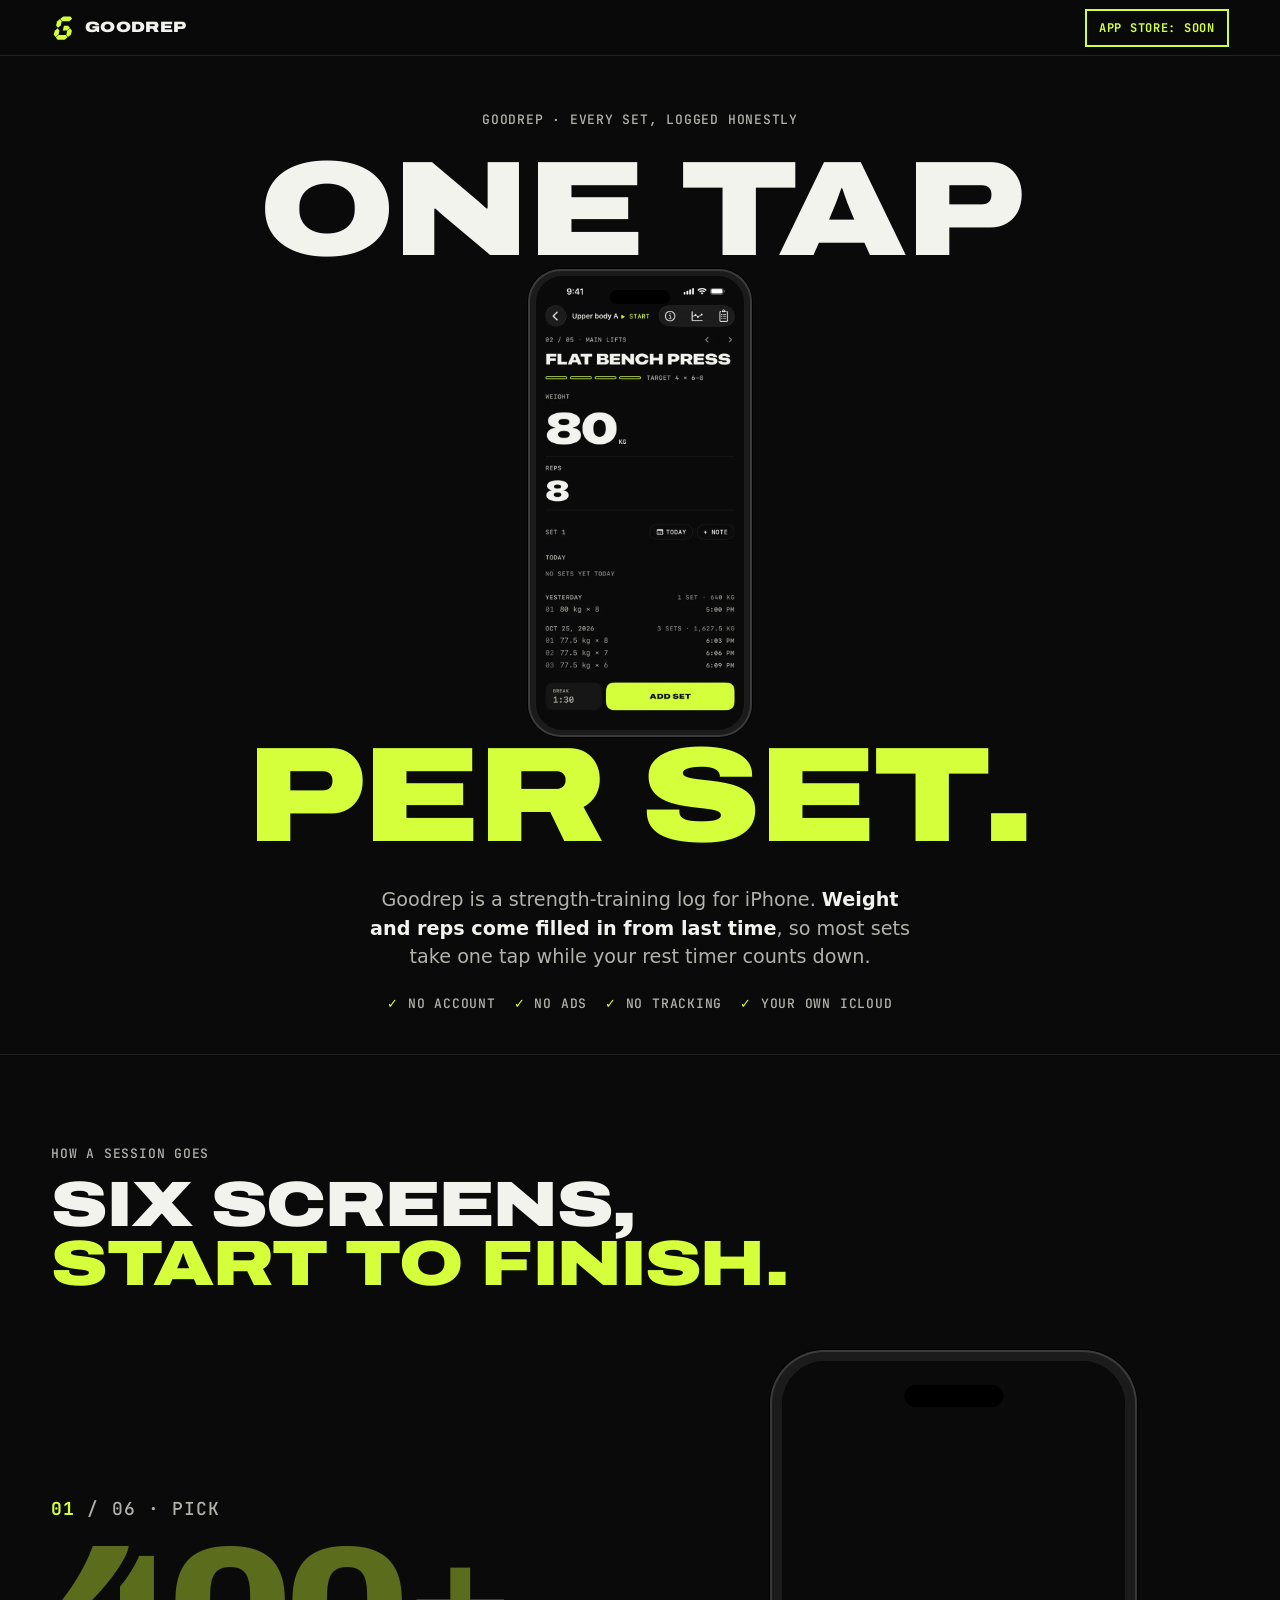
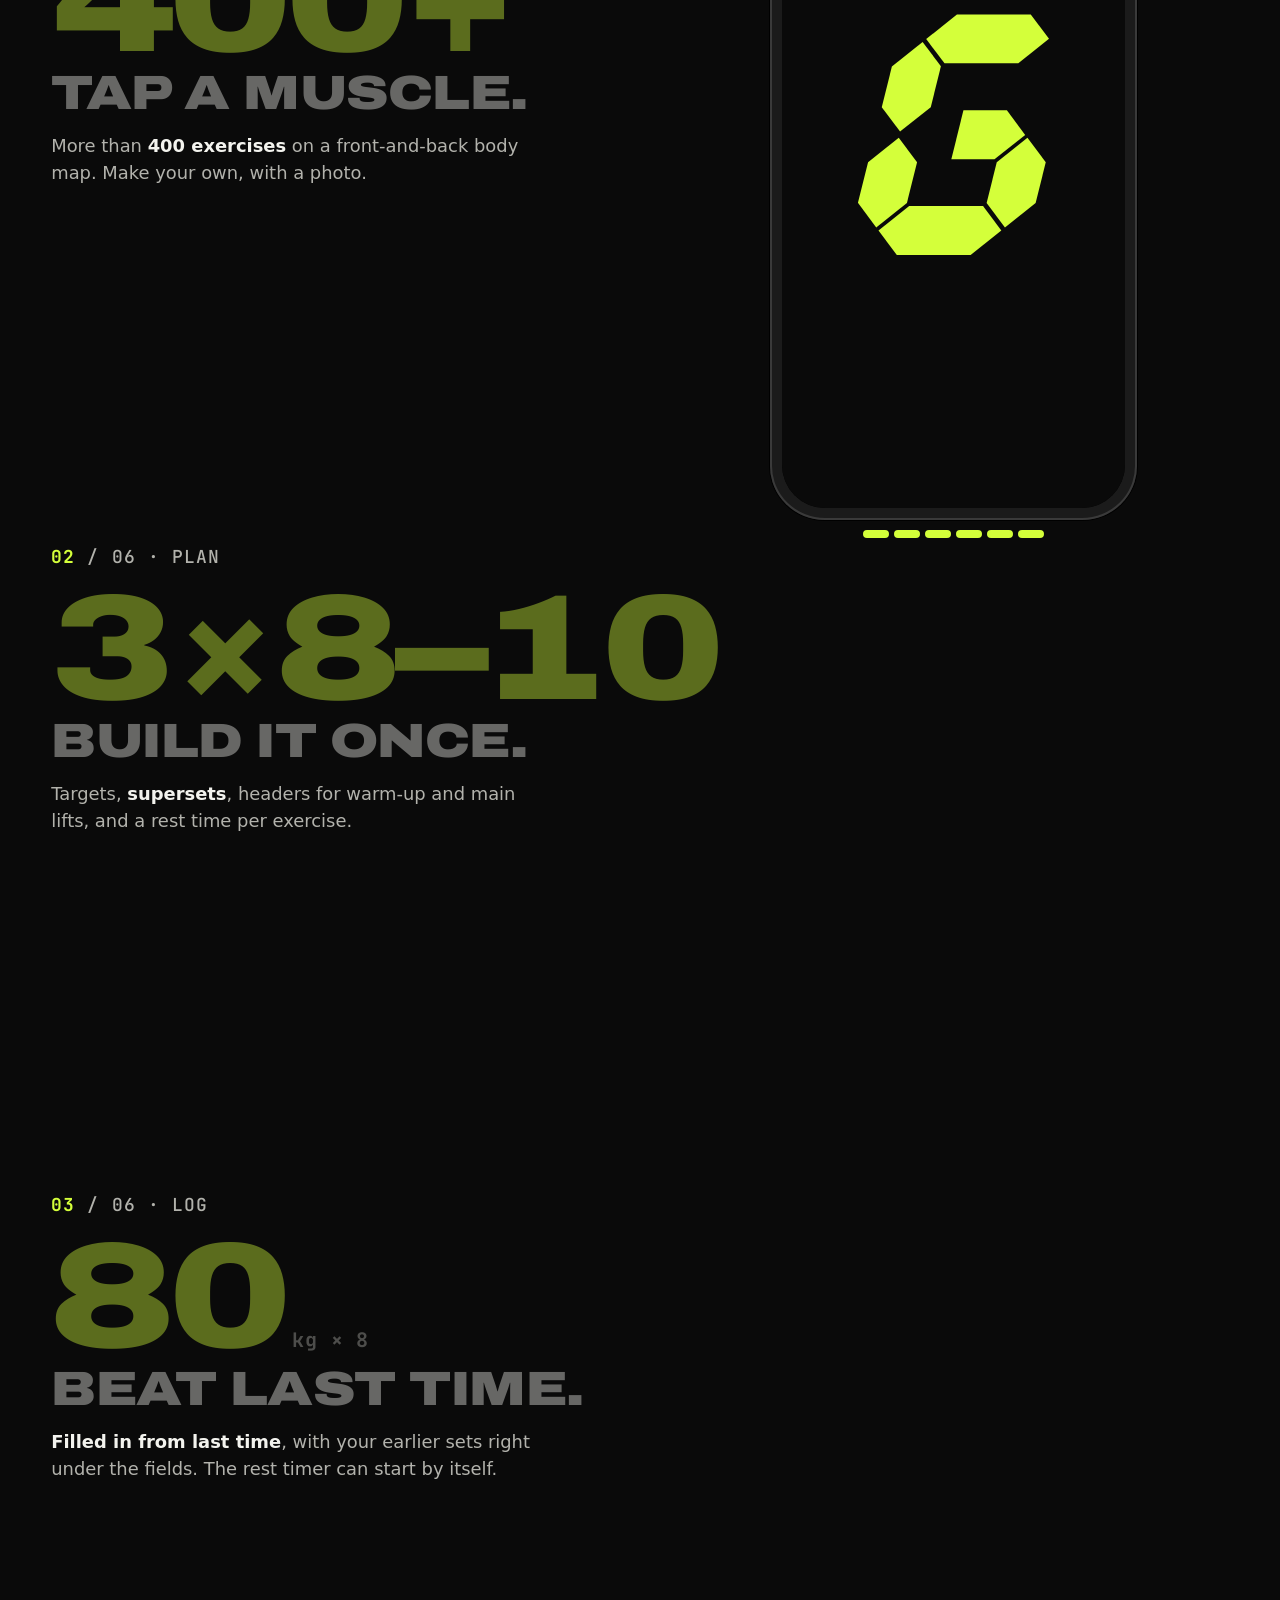
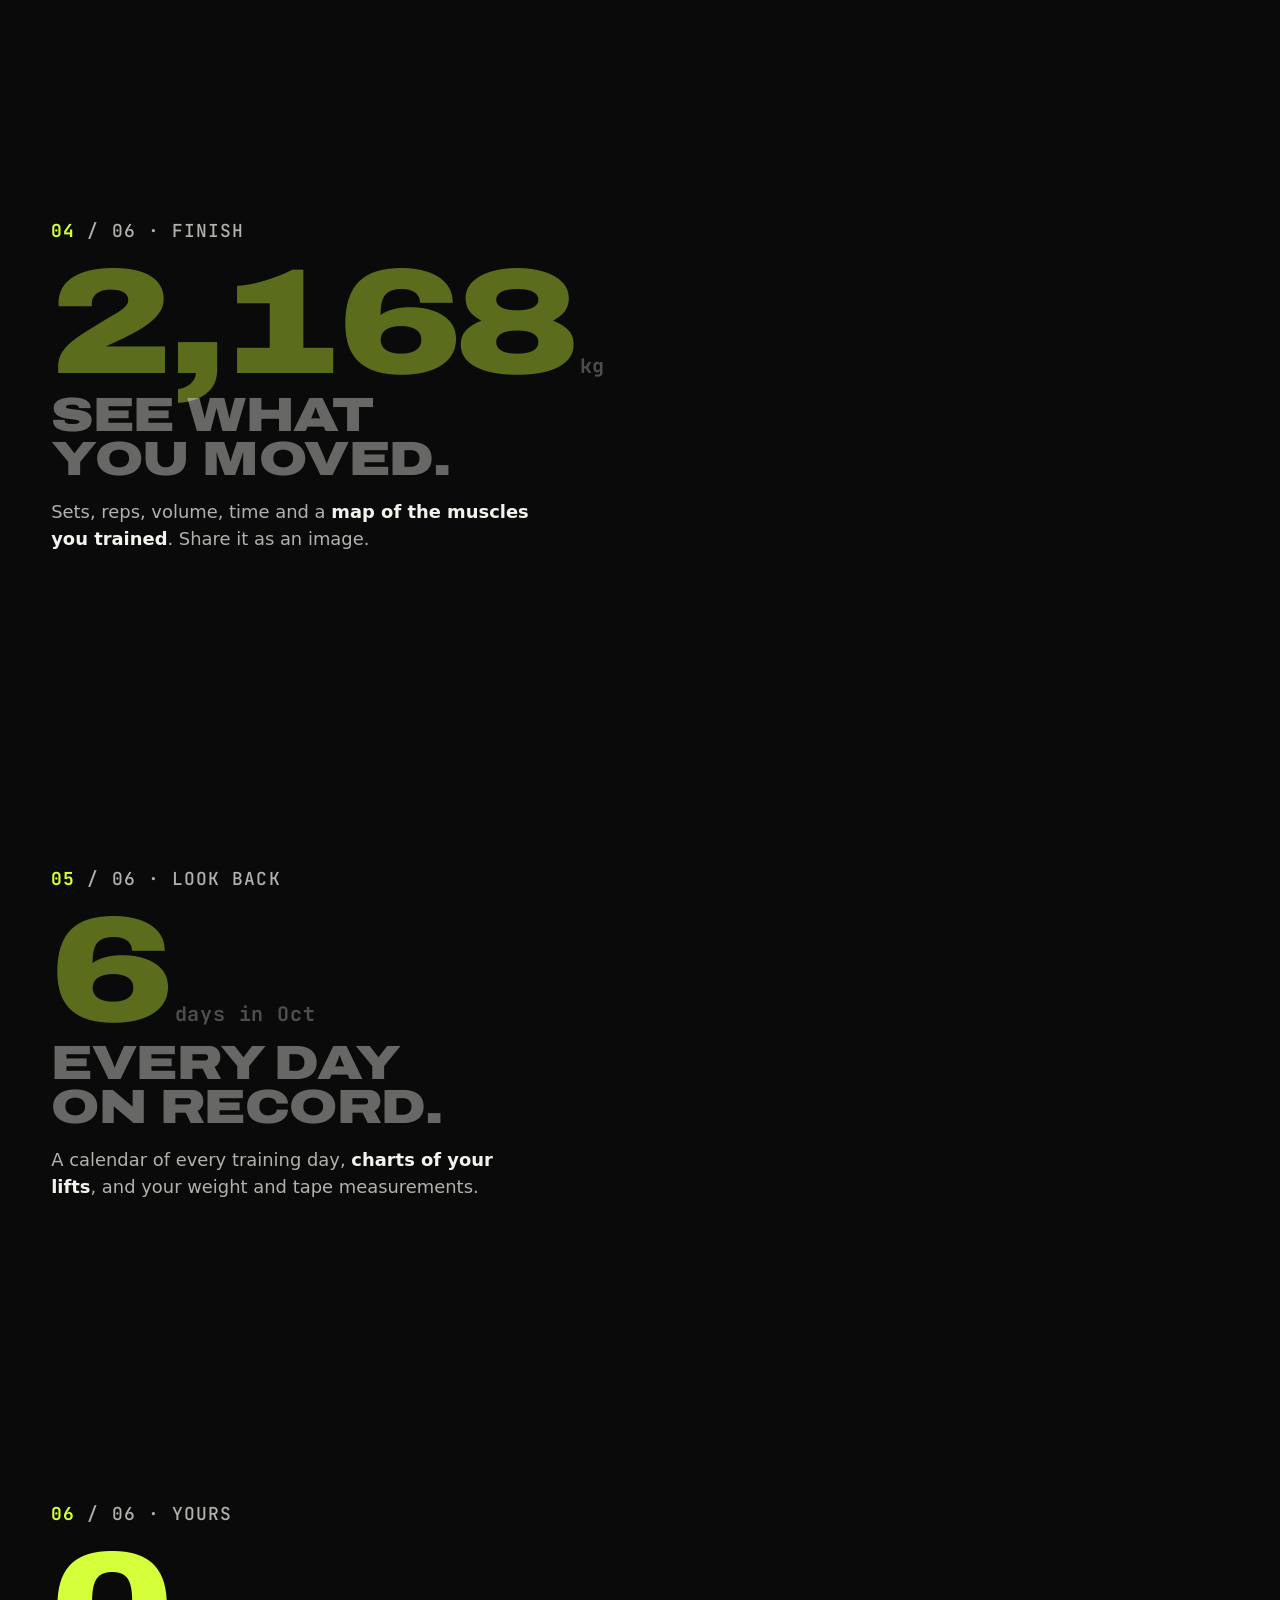
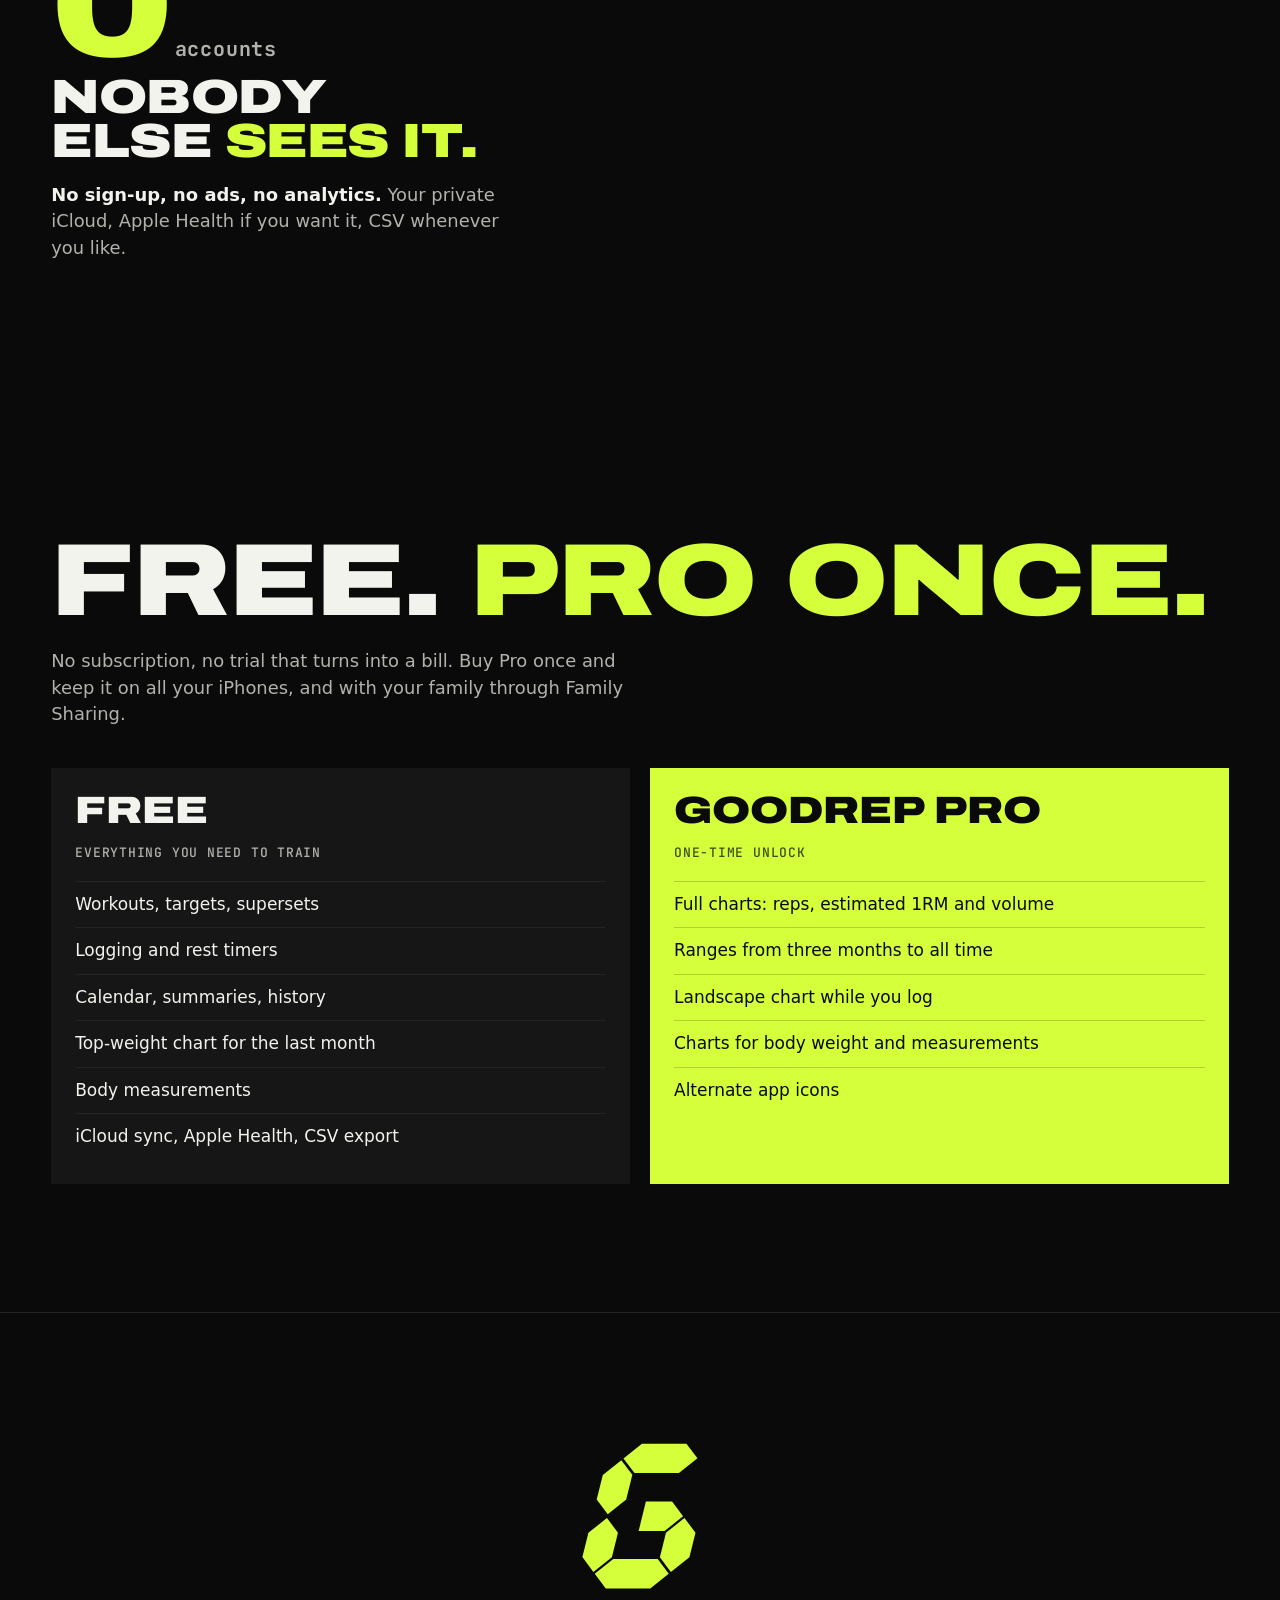
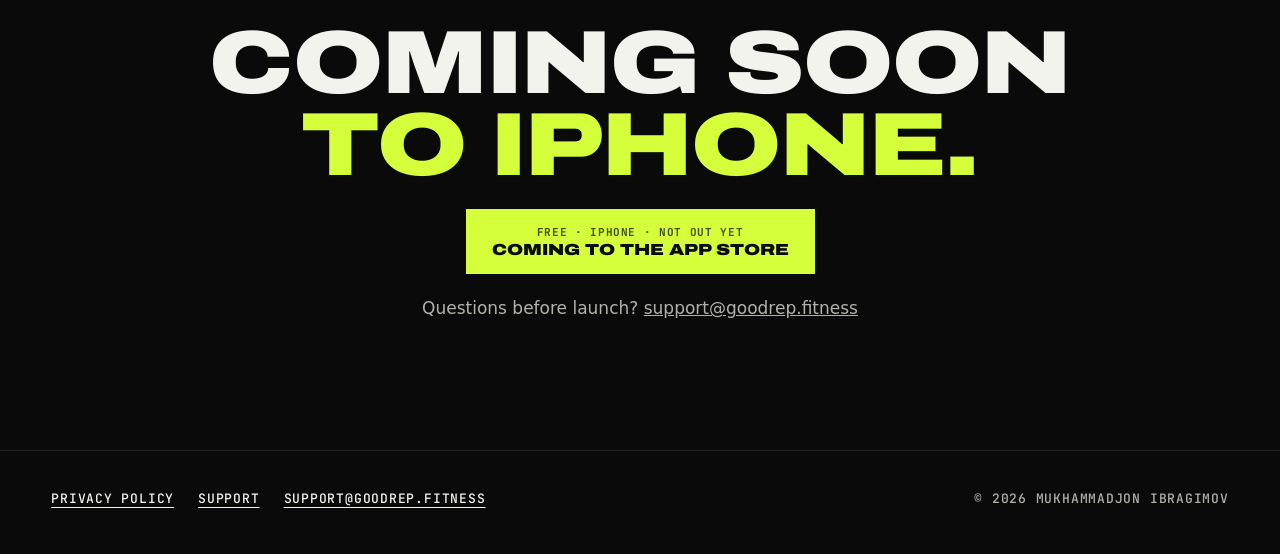
<file: prototypes/B/index.html>
<!doctype html>
<!--
  Variant B · "The session" — phone-first: one iPhone stays pinned while the story scrolls past it; its screen moves
  through five real screens in the order you use them (pick, plan, log, finish, look back) and ends on the G.
-->
<html lang="en">
<head>
<meta charset="utf-8">
<meta name="viewport" content="width=device-width, initial-scale=1, viewport-fit=cover">
<title>Goodrep: one tap per set</title>
<meta name="description" content="Goodrep is a strength-training log for iPhone. Pick exercises on a body map, log a set in a tap, see what you lifted. No account, no ads, no tracking.">
<meta name="theme-color" content="#0A0A0A">
<meta property="og:title" content="Goodrep: a training log for iPhone">
<meta property="og:description" content="Every set, logged honestly. No account, no ads, no tracking.">
<meta property="og:image" content="https://goodrep.fitness/assets/brand/og.png">
<link rel="icon" href="data:image/svg+xml,%3Csvg xmlns='http://www.w3.org/2000/svg' viewBox='0 0 1024 1024'%3E%3Crect width='1024' height='1024' rx='224' fill='%230A0A0A'/%3E%3Cg fill='%23D4FF3A'%3E%3Cpath d='M515 144h226l56 74-94 75H477l-56-74z'/%3E%3Cpath d='M410 228l56 74-31 126-94 74-56-74 31-125z'/%3E%3Cpath d='M535 437h133l56 76-94 74H498z'/%3E%3Cpath d='M337 521l56 75-31 125-94 75-56-76 31-124z'/%3E%3Cpath d='M369 730h226l56 75-94 75H331l-56-75z'/%3E%3Cpath d='M731 521l56 75-31 125-94 75-56-75 31-125z'/%3E%3C/g%3E%3C/svg%3E">
<link rel="apple-touch-icon" href="../../assets/brand/apple-touch-icon.png">
<link rel="preload" as="image" href="../../assets/screens/03-session-600.webp" imagesrcset="../../assets/screens/03-session-600.webp 600w, ../../assets/screens/03-session-1000.webp 1000w" imagesizes="(min-width: 900px) 300px, 56vw">
<link rel="preconnect" href="https://fonts.googleapis.com">
<link rel="preconnect" href="https://fonts.gstatic.com" crossorigin>
<link rel="stylesheet" href="https://fonts.googleapis.com/css2?family=Archivo:wdth,wght@125,800;125,900&family=JetBrains+Mono:wght@500;700&display=swap">
<style>
:root {
  --bg: #0A0A0A; --surface: #161616; --surface2: #232323;
  --text: #F3F3EE; --text2: #B2B2AC; --text3: #8A8A84;
  --volt: #D4FF3A; --on-volt: #0A0A0A;
  --display: "Archivo", "Arial Black", system-ui, sans-serif;
  --mono: "JetBrains Mono", ui-monospace, "SF Mono", Menlo, monospace;
  --pad: clamp(16px, 4vw, 56px);
  color-scheme: dark;
}
* { box-sizing: border-box; }
html { scroll-behavior: smooth; }
body { margin: 0; background: var(--bg); color: var(--text);
  font: 17px/1.5 system-ui, -apple-system, "Segoe UI", Roboto, sans-serif; -webkit-text-size-adjust: 100%; }
a { color: inherit; }
img { display: block; max-width: 100%; height: auto; }
.screen img { width: 100%; height: 100%; object-fit: cover; }
:focus-visible { outline: 3px solid var(--volt); outline-offset: 3px; }
.skip { position: absolute; left: 8px; top: -60px; z-index: 30; background: var(--volt); color: var(--on-volt);
  padding: 10px 14px; font: 700 13px var(--mono); text-transform: uppercase; }
.skip:focus { top: 8px; }
.mono { font-family: var(--mono); font-weight: 500; text-transform: uppercase; letter-spacing: .06em; font-size: 13px; }
.display { text-wrap: balance; margin: 0; font-family: var(--display); font-weight: 900; font-stretch: 125%; text-transform: uppercase;
  line-height: .92; letter-spacing: -.01em; }
.hl { color: var(--volt); }

header.top { position: fixed; inset: 0 0 auto; z-index: 20; display: flex; align-items: center; justify-content: space-between;
  gap: 12px; height: 56px; padding: 0 var(--pad); background: rgba(10,10,10,.97);
  -webkit-backdrop-filter: blur(10px); backdrop-filter: blur(10px); border-bottom: 1px solid var(--surface2); }
.brand { display: flex; align-items: center; gap: 10px; text-decoration: none; font: 900 15px/1 var(--display);
  font-stretch: 125%; letter-spacing: .02em; }
.brand svg { width: 24px; height: 24px; }
.brand path, .g path { fill: var(--volt); }
.top-cta { padding: 9px 12px; border: 2px solid var(--volt); color: var(--volt); text-decoration: none; font: 700 12px var(--mono);
  text-transform: uppercase; letter-spacing: .06em; white-space: nowrap; }
.top-cta:hover { background: var(--volt); color: var(--on-volt); }

/* Phone frame (screens are real App Store screenshots) */
.phone { position: relative; aspect-ratio: 1000 / 2097.5; border-radius: 15% / 7%; background: #1b1b1b;
  box-shadow: inset 0 0 0 2px #3a3a3a, 0 0 0 1px #000; }
.screen { display: block; position: absolute; top: 1.526%; left: 3.2%; width: 93.6%; height: 96.95%; overflow: hidden; border-radius: 12.5% / 5.8%; background: #000; }
.phone::after { content: ""; position: absolute; top: 4.6%; left: 50%; width: 27%; height: 2.9%; transform: translateX(-50%);
  background: #000; border-radius: 99px; z-index: 2; }

/* Hero: the headline split around the phone */
.hero { padding: 88px var(--pad) 40px; display: grid; justify-items: center; text-align: center; overflow: hidden; }
.hero .fit { display: block; width: max-content; white-space: nowrap; position: relative; z-index: 3;
  font-size: min(calc((100vw - 2 * var(--pad) - 32px) / 5.9), 166px, max(15vh, 72px)); } /* close to the fitted size, so fitting barely shifts */
.hero .phone { height: min(52svh, 130vw, 600px); width: auto; margin: -0.18em 0; }
.hero .kicker { margin: 0 0 18px; color: var(--text2); }
.hero .l2 { margin: 0; }
.sr { position: absolute; width: 1px; height: 1px; overflow: hidden; clip: rect(0 0 0 0); white-space: nowrap; }
.hero .sub { max-width: 34rem; margin: 28px auto 0; color: var(--text2); font-size: clamp(17px, 1.5vw, 20px); }
.hero .sub strong { color: var(--text); font-weight: 600; }
.facts { display: flex; flex-wrap: wrap; justify-content: center; gap: 8px 18px; margin: 22px 0 0; padding: 0; list-style: none; color: var(--text2); }
.facts li::before { content: "✓ "; color: var(--volt); }

/* Story: pinned phone, scrolling chapters */
.story { position: relative; display: grid; padding: 0 var(--pad); }
.stage { position: sticky; top: 56px; z-index: 5; height: calc(46svh - 56px + 56px); min-height: 300px; display: grid;
  grid-template-rows: 1fr auto; justify-items: center; gap: 10px; padding: 12px 0 22px; background: var(--bg);
  box-shadow: 0 1px 0 var(--surface2); }
.stage .phone { height: 100%; max-height: 100%; }
.stage .screen > * { position: absolute; inset: 0; width: 100%; height: 100%; opacity: 0; transition: opacity .45s ease; }
.stage .screen > .on { opacity: 1; }
.stage .screen .end { display: grid; place-items: center; background: var(--bg); }
.stage .screen .end svg { width: 58%; }
.track { display: flex; gap: 5px; margin: 0; padding: 0; list-style: none; }
.track li { width: 26px; height: 8px; border-radius: 8px; border: 2px solid var(--volt); }
.track li.done { background: var(--volt); }
.chapters { position: relative; z-index: 1; }
.chapter { min-height: 52svh; padding: 24px 0 40px; display: flex; flex-direction: column; justify-content: center; }
/* The chapter being shown on the phone leads; the others step back (large text only, still ≥ 3:1). */
.js .chapter .big, .js .chapter h2 { transition: opacity .3s ease; }
.js .chapter:not(.active) .big, .js .chapter:not(.active) h2 { opacity: .4; }
.story-intro { padding: clamp(40px, 7vw, 96px) var(--pad) clamp(8px, 2vw, 24px); max-width: 1320px; margin: 0 auto; border-top: 1px solid var(--surface2); }
.story-intro h2 { font-size: clamp(30px, 5vw, 64px); }
.story-intro .mono { color: var(--text2); margin: 0 0 12px; }
.chapter .label { margin: 0 0 14px; color: var(--text2); }
.chapter .label b { color: var(--volt); font-weight: 700; }
.chapter .big { margin: 0 0 6px; font: 900 clamp(56px, 14vw, 150px)/.85 var(--display); font-stretch: 125%; letter-spacing: -.03em;
  color: var(--volt); font-variant-numeric: tabular-nums; white-space: nowrap; }
.chapter .big small { font: 700 clamp(14px, 1.6vw, 20px) var(--mono); letter-spacing: .04em; margin-left: .3em; color: var(--text2); }
.chapter h2 { font-size: clamp(26px, 4.2vw, 48px); }
.chapter p { max-width: 30rem; margin: 18px 0 0; color: var(--text2); font-size: clamp(17px, 1.4vw, 20px); }
.chapter p strong { color: var(--text); font-weight: 600; }
.chips { display: flex; flex-wrap: wrap; gap: 8px; margin: 20px 0 0; padding: 0; list-style: none; }
.chips li { padding: 7px 10px; border: 1px solid #3a3a37; color: var(--text); }

@media (min-width: 900px) {
  .hero { padding-top: 110px; }
  .story { grid-template-columns: minmax(0, 1fr) minmax(0, 1fr); column-gap: clamp(32px, 6vw, 120px); max-width: 1320px; margin: 0 auto; }
  .stage { grid-column: 2; grid-row: 1; top: 56px; height: calc(100vh - 56px); max-height: 900px; padding: 32px 0 24px; background: transparent; box-shadow: none; }
  .chapters { grid-column: 1; grid-row: 1; }
  .chapter { min-height: min(72vh, 700px); justify-content: center; padding: 0; }
}

/* Free and Pro */
.pricing { padding: clamp(64px, 10vw, 140px) var(--pad); max-width: 1320px; margin: 0 auto; }
.pricing h2 { font-size: clamp(36px, 8vw, 110px); }
.pricing .lead { max-width: 36rem; color: var(--text2); font-size: clamp(17px, 1.4vw, 20px); margin: 20px 0 0; }
.cols { display: grid; gap: 20px; margin-top: 40px; }
@media (min-width: 760px) { .cols { grid-template-columns: 1fr 1fr; } }
.col { padding: 24px; background: var(--surface); }
.col.pro { background: var(--volt); color: var(--on-volt); }
.col h3 { margin: 0 0 4px; font: 900 clamp(26px, 3vw, 38px)/1 var(--display); font-stretch: 125%; text-transform: uppercase; }
.col .mono { color: var(--text2); }
.col.pro .mono { color: rgba(10,10,10,.72); }
.col ul { margin: 18px 0 0; padding: 0; list-style: none; }
.col li { padding: 10px 0; border-top: 1px solid var(--surface2); }
.col.pro li { border-top-color: rgba(10,10,10,.18); }

/* Coming to the App Store */
.cta { padding: clamp(64px, 10vw, 140px) var(--pad); text-align: center; border-top: 1px solid var(--surface2); }
.cta .g { width: clamp(72px, 10vw, 120px); margin: 0 auto 24px; }
.cta h2 { font-size: clamp(34px, 7vw, 96px); }
.badge { display: inline-flex; flex-direction: column; align-items: center; gap: 2px; margin-top: 32px; padding: 16px 26px;
  background: var(--volt); color: var(--on-volt); text-decoration: none; font: 900 16px/1.1 var(--display); font-stretch: 125%; text-transform: uppercase; }
.badge small { font: 700 11px var(--mono); letter-spacing: .06em; opacity: .72; }
.cta p { color: var(--text2); margin: 22px 0 0; }
.cta .badge { color: var(--on-volt); }

footer { padding: 32px var(--pad) 40px; border-top: 1px solid var(--surface2); display: flex; flex-wrap: wrap; gap: 16px;
  justify-content: space-between; align-items: center; color: var(--text2); }
footer ul { display: flex; flex-wrap: wrap; gap: 8px 24px; margin: 0; padding: 0; list-style: none; }
footer a { color: var(--text); text-underline-offset: 4px; display: inline-block; padding: 6px 0; }
footer a:hover { color: var(--volt); }
footer p { margin: 0; }

@media (prefers-reduced-motion: reduce) {
  html { scroll-behavior: auto; }
  .stage .screen > * { transition: none; }
  .js .chapter .big, .js .chapter h2 { transition: none; }
}
</style>
</head>
<body>
<a class="skip" href="#main">Skip to content</a>
<header class="top">
  <a class="brand" href="#main" aria-label="Goodrep, back to top">
    <svg viewBox="200 130 610 760" aria-hidden="true"><path d="M515 144h226l56 74-94 75H477l-56-74z"/><path d="M410 228l56 74-31 126-94 74-56-74 31-125z"/><path d="M535 437h133l56 76-94 74H498z"/><path d="M337 521l56 75-31 125-94 75-56-76 31-124z"/><path d="M369 730h226l56 75-94 75H331l-56-75z"/><path d="M731 521l56 75-31 125-94 75-56-75 31-125z"/></svg>
    GOODREP
  </a>
  <!-- TODO: when the app is live, point this at the App Store URL -->
  <a class="top-cta" href="#appstore">App Store: soon</a>
</header>

<main id="main">
  <section class="hero" aria-labelledby="h1">
    <p class="kicker mono">Goodrep · every set, logged honestly</p>
    <h1 id="h1" class="display fit l1">One tap<span class="sr"> per set.</span></h1>
    <div class="phone"><span class="screen"><img src="../../assets/screens/03-session-600.webp" srcset="../../assets/screens/03-session-600.webp 600w, ../../assets/screens/03-session-1000.webp 1000w" sizes="(min-width: 900px) 300px, 56vw" width="600" height="1304" fetchpriority="high" alt="Goodrep's logging screen: flat bench press with 80 kilograms and 8 reps filled in from last time, a 1:30 break and an Add set button."></span></div>
    <p class="display fit hl l2" aria-hidden="true">per set.</p>
    <p class="sub">Goodrep is a strength-training log for iPhone. <strong>Weight and reps come filled in from last time</strong>, so most sets take one tap while your rest timer counts down.</p>
    <ul class="facts mono"><li>No account</li><li>No ads</li><li>No tracking</li><li>Your own iCloud</li></ul>
  </section>

  <div class="story-intro">
    <p class="mono">How a session goes</p>
    <h2 class="display">Six screens, <span class="hl">start to finish.</span></h2>
  </div>
  <section class="story" aria-label="How a session goes">
    <div class="stage" aria-hidden="true">
      <div class="phone"><div class="screen" id="screen">
        <img class="on" data-c="0" src="../../assets/screens/06-body-map-600.webp" srcset="../../assets/screens/06-body-map-600.webp 600w, ../../assets/screens/06-body-map-1000.webp 1000w" sizes="(min-width: 900px) 400px, 40vw" width="600" height="1304" loading="lazy" alt="">
        <img data-c="1" src="../../assets/screens/02-workout-editor-600.webp" srcset="../../assets/screens/02-workout-editor-600.webp 600w, ../../assets/screens/02-workout-editor-1000.webp 1000w" sizes="(min-width: 900px) 400px, 40vw" width="600" height="1304" loading="lazy" alt="">
        <img data-c="2" src="../../assets/screens/03-session-600.webp" srcset="../../assets/screens/03-session-600.webp 600w, ../../assets/screens/03-session-1000.webp 1000w" sizes="(min-width: 900px) 400px, 40vw" width="600" height="1304" loading="lazy" alt="">
        <img data-c="3" src="../../assets/screens/05-summary-600.webp" srcset="../../assets/screens/05-summary-600.webp 600w, ../../assets/screens/05-summary-1000.webp 1000w" sizes="(min-width: 900px) 400px, 40vw" width="600" height="1304" loading="lazy" alt="">
        <img data-c="4" src="../../assets/screens/04-calendar-600.webp" srcset="../../assets/screens/04-calendar-600.webp 600w, ../../assets/screens/04-calendar-1000.webp 1000w" sizes="(min-width: 900px) 400px, 40vw" width="600" height="1304" loading="lazy" alt="">
        <div class="end" data-c="5"><svg class="g" viewBox="200 130 610 760"><path d="M515 144h226l56 74-94 75H477l-56-74z"/><path d="M410 228l56 74-31 126-94 74-56-74 31-125z"/><path d="M535 437h133l56 76-94 74H498z"/><path d="M337 521l56 75-31 125-94 75-56-76 31-124z"/><path d="M369 730h226l56 75-94 75H331l-56-75z"/><path d="M731 521l56 75-31 125-94 75-56-75 31-125z"/></svg></div>
      </div></div>
      <ol class="track" id="track"><li class="done"></li><li></li><li></li><li></li><li></li><li></li></ol>
    </div>

    <div class="chapters">
      <article class="chapter" data-c="0">
        <p class="label mono"><b>01</b> / 06 · Pick</p>
        <p class="big" aria-hidden="true">400+</p>
        <h2 class="display">Tap a muscle.</h2>
        <p>More than <strong>400 exercises</strong> on a front-and-back body map. Make your own, with a photo.</p>
      </article>
      <article class="chapter" data-c="1">
        <p class="label mono"><b>02</b> / 06 · Plan</p>
        <p class="big" aria-hidden="true">3×8–10</p>
        <h2 class="display">Build it once.</h2>
        <p>Targets, <strong>supersets</strong>, headers for warm-up and main lifts, and a rest time per exercise.</p>
      </article>
      <article class="chapter" data-c="2">
        <p class="label mono"><b>03</b> / 06 · Log</p>
        <p class="big" aria-hidden="true">80<small>kg × 8</small></p>
        <h2 class="display">Beat last time.</h2>
        <p><strong>Filled in from last time</strong>, with your earlier sets right under the fields. The rest timer can start by itself.</p>
      </article>
      <article class="chapter" data-c="3">
        <p class="label mono"><b>04</b> / 06 · Finish</p>
        <p class="big" aria-hidden="true">2,168<small>kg</small></p>
        <h2 class="display">See what you moved.</h2>
        <p>Sets, reps, volume, time and a <strong>map of the muscles you trained</strong>. Share it as an image.</p>
      </article>
      <article class="chapter" data-c="4">
        <p class="label mono"><b>05</b> / 06 · Look back</p>
        <p class="big" aria-hidden="true">6<small>days in Oct</small></p>
        <h2 class="display">Every day on record.</h2>
        <p>A calendar of every training day, <strong>charts of your lifts</strong>, and your weight and tape measurements.</p>
      </article>
      <article class="chapter" data-c="5">
        <p class="label mono"><b>06</b> / 06 · Yours</p>
        <p class="big" aria-hidden="true">0<small>accounts</small></p>
        <h2 class="display">Nobody else <span class="hl">sees it.</span></h2>
        <p><strong>No sign-up, no ads, no analytics.</strong> Your private iCloud, Apple Health if you want it, CSV whenever you like.</p>
      </article>
    </div>
  </section>

  <section class="pricing" aria-labelledby="price">
    <h2 class="display" id="price">Free. <span class="hl">Pro once.</span></h2>
    <p class="lead">No subscription, no trial that turns into a bill. Buy Pro once and keep it on all your iPhones, and with your family through Family Sharing.</p>
    <div class="cols">
      <div class="col">
        <h3>Free</h3><p class="mono">Everything you need to train</p>
        <ul><li>Workouts, targets, supersets</li><li>Logging and rest timers</li><li>Calendar, summaries, history</li><li>Top-weight chart for the last month</li><li>Body measurements</li><li>iCloud sync, Apple Health, CSV export</li></ul>
      </div>
      <div class="col pro">
        <h3>Goodrep Pro</h3><p class="mono">One-time unlock</p>
        <ul><li>Full charts: reps, estimated 1RM and volume</li><li>Ranges from three months to all time</li><li>Landscape chart while you log</li><li>Charts for body weight and measurements</li><li>Alternate app icons</li></ul>
      </div>
    </div>
  </section>

  <section class="cta" id="appstore" aria-labelledby="cta">
    <svg class="g" viewBox="200 130 610 760" aria-hidden="true"><path d="M515 144h226l56 74-94 75H477l-56-74z"/><path d="M410 228l56 74-31 126-94 74-56-74 31-125z"/><path d="M535 437h133l56 76-94 74H498z"/><path d="M337 521l56 75-31 125-94 75-56-76 31-124z"/><path d="M369 730h226l56 75-94 75H331l-56-75z"/><path d="M731 521l56 75-31 125-94 75-56-75 31-125z"/></svg>
    <h2 class="display" id="cta">Coming soon<br><span class="hl">to iPhone.</span></h2>
    <!-- TODO: replace with the App Store badge and the app's App Store URL when the app is live -->
    <p class="badge"><small>Free · iPhone · not out yet</small>Coming to the App Store</p>
    <p>Questions before launch? <a href="mailto:support@goodrep.fitness">support@goodrep.fitness</a></p>
  </section>
</main>

<footer class="mono">
  <nav aria-label="Legal and support"><ul>
    <li><a href="/privacy">Privacy policy</a></li>
    <li><a href="/support">Support</a></li>
    <li><a href="mailto:support@goodrep.fitness">support@goodrep.fitness</a></li>
  </ul></nav>
  <p>© 2026 Mukhammadjon Ibragimov</p>
</footer>

<script>
(() => {
  // Fit the two hero lines to the same width, so the headline brackets the phone.
  const lines = [...document.querySelectorAll(".hero .fit")];
  const fit = () => {
    const box = Math.min(document.querySelector(".hero").clientWidth - 32, 980);
    for (const el of lines) {
      el.style.fontSize = "100px";
      el.style.fontSize = Math.min((100 * box) / el.getBoundingClientRect().width, Math.max(innerHeight * 0.15, 72)) + "px";
    }
  };
  document.fonts.ready.then(fit);
  new ResizeObserver(fit).observe(document.body);

  // The chapter in the reading band sets the phone's screen and the progress track.
  const shots = [...document.querySelectorAll("#screen > [data-c]")];
  const pills = [...document.querySelectorAll("#track li")];
  const chapters = [...document.querySelectorAll(".chapter")];
  document.documentElement.classList.add("js");
  chapters[0].classList.add("active");
  const show = (c) => {
    shots.forEach((s) => s.classList.toggle("on", +s.dataset.c === c));
    chapters.forEach((ch) => ch.classList.toggle("active", +ch.dataset.c === c));
    pills.forEach((p, i) => p.classList.toggle("done", i <= c));
  };
  const io = new IntersectionObserver((es) => {
    for (const e of es) if (e.isIntersecting) show(+e.target.dataset.c);
  }, { rootMargin: matchMedia("(min-width: 900px)").matches ? "-50% 0px -49% 0px" : "-70% 0px -29% 0px" });
  document.querySelectorAll(".chapter").forEach((c) => io.observe(c));
  shots.forEach((s) => { if (s.tagName === "IMG") s.loading = "eager"; });
})();
</script>
</body>
</html>
</file>
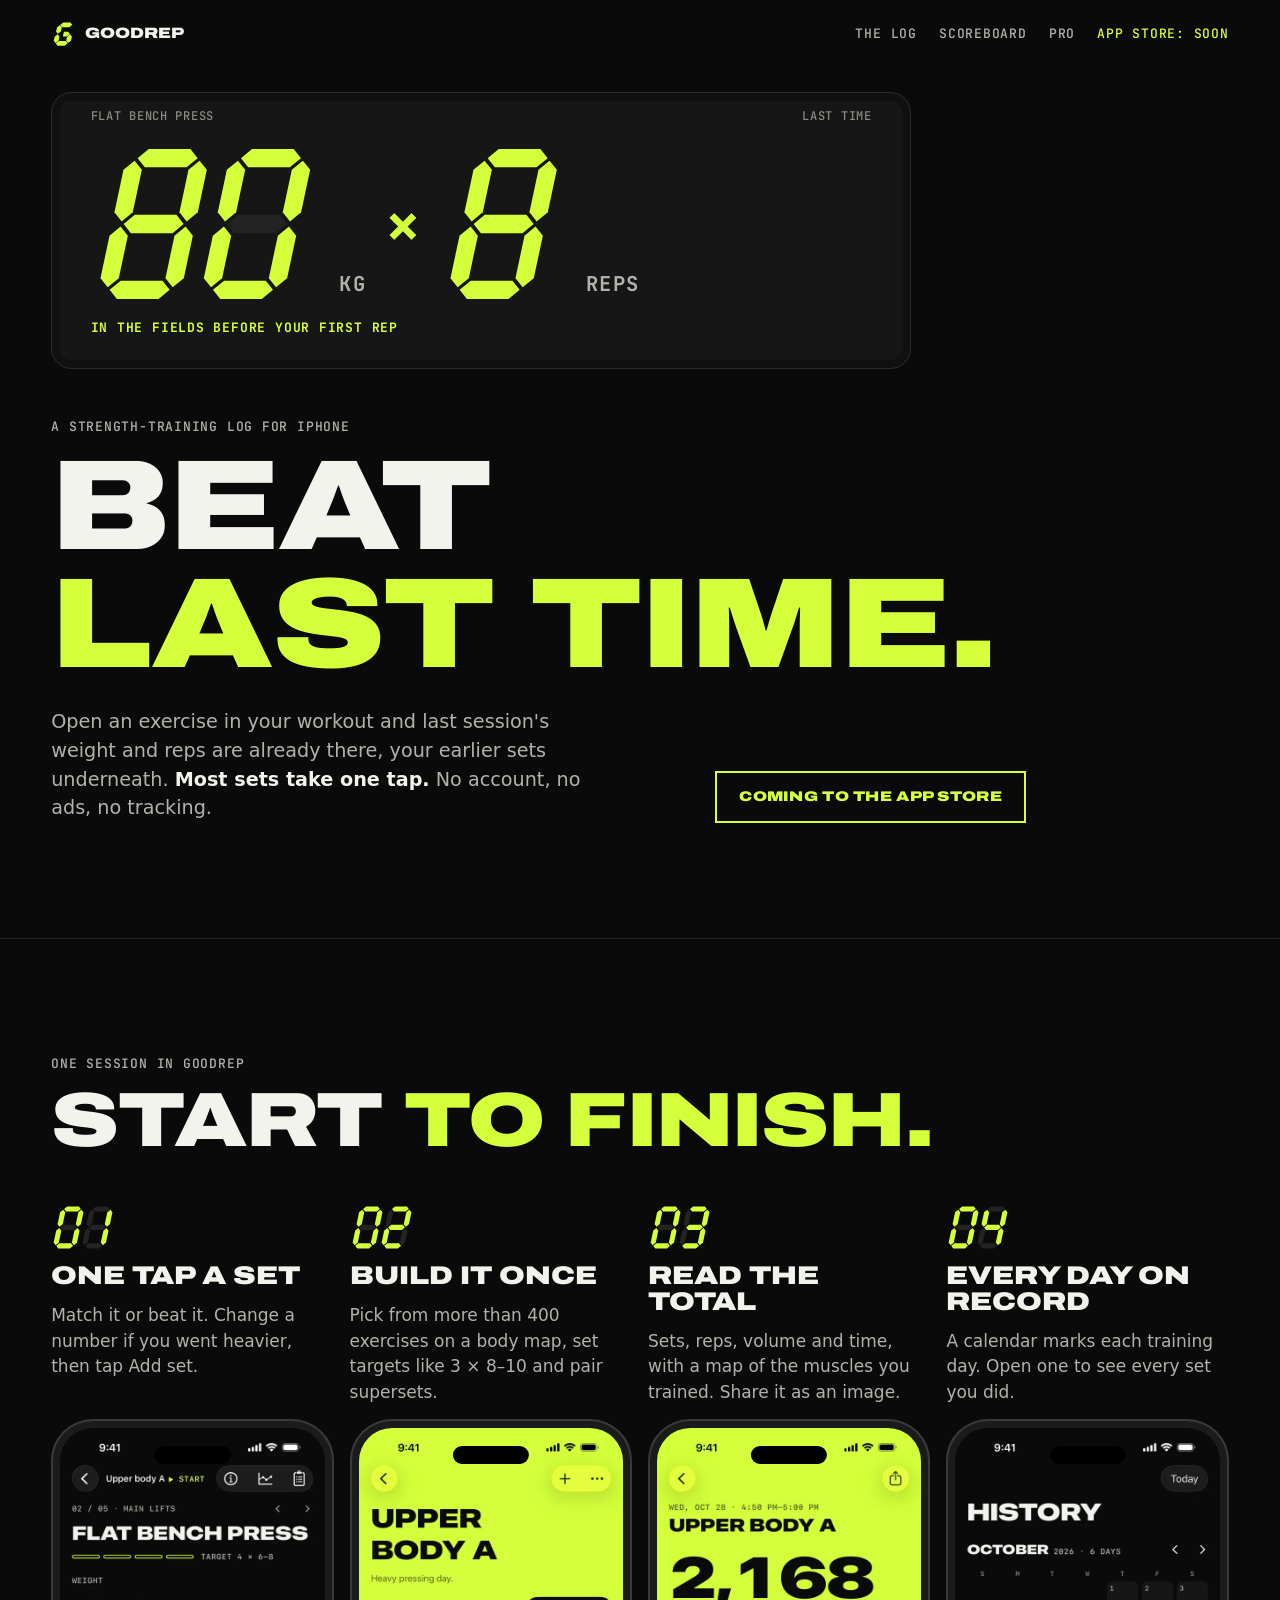
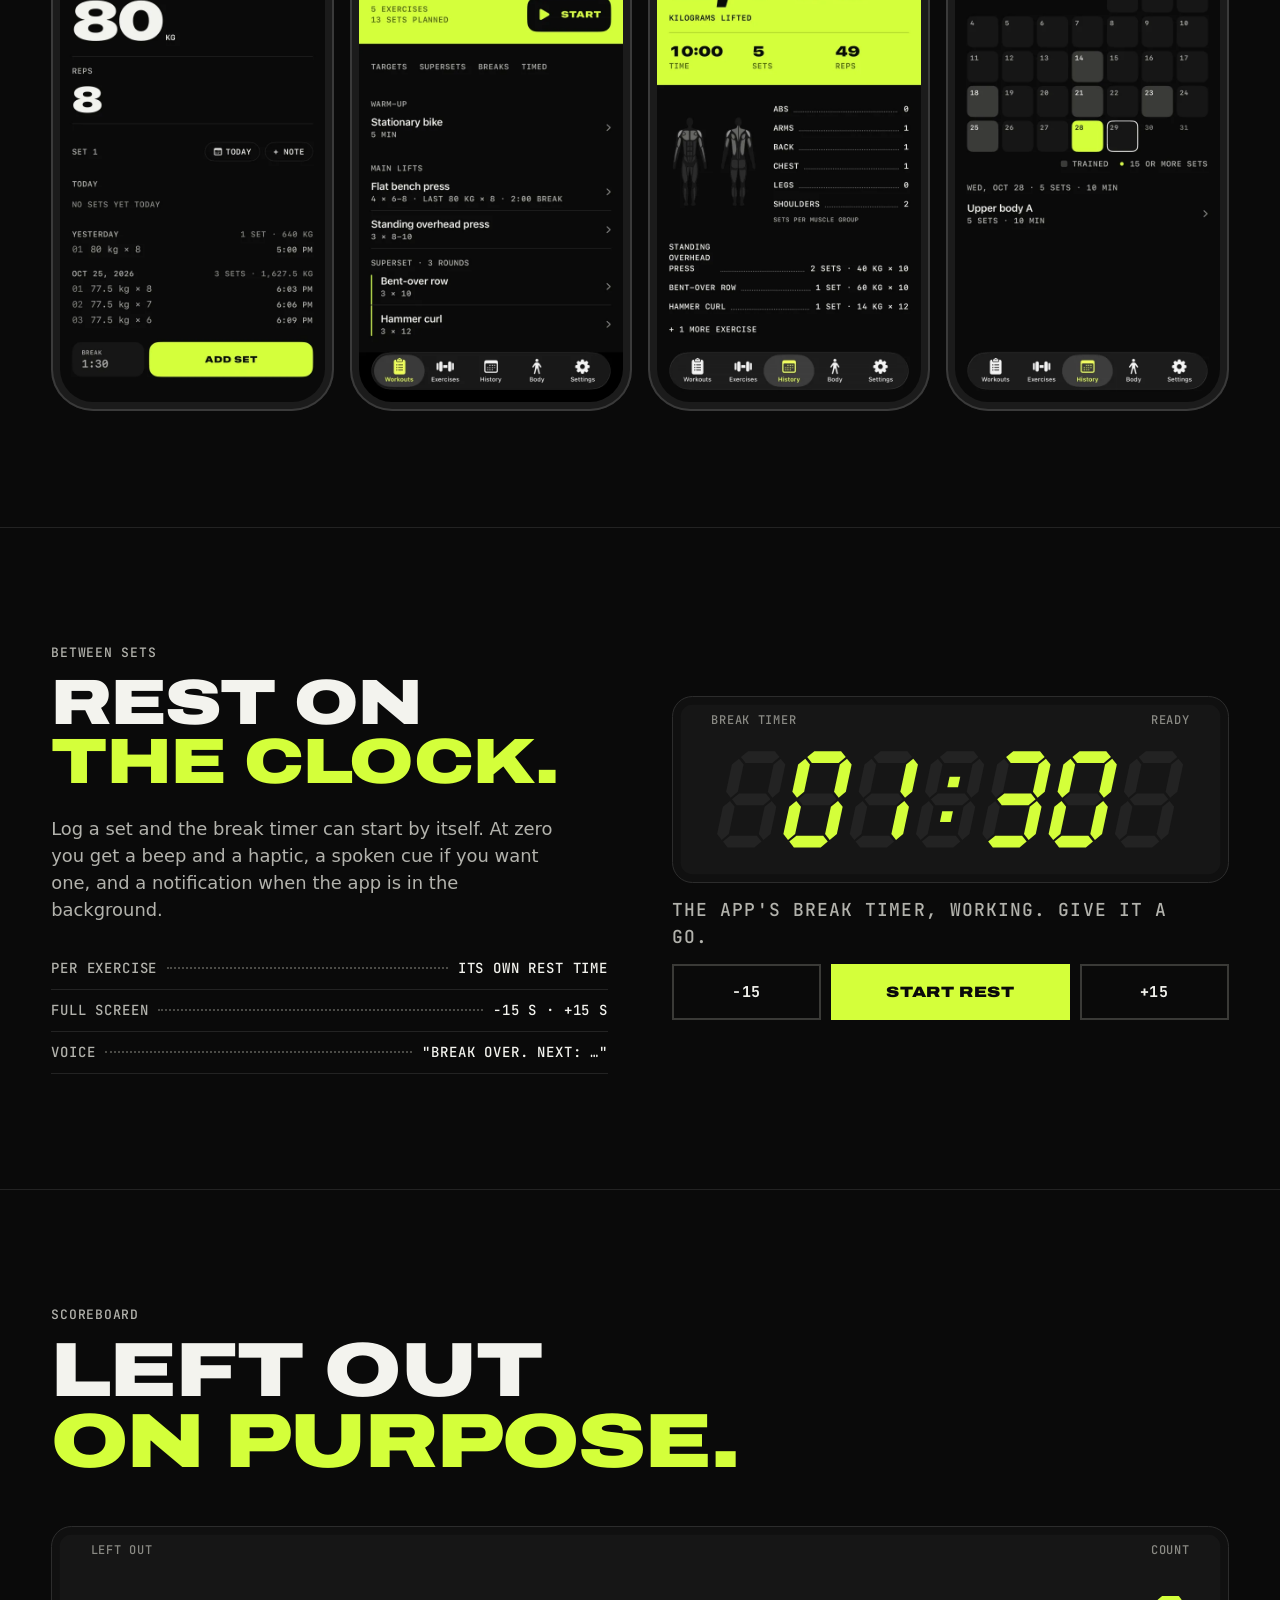
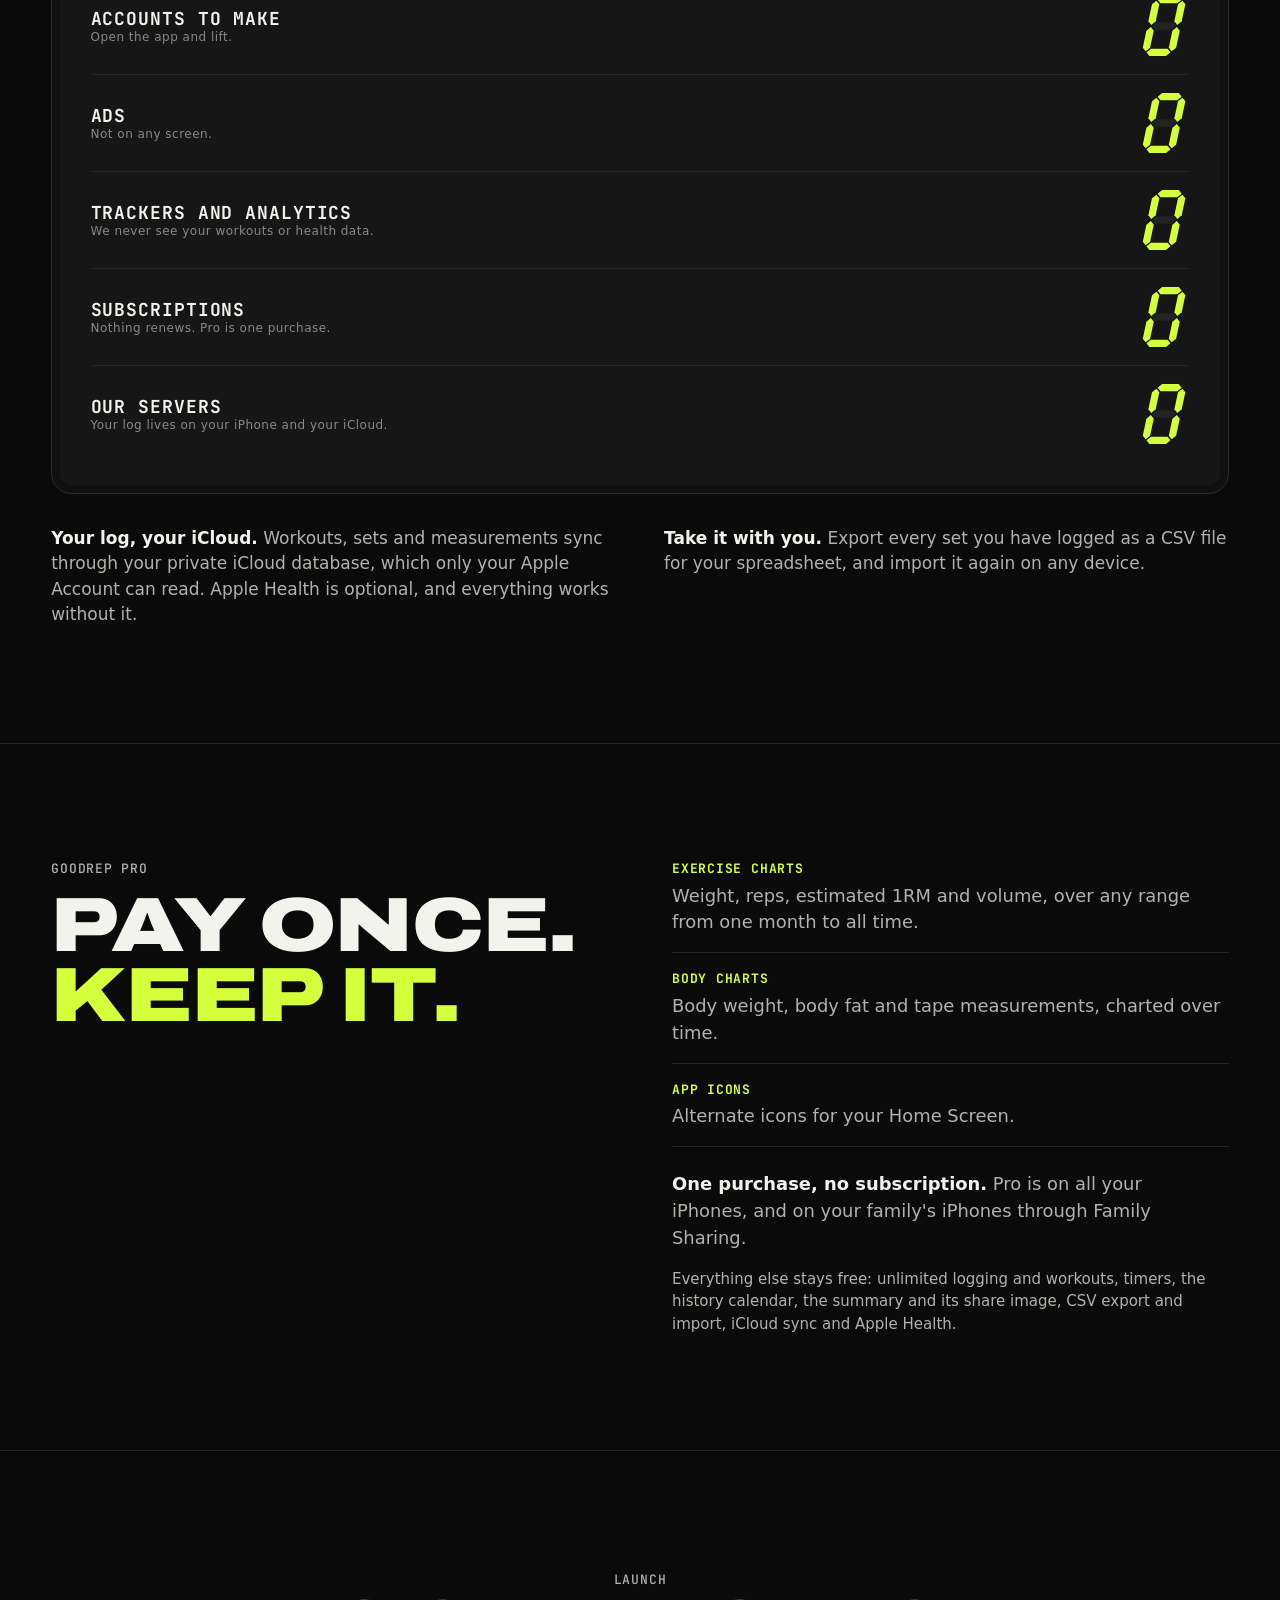
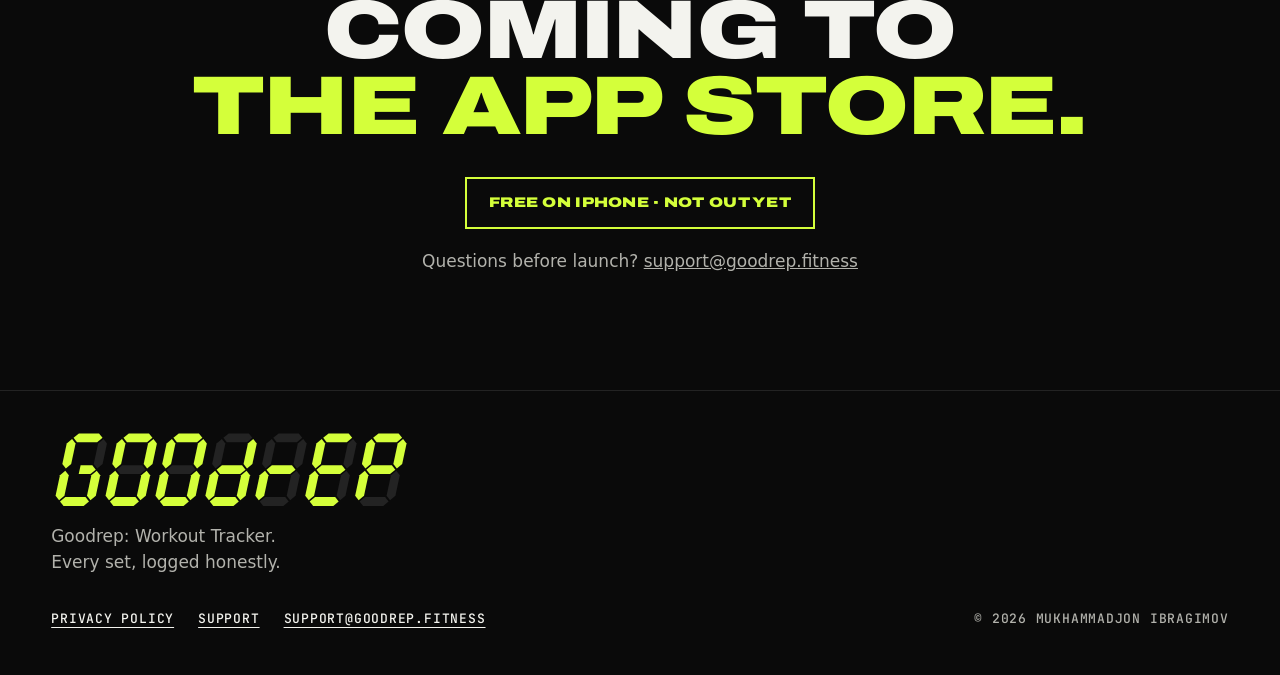
<file: prototypes/C/index.html>
<!doctype html>
<!--
  Variant C · "Gym clock", copy round: the page is the LED board on the gym wall, built from the app icon's slanted
  seven-segment G. The hero board shows last session's set (the number to beat), a scoreboard counts what the app leaves
  out, and a real break timer you can start sits lower down. Words: docs/design/landing-copy.md.
  Seven-segment displays are static SVG generated by tools/segments.py (re-run it after editing a "seg:NAME" marker block).
-->
<html lang="en">
<head>
<meta charset="utf-8">
<meta name="viewport" content="width=device-width, initial-scale=1, viewport-fit=cover">
<title>Goodrep: Workout Tracker · Beat last time</title>
<meta name="description" content="A strength-training log for iPhone. Last session's weight and reps are filled in, so most sets take one tap. No account, no ads, no tracking, and your data stays in your own iCloud.">
<meta name="theme-color" content="#0A0A0A">
<meta property="og:title" content="Goodrep: beat last time">
<meta property="og:description" content="Last session's numbers, filled in and waiting. A strength-training log for iPhone with no account, no ads and no tracking.">
<meta property="og:image" content="https://goodrep.fitness/assets/brand/og.png">
<link rel="icon" href="data:image/svg+xml,%3Csvg xmlns='http://www.w3.org/2000/svg' viewBox='0 0 1024 1024'%3E%3Crect width='1024' height='1024' rx='224' fill='%230A0A0A'/%3E%3Cg fill='%23D4FF3A'%3E%3Cpath d='M515 144h226l56 74-94 75H477l-56-74z'/%3E%3Cpath d='M410 228l56 74-31 126-94 74-56-74 31-125z'/%3E%3Cpath d='M535 437h133l56 76-94 74H498z'/%3E%3Cpath d='M337 521l56 75-31 125-94 75-56-76 31-124z'/%3E%3Cpath d='M369 730h226l56 75-94 75H331l-56-75z'/%3E%3Cpath d='M731 521l56 75-31 125-94 75-56-75 31-125z'/%3E%3C/g%3E%3C/svg%3E">
<link rel="apple-touch-icon" href="../../assets/brand/apple-touch-icon.png">
<link rel="preconnect" href="https://fonts.googleapis.com">
<link rel="preconnect" href="https://fonts.gstatic.com" crossorigin>
<link rel="stylesheet" href="https://fonts.googleapis.com/css2?family=Archivo:wdth,wght@125,800;125,900&family=JetBrains+Mono:wght@500;700&display=swap">
<style>
:root {
  --bg: #0A0A0A; --surface: #161616; --surface2: #232323; --off: #232323;
  --text: #F3F3EE; --text2: #B2B2AC; --text3: #8A8A84;
  --volt: #D4FF3A; --on-volt: #0A0A0A;
  --display: "Archivo", "Arial Black", system-ui, sans-serif;
  --mono: "JetBrains Mono", ui-monospace, "SF Mono", Menlo, monospace;
  --pad: clamp(16px, 4vw, 56px);
  color-scheme: dark;
}
* { box-sizing: border-box; }
html { scroll-behavior: smooth; }
body { margin: 0; background: var(--bg); color: var(--text);
  font: 17px/1.5 system-ui, -apple-system, "Segoe UI", Roboto, sans-serif; -webkit-text-size-adjust: 100%; }
a { color: inherit; }
img { display: block; max-width: 100%; }
:focus-visible { outline: 3px solid var(--volt); outline-offset: 3px; }
.skip { position: absolute; left: 8px; top: -60px; z-index: 30; background: var(--volt); color: var(--on-volt);
  padding: 10px 14px; font: 700 13px var(--mono); text-transform: uppercase; }
.skip:focus { top: 8px; }
.mono { font-family: var(--mono); font-weight: 500; text-transform: uppercase; letter-spacing: .06em; font-size: 13px; }
.display { text-wrap: balance; margin: 0; font-family: var(--display); font-weight: 900; font-stretch: 125%; text-transform: uppercase;
  line-height: .92; letter-spacing: -.01em; }
.hl { color: var(--volt); }
.wrap { max-width: 1320px; margin: 0 auto; padding: 0 var(--pad); }

/* Seven-segment displays */
.seg { display: block; width: 100%; height: auto; overflow: visible; }
.seg polygon { fill: var(--off); }
.seg .on { fill: var(--volt); }
.housing { position: relative; background: var(--surface); border: 1px solid #2c2c2c; border-radius: clamp(10px, 1.6vw, 22px);
  padding: clamp(28px, 4vw, 56px) clamp(16px, 3vw, 48px) clamp(16px, 2.4vw, 32px);
  box-shadow: inset 0 0 0 clamp(4px, .6vw, 8px) #101010; }
.housing .tag { position: absolute; top: clamp(8px, 1.1vw, 16px); color: var(--text3); font-size: 12px; }
.housing .tag.l { left: clamp(16px, 3vw, 48px); } .housing .tag.r { right: clamp(16px, 3vw, 48px); }

header.top { display: flex; align-items: center; justify-content: space-between; gap: 16px; padding: 16px var(--pad); }
.brand { display: flex; align-items: center; gap: 10px; text-decoration: none; font: 900 15px/1 var(--display); font-stretch: 125%; }
.brand svg { width: 24px; height: 24px; } .brand path, .g path { fill: var(--volt); }
header nav ul { display: flex; gap: 6px 22px; margin: 0; padding: 0; list-style: none; }
header nav a { text-decoration: none; color: var(--text2); padding: 8px 0; display: inline-block; }
header nav a:hover { color: var(--volt); }
@media (max-width: 640px) { header nav li:not(:last-child) { display: none; } }
header nav .cta-link { color: var(--volt); }

/* Hero */
.hero { padding-top: clamp(8px, 2vw, 24px); padding-bottom: clamp(56px, 9vw, 120px); }
.hero h1 { font-size: clamp(44px, min(10vw, 17vh), 140px); margin-top: 12px; }
@media (min-width: 900px) { .hero .housing { max-width: 860px; } }
.readout .row { display: flex; align-items: flex-end; gap: clamp(8px, 1.6vw, 24px); margin: 0; }
.readout .seg { height: clamp(72px, 15vw, 160px); width: auto; }
.readout .u { color: var(--text2); font-weight: 700; font-size: clamp(13px, 1.6vw, 22px); padding-bottom: .2em; }
.readout .x { align-self: center; color: var(--volt); font: 900 clamp(26px, 4vw, 60px)/1 var(--display); }
.eyebrow { margin: clamp(24px, 4vw, 48px) 0 0; color: var(--text2); }
.readout .caption { margin: 14px 0 0; color: var(--volt); font-weight: 700; }
.cue { margin: 14px 0; color: var(--text2); min-height: 2.6em; display: flex; align-items: center; }
.seg [data-s="h"]:not(.on) { display: none; }
.seg [data-s="h"].on ~ [data-s="g"] { display: none; }
.seg .colon { fill: var(--off); } .seg .colon.on { fill: var(--volt); }
.hero-row { display: grid; gap: 24px 48px; align-items: end; margin-top: 24px; }
@media (min-width: 900px) { .hero-row { grid-template-columns: 1.2fr 1fr; } }
.lead { margin: 0; max-width: 34rem; color: var(--text2); font-size: clamp(17px, 1.5vw, 20px); }
.lead strong { color: var(--text); font-weight: 600; white-space: nowrap; }
.btns { display: flex; flex-wrap: wrap; gap: 12px; }
.btn { display: inline-flex; align-items: center; justify-content: center; min-height: 52px; padding: 0 22px; border: 2px solid var(--volt);
  background: var(--volt); color: var(--on-volt); text-decoration: none; font: 900 14px/1 var(--display); font-stretch: 125%;
  text-transform: uppercase; letter-spacing: .02em; cursor: pointer; }
.btn.ghost { background: transparent; color: var(--volt); }
.btn:hover { background: var(--bg); color: var(--volt); }
.btn.ghost:hover { background: var(--volt); color: var(--on-volt); }

/* Section heads */
section { scroll-margin-top: 16px; }
.head { display: grid; gap: 12px; margin-bottom: clamp(24px, 4vw, 48px); }
.head .mono { color: var(--text2); }
.head h2 { font-size: clamp(34px, 6vw, 84px); }

/* Pro */
.pro { padding: clamp(56px, 9vw, 120px) 0; border-top: 1px solid var(--surface2); }
.split { display: grid; gap: 8px 64px; align-items: start; }
@media (min-width: 900px) { .split { grid-template-columns: 1fr 1fr; } }
.unlocks { margin: 0; padding: 0; list-style: none; font-size: clamp(17px, 1.4vw, 19px); }
.unlocks li { padding: 16px 0; border-bottom: 1px solid var(--surface2); color: var(--text2); }
.unlocks li:first-child { padding-top: 0; }
.unlocks .mono { display: block; margin-bottom: 4px; color: var(--volt); font-weight: 700; }
.pro p { color: var(--text2); max-width: 34rem; font-size: clamp(17px, 1.4vw, 19px); }
.pro p strong { color: var(--text); font-weight: 600; }
.pro .once { margin: 24px 0 0; }
.pro .free { margin: 16px 0 0; font-size: 15px; }

/* The rest timer */
.timer { padding: clamp(56px, 9vw, 120px) 0; border-top: 1px solid var(--surface2); }
.timer-grid { display: grid; gap: 32px 64px; align-items: center; }
@media (min-width: 900px) { .timer-grid { grid-template-columns: 1fr 1fr; } }
.timer .head { margin-bottom: 24px; }
.timer p { color: var(--text2); max-width: 32rem; font-size: clamp(17px, 1.4vw, 19px); }
.timer p strong { color: var(--text); font-weight: 600; }
.timer .head h2 { font-size: clamp(34px, 5vw, 72px); }
.facts { margin: 24px 0 0; padding: 0; list-style: none; font-size: 14px; }
.facts li { display: flex; align-items: baseline; gap: 10px; padding: 10px 0; border-bottom: 1px solid var(--surface2); }
.facts li span:first-child { color: var(--text2); } .facts li span:last-child { color: var(--text); text-align: right; }
.facts i { flex: 1; min-width: 16px; border-bottom: 2px dotted #4a4a46; transform: translateY(-4px); }
.controls { display: grid; grid-template-columns: 1fr 1.6fr 1fr; gap: 10px; }
.controls button { min-height: 56px; border: 2px solid #3a3a37; background: transparent; color: var(--text); font: 700 15px var(--mono);
  text-transform: uppercase; letter-spacing: .04em; cursor: pointer; }
.controls button:hover { border-color: var(--volt); color: var(--volt); }
.controls .go { background: var(--volt); border-color: var(--volt); color: var(--on-volt); font-family: var(--display); font-weight: 900; font-stretch: 125%; }
.controls .go:hover { background: var(--bg); color: var(--volt); }
.done .seg .on { animation: flash .5s steps(1) 3; }
@keyframes flash { 50% { fill: var(--off); } }

/* Rounds */
.rounds { padding: clamp(56px, 9vw, 120px) 0; border-top: 1px solid var(--surface2); }
.rail { display: grid; grid-auto-flow: column; grid-auto-columns: min(78vw, 320px); gap: 16px; overflow-x: auto;
  scroll-snap-type: x mandatory; scroll-padding-inline: var(--pad); padding: 0 var(--pad) 12px; margin: 0 calc(-1 * var(--pad)); list-style: none; }
.rail > li { scroll-snap-align: start; }
@media (max-width: 640px) {
  .rail { grid-auto-flow: row; grid-auto-columns: auto; overflow: visible; margin: 0; padding: 0; gap: 56px; }
  .round .phone { width: min(72vw, 280px); }
}
@media (min-width: 1100px) { .rail { grid-auto-flow: row; grid-template-columns: repeat(4, 1fr); overflow: visible; margin: 0; padding: 0; } }
.round { display: flex; flex-direction: column; gap: 14px; height: 100%; }
.round .num { width: 64px; }
.round h3 { margin: 0; font: 900 clamp(22px, 2vw, 28px)/1 var(--display); font-stretch: 125%; text-transform: uppercase; }
.round p { margin: 0; color: var(--text2); }
.phone { position: relative; margin-top: auto; aspect-ratio: 1000 / 2097.5; border-radius: 15% / 7%; background: #1b1b1b;
  box-shadow: inset 0 0 0 2px #3a3a3a; }
.phone img { position: absolute; top: 1.526%; left: 3.2%; width: 93.6%; height: 96.95%; border-radius: 12.5% / 5.8%; }
.phone::after { content: ""; position: absolute; top: 4.6%; left: 50%; width: 27%; height: 2.9%; transform: translateX(-50%);
  background: #000; border-radius: 99px; }

/* Scoreboard */
.score { padding: clamp(56px, 9vw, 120px) 0; border-top: 1px solid var(--surface2); }
.board { padding-top: clamp(36px, 4vw, 56px); }
.board ul { margin: 0; padding: 0; list-style: none; }
.board li { display: flex; align-items: center; gap: 16px; padding: clamp(10px, 1.4vw, 16px) 0; border-bottom: 1px solid #262626; }
.board li:last-child { border-bottom: 0; }
.board .k { flex: 1; font: 700 clamp(13px, 1.4vw, 18px)/1.3 var(--mono); text-transform: uppercase; letter-spacing: .05em; }
.board .k small { display: block; color: var(--text3); font-weight: 500; font-size: 12px; letter-spacing: .04em; text-transform: none; font-family: system-ui, sans-serif; }
.board .v { display: flex; align-items: center; gap: 6px; height: clamp(40px, 5vw, 64px); }
.board .v .seg { height: 100%; width: auto; }
.score .after { display: grid; gap: 16px 48px; margin-top: 32px; }
@media (min-width: 900px) { .score .after { grid-template-columns: 1fr 1fr; } }
.score .after p { margin: 0; color: var(--text2); }
.score .after strong { color: var(--text); font-weight: 600; }

/* App Store and footer */
.store { padding: clamp(56px, 9vw, 120px) 0; border-top: 1px solid var(--surface2); text-align: center; }
.store h2 { font-size: clamp(34px, 6.5vw, 96px); }
.store .btns { justify-content: center; margin-top: 32px; }
.store .btns .btn { margin: 0; cursor: default; }
.store .btns .btn:hover { background: transparent; color: var(--volt); }
.store p { color: var(--text2); margin: 20px 0 0; }
footer { padding: 40px 0; border-top: 1px solid var(--surface2); }
footer .seg { max-width: 360px; }
footer .tagline { margin: 16px 0 28px; color: var(--text2); }
footer .row { display: flex; flex-wrap: wrap; justify-content: space-between; gap: 16px; color: var(--text2); }
footer ul { display: flex; flex-wrap: wrap; gap: 8px 24px; margin: 0; padding: 0; list-style: none; }
footer a { color: var(--text); text-underline-offset: 4px; display: inline-block; padding: 6px 0; }
footer a:hover { color: var(--volt); }
footer p { margin: 6px 0 0; }

/* Power-on flicker of the hero display */
.boot .seg .on { animation: boot .7s steps(1) both; }
.boot .seg g:nth-of-type(2) .on { animation-delay: .08s; } .boot .seg g:nth-of-type(3) .on { animation-delay: .16s; }
.boot .seg g:nth-of-type(4) .on { animation-delay: .24s; } .boot .seg g:nth-of-type(5) .on { animation-delay: .32s; }
.boot .seg g:nth-of-type(6) .on { animation-delay: .40s; } .boot .seg g:nth-of-type(7) .on { animation-delay: .48s; }
@keyframes boot { 0% { fill: var(--off); } 30% { fill: var(--volt); } 45% { fill: var(--off); } 60% { fill: var(--volt); } }
@media (prefers-reduced-motion: reduce) {
  html { scroll-behavior: auto; }
  .boot .seg .on, .done .seg .on { animation: none; }
}
.sr { position: absolute; width: 1px; height: 1px; overflow: hidden; clip: rect(0 0 0 0); white-space: nowrap; }
</style>
</head>
<body>
<a class="skip" href="#main">Skip to content</a>
<header class="top">
  <a class="brand" href="#main" aria-label="Goodrep, back to top">
    <svg viewBox="200 130 610 760" aria-hidden="true"><path d="M515 144h226l56 74-94 75H477l-56-74z"/><path d="M410 228l56 74-31 126-94 74-56-74 31-125z"/><path d="M535 437h133l56 76-94 74H498z"/><path d="M337 521l56 75-31 125-94 75-56-76 31-124z"/><path d="M369 730h226l56 75-94 75H331l-56-75z"/><path d="M731 521l56 75-31 125-94 75-56-75 31-125z"/></svg>
    GOODREP
  </a>
  <nav aria-label="Sections"><ul class="mono">
    <li><a href="#rounds">The log</a></li><li><a href="#score">Scoreboard</a></li><li><a href="#pro">Pro</a></li>
    <li><a class="cta-link" href="#appstore">App Store: soon</a></li>
  </ul></nav>
</header>

<main id="main">
  <section class="wrap hero" aria-labelledby="h1">
    <div class="housing readout boot">
      <span class="tag l mono">Flat bench press</span><span class="tag r mono">Last time</span>
      <p class="row" role="img" aria-label="Last time: 80 kilograms for 8 reps">
        <!--seg:kg--><svg class="seg" viewBox="-6 -6 274 192" aria-hidden="true"><g transform="translate(38.3 0) skewX(-12)"><polygon points="25.0,0.0 75.0,0.0 86.0,11.0 75.0,22.0 25.0,22.0 14.0,11.0" class="on"/><polygon points="89.0,14.0 100.0,25.0 100.0,76.0 89.0,87.0 78.0,76.0 78.0,25.0" class="on"/><polygon points="89.0,93.0 100.0,104.0 100.0,155.0 89.0,166.0 78.0,155.0 78.0,104.0" class="on"/><polygon points="25.0,158.0 75.0,158.0 86.0,169.0 75.0,180.0 25.0,180.0 14.0,169.0" class="on"/><polygon points="11.0,93.0 22.0,104.0 22.0,155.0 11.0,166.0 0.0,155.0 0.0,104.0" class="on"/><polygon points="11.0,14.0 22.0,25.0 22.0,76.0 11.0,87.0 0.0,76.0 0.0,25.0" class="on"/><polygon points="25.0,79.0 75.0,79.0 86.0,90.0 75.0,101.0 25.0,101.0 14.0,90.0" class="on"/></g><g transform="translate(162.3 0) skewX(-12)"><polygon points="25.0,0.0 75.0,0.0 86.0,11.0 75.0,22.0 25.0,22.0 14.0,11.0" class="on"/><polygon points="89.0,14.0 100.0,25.0 100.0,76.0 89.0,87.0 78.0,76.0 78.0,25.0" class="on"/><polygon points="89.0,93.0 100.0,104.0 100.0,155.0 89.0,166.0 78.0,155.0 78.0,104.0" class="on"/><polygon points="25.0,158.0 75.0,158.0 86.0,169.0 75.0,180.0 25.0,180.0 14.0,169.0" class="on"/><polygon points="11.0,93.0 22.0,104.0 22.0,155.0 11.0,166.0 0.0,155.0 0.0,104.0" class="on"/><polygon points="11.0,14.0 22.0,25.0 22.0,76.0 11.0,87.0 0.0,76.0 0.0,25.0" class="on"/><polygon points="25.0,79.0 75.0,79.0 86.0,90.0 75.0,101.0 25.0,101.0 14.0,90.0"/></g></svg><!--/seg--><span class="u mono" aria-hidden="true">kg</span>
        <span class="x" aria-hidden="true">×</span>
        <!--seg:reps--><svg class="seg" viewBox="-6 -6 150 192" aria-hidden="true"><g transform="translate(38.3 0) skewX(-12)"><polygon points="25.0,0.0 75.0,0.0 86.0,11.0 75.0,22.0 25.0,22.0 14.0,11.0" class="on"/><polygon points="89.0,14.0 100.0,25.0 100.0,76.0 89.0,87.0 78.0,76.0 78.0,25.0" class="on"/><polygon points="89.0,93.0 100.0,104.0 100.0,155.0 89.0,166.0 78.0,155.0 78.0,104.0" class="on"/><polygon points="25.0,158.0 75.0,158.0 86.0,169.0 75.0,180.0 25.0,180.0 14.0,169.0" class="on"/><polygon points="11.0,93.0 22.0,104.0 22.0,155.0 11.0,166.0 0.0,155.0 0.0,104.0" class="on"/><polygon points="11.0,14.0 22.0,25.0 22.0,76.0 11.0,87.0 0.0,76.0 0.0,25.0" class="on"/><polygon points="25.0,79.0 75.0,79.0 86.0,90.0 75.0,101.0 25.0,101.0 14.0,90.0" class="on"/></g></svg><!--/seg--><span class="u mono" aria-hidden="true">reps</span>
      </p>
      <p class="caption mono">In the fields before your first rep</p>
    </div>
    <p class="eyebrow mono">A strength-training log for iPhone</p>
    <h1 class="display" id="h1">Beat<br> <span class="hl">last time.</span></h1>
    <div class="hero-row">
      <p class="lead">Open an exercise in your workout and last session's weight and reps are already there, your earlier sets underneath. <strong>Most sets take one tap.</strong> No account, no ads, no&nbsp;tracking.</p>
      <div class="btns">
        <!-- TODO: when the app is live, point this at the App Store URL -->
        <a class="btn ghost" href="#appstore">Coming to the App Store</a>
      </div>
    </div>
  </section>

  <section class="rounds" id="rounds" aria-labelledby="r-h">
    <div class="wrap">
      <div class="head"><span class="mono">One session in Goodrep</span><h2 class="display" id="r-h">Start <span class="hl">to finish.</span></h2></div>
      <ol class="rail" aria-label="Four screens from a session in Goodrep">
        <li><article class="round">
          <div class="num"><!--seg:n1--><svg class="seg" viewBox="-6 -6 274 192" aria-hidden="true"><g transform="translate(38.3 0) skewX(-12)"><polygon points="25.0,0.0 75.0,0.0 86.0,11.0 75.0,22.0 25.0,22.0 14.0,11.0" class="on"/><polygon points="89.0,14.0 100.0,25.0 100.0,76.0 89.0,87.0 78.0,76.0 78.0,25.0" class="on"/><polygon points="89.0,93.0 100.0,104.0 100.0,155.0 89.0,166.0 78.0,155.0 78.0,104.0" class="on"/><polygon points="25.0,158.0 75.0,158.0 86.0,169.0 75.0,180.0 25.0,180.0 14.0,169.0" class="on"/><polygon points="11.0,93.0 22.0,104.0 22.0,155.0 11.0,166.0 0.0,155.0 0.0,104.0" class="on"/><polygon points="11.0,14.0 22.0,25.0 22.0,76.0 11.0,87.0 0.0,76.0 0.0,25.0" class="on"/><polygon points="25.0,79.0 75.0,79.0 86.0,90.0 75.0,101.0 25.0,101.0 14.0,90.0"/></g><g transform="translate(162.3 0) skewX(-12)"><polygon points="25.0,0.0 75.0,0.0 86.0,11.0 75.0,22.0 25.0,22.0 14.0,11.0"/><polygon points="89.0,14.0 100.0,25.0 100.0,76.0 89.0,87.0 78.0,76.0 78.0,25.0" class="on"/><polygon points="89.0,93.0 100.0,104.0 100.0,155.0 89.0,166.0 78.0,155.0 78.0,104.0" class="on"/><polygon points="25.0,158.0 75.0,158.0 86.0,169.0 75.0,180.0 25.0,180.0 14.0,169.0"/><polygon points="11.0,93.0 22.0,104.0 22.0,155.0 11.0,166.0 0.0,155.0 0.0,104.0"/><polygon points="11.0,14.0 22.0,25.0 22.0,76.0 11.0,87.0 0.0,76.0 0.0,25.0"/><polygon points="25.0,79.0 75.0,79.0 86.0,90.0 75.0,101.0 25.0,101.0 14.0,90.0"/></g></svg><!--/seg--></div>
          <h3>One tap a set</h3>
          <p>Match it or beat it. Change a number if you went heavier, then tap Add set.</p>
          <div class="phone"><img src="../../assets/screens/03-session-600.webp" width="600" height="1304" loading="lazy" decoding="async" alt="Goodrep's logging screen for flat bench press: 80 kilograms and 8 reps already filled in, an Add set button, and the sets from yesterday and October 25 listed underneath."></div>
        </article></li>
        <li><article class="round">
          <div class="num"><!--seg:n2--><svg class="seg" viewBox="-6 -6 274 192" aria-hidden="true"><g transform="translate(38.3 0) skewX(-12)"><polygon points="25.0,0.0 75.0,0.0 86.0,11.0 75.0,22.0 25.0,22.0 14.0,11.0" class="on"/><polygon points="89.0,14.0 100.0,25.0 100.0,76.0 89.0,87.0 78.0,76.0 78.0,25.0" class="on"/><polygon points="89.0,93.0 100.0,104.0 100.0,155.0 89.0,166.0 78.0,155.0 78.0,104.0" class="on"/><polygon points="25.0,158.0 75.0,158.0 86.0,169.0 75.0,180.0 25.0,180.0 14.0,169.0" class="on"/><polygon points="11.0,93.0 22.0,104.0 22.0,155.0 11.0,166.0 0.0,155.0 0.0,104.0" class="on"/><polygon points="11.0,14.0 22.0,25.0 22.0,76.0 11.0,87.0 0.0,76.0 0.0,25.0" class="on"/><polygon points="25.0,79.0 75.0,79.0 86.0,90.0 75.0,101.0 25.0,101.0 14.0,90.0"/></g><g transform="translate(162.3 0) skewX(-12)"><polygon points="25.0,0.0 75.0,0.0 86.0,11.0 75.0,22.0 25.0,22.0 14.0,11.0" class="on"/><polygon points="89.0,14.0 100.0,25.0 100.0,76.0 89.0,87.0 78.0,76.0 78.0,25.0" class="on"/><polygon points="89.0,93.0 100.0,104.0 100.0,155.0 89.0,166.0 78.0,155.0 78.0,104.0"/><polygon points="25.0,158.0 75.0,158.0 86.0,169.0 75.0,180.0 25.0,180.0 14.0,169.0" class="on"/><polygon points="11.0,93.0 22.0,104.0 22.0,155.0 11.0,166.0 0.0,155.0 0.0,104.0" class="on"/><polygon points="11.0,14.0 22.0,25.0 22.0,76.0 11.0,87.0 0.0,76.0 0.0,25.0"/><polygon points="25.0,79.0 75.0,79.0 86.0,90.0 75.0,101.0 25.0,101.0 14.0,90.0" class="on"/></g></svg><!--/seg--></div>
          <h3>Build it once</h3>
          <p>Pick from more than 400 exercises on a body map, set targets like 3 × 8–10 and pair supersets.</p>
          <div class="phone"><img src="../../assets/screens/02-workout-editor-600.webp" width="600" height="1304" loading="lazy" decoding="async" alt="Workout editor for Upper body A: a warm-up, main lifts with targets such as 4 × 6–8, and a superset of bent-over row and hammer curl."></div>
        </article></li>
        <li><article class="round">
          <div class="num"><!--seg:n3--><svg class="seg" viewBox="-6 -6 274 192" aria-hidden="true"><g transform="translate(38.3 0) skewX(-12)"><polygon points="25.0,0.0 75.0,0.0 86.0,11.0 75.0,22.0 25.0,22.0 14.0,11.0" class="on"/><polygon points="89.0,14.0 100.0,25.0 100.0,76.0 89.0,87.0 78.0,76.0 78.0,25.0" class="on"/><polygon points="89.0,93.0 100.0,104.0 100.0,155.0 89.0,166.0 78.0,155.0 78.0,104.0" class="on"/><polygon points="25.0,158.0 75.0,158.0 86.0,169.0 75.0,180.0 25.0,180.0 14.0,169.0" class="on"/><polygon points="11.0,93.0 22.0,104.0 22.0,155.0 11.0,166.0 0.0,155.0 0.0,104.0" class="on"/><polygon points="11.0,14.0 22.0,25.0 22.0,76.0 11.0,87.0 0.0,76.0 0.0,25.0" class="on"/><polygon points="25.0,79.0 75.0,79.0 86.0,90.0 75.0,101.0 25.0,101.0 14.0,90.0"/></g><g transform="translate(162.3 0) skewX(-12)"><polygon points="25.0,0.0 75.0,0.0 86.0,11.0 75.0,22.0 25.0,22.0 14.0,11.0" class="on"/><polygon points="89.0,14.0 100.0,25.0 100.0,76.0 89.0,87.0 78.0,76.0 78.0,25.0" class="on"/><polygon points="89.0,93.0 100.0,104.0 100.0,155.0 89.0,166.0 78.0,155.0 78.0,104.0" class="on"/><polygon points="25.0,158.0 75.0,158.0 86.0,169.0 75.0,180.0 25.0,180.0 14.0,169.0" class="on"/><polygon points="11.0,93.0 22.0,104.0 22.0,155.0 11.0,166.0 0.0,155.0 0.0,104.0"/><polygon points="11.0,14.0 22.0,25.0 22.0,76.0 11.0,87.0 0.0,76.0 0.0,25.0"/><polygon points="25.0,79.0 75.0,79.0 86.0,90.0 75.0,101.0 25.0,101.0 14.0,90.0" class="on"/></g></svg><!--/seg--></div>
          <h3>Read the total</h3>
          <p>Sets, reps, volume and time, with a map of the muscles you trained. Share it as an image.</p>
          <div class="phone"><img src="../../assets/screens/05-summary-600.webp" width="600" height="1304" loading="lazy" decoding="async" alt="Workout summary: 2,168 kilograms over 5 sets and 49 reps in 10 minutes, a front-and-back muscle map and sets per muscle group."></div>
        </article></li>
        <li><article class="round">
          <div class="num"><!--seg:n4--><svg class="seg" viewBox="-6 -6 274 192" aria-hidden="true"><g transform="translate(38.3 0) skewX(-12)"><polygon points="25.0,0.0 75.0,0.0 86.0,11.0 75.0,22.0 25.0,22.0 14.0,11.0" class="on"/><polygon points="89.0,14.0 100.0,25.0 100.0,76.0 89.0,87.0 78.0,76.0 78.0,25.0" class="on"/><polygon points="89.0,93.0 100.0,104.0 100.0,155.0 89.0,166.0 78.0,155.0 78.0,104.0" class="on"/><polygon points="25.0,158.0 75.0,158.0 86.0,169.0 75.0,180.0 25.0,180.0 14.0,169.0" class="on"/><polygon points="11.0,93.0 22.0,104.0 22.0,155.0 11.0,166.0 0.0,155.0 0.0,104.0" class="on"/><polygon points="11.0,14.0 22.0,25.0 22.0,76.0 11.0,87.0 0.0,76.0 0.0,25.0" class="on"/><polygon points="25.0,79.0 75.0,79.0 86.0,90.0 75.0,101.0 25.0,101.0 14.0,90.0"/></g><g transform="translate(162.3 0) skewX(-12)"><polygon points="25.0,0.0 75.0,0.0 86.0,11.0 75.0,22.0 25.0,22.0 14.0,11.0"/><polygon points="89.0,14.0 100.0,25.0 100.0,76.0 89.0,87.0 78.0,76.0 78.0,25.0" class="on"/><polygon points="89.0,93.0 100.0,104.0 100.0,155.0 89.0,166.0 78.0,155.0 78.0,104.0" class="on"/><polygon points="25.0,158.0 75.0,158.0 86.0,169.0 75.0,180.0 25.0,180.0 14.0,169.0"/><polygon points="11.0,93.0 22.0,104.0 22.0,155.0 11.0,166.0 0.0,155.0 0.0,104.0"/><polygon points="11.0,14.0 22.0,25.0 22.0,76.0 11.0,87.0 0.0,76.0 0.0,25.0" class="on"/><polygon points="25.0,79.0 75.0,79.0 86.0,90.0 75.0,101.0 25.0,101.0 14.0,90.0" class="on"/></g></svg><!--/seg--></div>
          <h3>Every day on record</h3>
          <p>A calendar marks each training day. Open one to see every set you did.</p>
          <div class="phone"><img src="../../assets/screens/04-calendar-600.webp" width="600" height="1304" loading="lazy" decoding="async" alt="History calendar for October 2026 with training days marked and the 28th open: Upper body A, 5 sets in 10 minutes."></div>
        </article></li>
      </ol>
    </div>
  </section>

  <section class="timer" id="rest" aria-labelledby="t-h">
    <div class="wrap timer-grid">
      <div>
        <div class="head"><span class="mono">Between sets</span><h2 class="display" id="t-h">Rest on <span class="hl">the clock.</span></h2></div>
        <p>Log a set and the break timer can start by itself. At zero you get a beep and a haptic, a spoken cue if you want one, and a notification when the app is in the background.</p>
        <ul class="facts mono">
          <li><span>Per exercise</span><i></i><span>Its own rest time</span></li>
          <li><span>Full screen</span><i></i><span>−15 s · +15 s</span></li>
          <li><span>Voice</span><i></i><span>"Break over. Next: …"</span></li>
        </ul>
      </div>
      <div>
        <div class="housing" id="clock" tabindex="-1">
          <span class="tag l mono">Break timer</span><span class="tag r mono" id="clockstate">Ready</span>
          <!--seg:clock--><svg class="seg" viewBox="-6 -6 894 192" role="img" aria-label="Break timer 01:30"><g transform="translate(38.3 0) skewX(-12)" data-cell><polygon points="25.0,0.0 75.0,0.0 86.0,11.0 75.0,22.0 25.0,22.0 14.0,11.0" data-s="a"/><polygon points="89.0,14.0 100.0,25.0 100.0,76.0 89.0,87.0 78.0,76.0 78.0,25.0" data-s="b"/><polygon points="89.0,93.0 100.0,104.0 100.0,155.0 89.0,166.0 78.0,155.0 78.0,104.0" data-s="c"/><polygon points="25.0,158.0 75.0,158.0 86.0,169.0 75.0,180.0 25.0,180.0 14.0,169.0" data-s="d"/><polygon points="11.0,93.0 22.0,104.0 22.0,155.0 11.0,166.0 0.0,155.0 0.0,104.0" data-s="e"/><polygon points="11.0,14.0 22.0,25.0 22.0,76.0 11.0,87.0 0.0,76.0 0.0,25.0" data-s="f"/><polygon points="46.0,79.0 75.0,79.0 86.0,90.0 75.0,101.0 46.0,101.0" data-s="h"/><polygon points="25.0,79.0 75.0,79.0 86.0,90.0 75.0,101.0 25.0,101.0 14.0,90.0" data-s="g"/></g><g transform="translate(162.3 0) skewX(-12)" data-cell><polygon points="25.0,0.0 75.0,0.0 86.0,11.0 75.0,22.0 25.0,22.0 14.0,11.0" data-s="a" class="on"/><polygon points="89.0,14.0 100.0,25.0 100.0,76.0 89.0,87.0 78.0,76.0 78.0,25.0" data-s="b" class="on"/><polygon points="89.0,93.0 100.0,104.0 100.0,155.0 89.0,166.0 78.0,155.0 78.0,104.0" data-s="c" class="on"/><polygon points="25.0,158.0 75.0,158.0 86.0,169.0 75.0,180.0 25.0,180.0 14.0,169.0" data-s="d" class="on"/><polygon points="11.0,93.0 22.0,104.0 22.0,155.0 11.0,166.0 0.0,155.0 0.0,104.0" data-s="e" class="on"/><polygon points="11.0,14.0 22.0,25.0 22.0,76.0 11.0,87.0 0.0,76.0 0.0,25.0" data-s="f" class="on"/><polygon points="46.0,79.0 75.0,79.0 86.0,90.0 75.0,101.0 46.0,101.0" data-s="h"/><polygon points="25.0,79.0 75.0,79.0 86.0,90.0 75.0,101.0 25.0,101.0 14.0,90.0" data-s="g"/></g><g transform="translate(286.3 0) skewX(-12)" data-cell><polygon points="25.0,0.0 75.0,0.0 86.0,11.0 75.0,22.0 25.0,22.0 14.0,11.0" data-s="a"/><polygon points="89.0,14.0 100.0,25.0 100.0,76.0 89.0,87.0 78.0,76.0 78.0,25.0" data-s="b" class="on"/><polygon points="89.0,93.0 100.0,104.0 100.0,155.0 89.0,166.0 78.0,155.0 78.0,104.0" data-s="c" class="on"/><polygon points="25.0,158.0 75.0,158.0 86.0,169.0 75.0,180.0 25.0,180.0 14.0,169.0" data-s="d"/><polygon points="11.0,93.0 22.0,104.0 22.0,155.0 11.0,166.0 0.0,155.0 0.0,104.0" data-s="e"/><polygon points="11.0,14.0 22.0,25.0 22.0,76.0 11.0,87.0 0.0,76.0 0.0,25.0" data-s="f"/><polygon points="46.0,79.0 75.0,79.0 86.0,90.0 75.0,101.0 46.0,101.0" data-s="h"/><polygon points="25.0,79.0 75.0,79.0 86.0,90.0 75.0,101.0 25.0,101.0 14.0,90.0" data-s="g"/></g><g transform="translate(410.3 0) skewX(-12)" data-cell><polygon points="25.0,0.0 75.0,0.0 86.0,11.0 75.0,22.0 25.0,22.0 14.0,11.0" data-s="a"/><polygon points="89.0,14.0 100.0,25.0 100.0,76.0 89.0,87.0 78.0,76.0 78.0,25.0" data-s="b"/><polygon points="89.0,93.0 100.0,104.0 100.0,155.0 89.0,166.0 78.0,155.0 78.0,104.0" data-s="c"/><polygon points="25.0,158.0 75.0,158.0 86.0,169.0 75.0,180.0 25.0,180.0 14.0,169.0" data-s="d"/><polygon points="11.0,93.0 22.0,104.0 22.0,155.0 11.0,166.0 0.0,155.0 0.0,104.0" data-s="e"/><polygon points="11.0,14.0 22.0,25.0 22.0,76.0 11.0,87.0 0.0,76.0 0.0,25.0" data-s="f"/><polygon points="46.0,79.0 75.0,79.0 86.0,90.0 75.0,101.0 46.0,101.0" data-s="h"/><polygon points="25.0,79.0 75.0,79.0 86.0,90.0 75.0,101.0 25.0,101.0 14.0,90.0" data-s="g"/><rect class="colon" x="40.0" y="47.6" width="20" height="20"/><rect class="colon" x="40.0" y="112.4" width="20" height="20"/></g><g transform="translate(534.3 0) skewX(-12)" data-cell><polygon points="25.0,0.0 75.0,0.0 86.0,11.0 75.0,22.0 25.0,22.0 14.0,11.0" data-s="a" class="on"/><polygon points="89.0,14.0 100.0,25.0 100.0,76.0 89.0,87.0 78.0,76.0 78.0,25.0" data-s="b" class="on"/><polygon points="89.0,93.0 100.0,104.0 100.0,155.0 89.0,166.0 78.0,155.0 78.0,104.0" data-s="c" class="on"/><polygon points="25.0,158.0 75.0,158.0 86.0,169.0 75.0,180.0 25.0,180.0 14.0,169.0" data-s="d" class="on"/><polygon points="11.0,93.0 22.0,104.0 22.0,155.0 11.0,166.0 0.0,155.0 0.0,104.0" data-s="e"/><polygon points="11.0,14.0 22.0,25.0 22.0,76.0 11.0,87.0 0.0,76.0 0.0,25.0" data-s="f"/><polygon points="46.0,79.0 75.0,79.0 86.0,90.0 75.0,101.0 46.0,101.0" data-s="h"/><polygon points="25.0,79.0 75.0,79.0 86.0,90.0 75.0,101.0 25.0,101.0 14.0,90.0" data-s="g" class="on"/></g><g transform="translate(658.3 0) skewX(-12)" data-cell><polygon points="25.0,0.0 75.0,0.0 86.0,11.0 75.0,22.0 25.0,22.0 14.0,11.0" data-s="a" class="on"/><polygon points="89.0,14.0 100.0,25.0 100.0,76.0 89.0,87.0 78.0,76.0 78.0,25.0" data-s="b" class="on"/><polygon points="89.0,93.0 100.0,104.0 100.0,155.0 89.0,166.0 78.0,155.0 78.0,104.0" data-s="c" class="on"/><polygon points="25.0,158.0 75.0,158.0 86.0,169.0 75.0,180.0 25.0,180.0 14.0,169.0" data-s="d" class="on"/><polygon points="11.0,93.0 22.0,104.0 22.0,155.0 11.0,166.0 0.0,155.0 0.0,104.0" data-s="e" class="on"/><polygon points="11.0,14.0 22.0,25.0 22.0,76.0 11.0,87.0 0.0,76.0 0.0,25.0" data-s="f" class="on"/><polygon points="46.0,79.0 75.0,79.0 86.0,90.0 75.0,101.0 46.0,101.0" data-s="h"/><polygon points="25.0,79.0 75.0,79.0 86.0,90.0 75.0,101.0 25.0,101.0 14.0,90.0" data-s="g"/></g><g transform="translate(782.3 0) skewX(-12)" data-cell><polygon points="25.0,0.0 75.0,0.0 86.0,11.0 75.0,22.0 25.0,22.0 14.0,11.0" data-s="a"/><polygon points="89.0,14.0 100.0,25.0 100.0,76.0 89.0,87.0 78.0,76.0 78.0,25.0" data-s="b"/><polygon points="89.0,93.0 100.0,104.0 100.0,155.0 89.0,166.0 78.0,155.0 78.0,104.0" data-s="c"/><polygon points="25.0,158.0 75.0,158.0 86.0,169.0 75.0,180.0 25.0,180.0 14.0,169.0" data-s="d"/><polygon points="11.0,93.0 22.0,104.0 22.0,155.0 11.0,166.0 0.0,155.0 0.0,104.0" data-s="e"/><polygon points="11.0,14.0 22.0,25.0 22.0,76.0 11.0,87.0 0.0,76.0 0.0,25.0" data-s="f"/><polygon points="46.0,79.0 75.0,79.0 86.0,90.0 75.0,101.0 46.0,101.0" data-s="h"/><polygon points="25.0,79.0 75.0,79.0 86.0,90.0 75.0,101.0 25.0,101.0 14.0,90.0" data-s="g"/></g></svg><!--/seg-->
        </div>
        <p class="cue mono" id="announce" aria-live="polite">The app's break timer, working. Give it a go.</p>
        <div class="controls" role="group" aria-label="Break timer">
          <button type="button" id="minus">−15<span class="sr"> seconds</span></button>
          <button type="button" class="go" id="start">Start rest</button>
          <button type="button" id="plus">+15<span class="sr"> seconds</span></button>
        </div>
      </div>
    </div>
  </section>

  <section class="score" id="score" aria-labelledby="s-h">
    <div class="wrap">
      <div class="head"><span class="mono">Scoreboard</span><h2 class="display" id="s-h">Left out <span class="hl">on purpose.</span></h2></div>
      <div class="housing board">
        <span class="tag l mono">Left out</span><span class="tag r mono">Count</span>
        <ul>
          <li><span class="k">Accounts to make<small>Open the app and lift.</small></span><span class="v"><!--seg:zero1--><svg class="seg" viewBox="-6 -6 150 192" aria-hidden="true"><g transform="translate(38.3 0) skewX(-12)"><polygon points="25.0,0.0 75.0,0.0 86.0,11.0 75.0,22.0 25.0,22.0 14.0,11.0" class="on"/><polygon points="89.0,14.0 100.0,25.0 100.0,76.0 89.0,87.0 78.0,76.0 78.0,25.0" class="on"/><polygon points="89.0,93.0 100.0,104.0 100.0,155.0 89.0,166.0 78.0,155.0 78.0,104.0" class="on"/><polygon points="25.0,158.0 75.0,158.0 86.0,169.0 75.0,180.0 25.0,180.0 14.0,169.0" class="on"/><polygon points="11.0,93.0 22.0,104.0 22.0,155.0 11.0,166.0 0.0,155.0 0.0,104.0" class="on"/><polygon points="11.0,14.0 22.0,25.0 22.0,76.0 11.0,87.0 0.0,76.0 0.0,25.0" class="on"/><polygon points="25.0,79.0 75.0,79.0 86.0,90.0 75.0,101.0 25.0,101.0 14.0,90.0"/></g></svg><!--/seg--></span></li>
          <li><span class="k">Ads<small>Not on any screen.</small></span><span class="v"><!--seg:zero2--><svg class="seg" viewBox="-6 -6 150 192" aria-hidden="true"><g transform="translate(38.3 0) skewX(-12)"><polygon points="25.0,0.0 75.0,0.0 86.0,11.0 75.0,22.0 25.0,22.0 14.0,11.0" class="on"/><polygon points="89.0,14.0 100.0,25.0 100.0,76.0 89.0,87.0 78.0,76.0 78.0,25.0" class="on"/><polygon points="89.0,93.0 100.0,104.0 100.0,155.0 89.0,166.0 78.0,155.0 78.0,104.0" class="on"/><polygon points="25.0,158.0 75.0,158.0 86.0,169.0 75.0,180.0 25.0,180.0 14.0,169.0" class="on"/><polygon points="11.0,93.0 22.0,104.0 22.0,155.0 11.0,166.0 0.0,155.0 0.0,104.0" class="on"/><polygon points="11.0,14.0 22.0,25.0 22.0,76.0 11.0,87.0 0.0,76.0 0.0,25.0" class="on"/><polygon points="25.0,79.0 75.0,79.0 86.0,90.0 75.0,101.0 25.0,101.0 14.0,90.0"/></g></svg><!--/seg--></span></li>
          <li><span class="k">Trackers and analytics<small>We never see your workouts or health data.</small></span><span class="v"><!--seg:zero3--><svg class="seg" viewBox="-6 -6 150 192" aria-hidden="true"><g transform="translate(38.3 0) skewX(-12)"><polygon points="25.0,0.0 75.0,0.0 86.0,11.0 75.0,22.0 25.0,22.0 14.0,11.0" class="on"/><polygon points="89.0,14.0 100.0,25.0 100.0,76.0 89.0,87.0 78.0,76.0 78.0,25.0" class="on"/><polygon points="89.0,93.0 100.0,104.0 100.0,155.0 89.0,166.0 78.0,155.0 78.0,104.0" class="on"/><polygon points="25.0,158.0 75.0,158.0 86.0,169.0 75.0,180.0 25.0,180.0 14.0,169.0" class="on"/><polygon points="11.0,93.0 22.0,104.0 22.0,155.0 11.0,166.0 0.0,155.0 0.0,104.0" class="on"/><polygon points="11.0,14.0 22.0,25.0 22.0,76.0 11.0,87.0 0.0,76.0 0.0,25.0" class="on"/><polygon points="25.0,79.0 75.0,79.0 86.0,90.0 75.0,101.0 25.0,101.0 14.0,90.0"/></g></svg><!--/seg--></span></li>
          <li><span class="k">Subscriptions<small>Nothing renews. Pro is one purchase.</small></span><span class="v"><!--seg:zero4--><svg class="seg" viewBox="-6 -6 150 192" aria-hidden="true"><g transform="translate(38.3 0) skewX(-12)"><polygon points="25.0,0.0 75.0,0.0 86.0,11.0 75.0,22.0 25.0,22.0 14.0,11.0" class="on"/><polygon points="89.0,14.0 100.0,25.0 100.0,76.0 89.0,87.0 78.0,76.0 78.0,25.0" class="on"/><polygon points="89.0,93.0 100.0,104.0 100.0,155.0 89.0,166.0 78.0,155.0 78.0,104.0" class="on"/><polygon points="25.0,158.0 75.0,158.0 86.0,169.0 75.0,180.0 25.0,180.0 14.0,169.0" class="on"/><polygon points="11.0,93.0 22.0,104.0 22.0,155.0 11.0,166.0 0.0,155.0 0.0,104.0" class="on"/><polygon points="11.0,14.0 22.0,25.0 22.0,76.0 11.0,87.0 0.0,76.0 0.0,25.0" class="on"/><polygon points="25.0,79.0 75.0,79.0 86.0,90.0 75.0,101.0 25.0,101.0 14.0,90.0"/></g></svg><!--/seg--></span></li>
          <li><span class="k">Our servers<small>Your log lives on your iPhone and your iCloud.</small></span><span class="v"><!--seg:zero5--><svg class="seg" viewBox="-6 -6 150 192" aria-hidden="true"><g transform="translate(38.3 0) skewX(-12)"><polygon points="25.0,0.0 75.0,0.0 86.0,11.0 75.0,22.0 25.0,22.0 14.0,11.0" class="on"/><polygon points="89.0,14.0 100.0,25.0 100.0,76.0 89.0,87.0 78.0,76.0 78.0,25.0" class="on"/><polygon points="89.0,93.0 100.0,104.0 100.0,155.0 89.0,166.0 78.0,155.0 78.0,104.0" class="on"/><polygon points="25.0,158.0 75.0,158.0 86.0,169.0 75.0,180.0 25.0,180.0 14.0,169.0" class="on"/><polygon points="11.0,93.0 22.0,104.0 22.0,155.0 11.0,166.0 0.0,155.0 0.0,104.0" class="on"/><polygon points="11.0,14.0 22.0,25.0 22.0,76.0 11.0,87.0 0.0,76.0 0.0,25.0" class="on"/><polygon points="25.0,79.0 75.0,79.0 86.0,90.0 75.0,101.0 25.0,101.0 14.0,90.0"/></g></svg><!--/seg--></span></li>
        </ul>
      </div>
      <div class="after">
        <p><strong>Your log, your iCloud.</strong> Workouts, sets and measurements sync through your private iCloud database, which only your Apple Account can read. Apple Health is optional, and everything works without it.</p>
        <p><strong>Take it with you.</strong> Export every set you have logged as a CSV file for your spreadsheet, and import it again on any device.</p>
      </div>
    </div>
  </section>

  <section class="pro" id="pro" aria-labelledby="p-h">
    <div class="wrap split">
      <div class="head"><span class="mono">Goodrep Pro</span><h2 class="display" id="p-h">Pay once. <span class="hl">Keep it.</span></h2></div>
      <div>
        <ul class="unlocks">
          <li><span class="mono">Exercise charts</span>Weight, reps, estimated 1RM and volume, over any range from one month to all time.</li>
          <li><span class="mono">Body charts</span>Body weight, body fat and tape measurements, charted over time.</li>
          <li><span class="mono">App icons</span>Alternate icons for your Home Screen.</li>
        </ul>
        <p class="once"><strong>One purchase, no subscription.</strong> Pro is on all your iPhones, and on your family's iPhones through Family Sharing.</p>
        <p class="free">Everything else stays free: unlimited logging and workouts, timers, the history calendar, the summary and its share image, CSV export and import, iCloud sync and Apple Health.</p>
      </div>
    </div>
  </section>

  <section class="store" id="appstore" aria-labelledby="a-h">
    <div class="wrap">
      <span class="mono" style="color:var(--text2)">Launch</span>
      <h2 class="display" id="a-h">Coming to<br> <span class="hl">the App Store.</span></h2>
      <div class="btns">
        <!-- TODO: replace with the App Store badge and the app's App Store URL when the app is live -->
        <p class="btn ghost">Free on iPhone · not out yet</p>
      </div>
      <p>Questions before launch? <a href="mailto:support@goodrep.fitness">support@goodrep.fitness</a></p>
    </div>
  </section>
</main>

<footer>
  <div class="wrap">
    <!--seg:foot--><svg class="seg" viewBox="-6 -6 894 192" role="img" aria-label="GOODREP"><g transform="translate(38.3 0) skewX(-12)"><polygon points="25.0,0.0 75.0,0.0 86.0,11.0 75.0,22.0 25.0,22.0 14.0,11.0" class="on"/><polygon points="89.0,14.0 100.0,25.0 100.0,76.0 89.0,87.0 78.0,76.0 78.0,25.0"/><polygon points="89.0,93.0 100.0,104.0 100.0,155.0 89.0,166.0 78.0,155.0 78.0,104.0" class="on"/><polygon points="25.0,158.0 75.0,158.0 86.0,169.0 75.0,180.0 25.0,180.0 14.0,169.0" class="on"/><polygon points="11.0,93.0 22.0,104.0 22.0,155.0 11.0,166.0 0.0,155.0 0.0,104.0" class="on"/><polygon points="11.0,14.0 22.0,25.0 22.0,76.0 11.0,87.0 0.0,76.0 0.0,25.0" class="on"/><polygon points="46.0,79.0 75.0,79.0 86.0,90.0 75.0,101.0 46.0,101.0" class="on"/></g><g transform="translate(162.3 0) skewX(-12)"><polygon points="25.0,0.0 75.0,0.0 86.0,11.0 75.0,22.0 25.0,22.0 14.0,11.0" class="on"/><polygon points="89.0,14.0 100.0,25.0 100.0,76.0 89.0,87.0 78.0,76.0 78.0,25.0" class="on"/><polygon points="89.0,93.0 100.0,104.0 100.0,155.0 89.0,166.0 78.0,155.0 78.0,104.0" class="on"/><polygon points="25.0,158.0 75.0,158.0 86.0,169.0 75.0,180.0 25.0,180.0 14.0,169.0" class="on"/><polygon points="11.0,93.0 22.0,104.0 22.0,155.0 11.0,166.0 0.0,155.0 0.0,104.0" class="on"/><polygon points="11.0,14.0 22.0,25.0 22.0,76.0 11.0,87.0 0.0,76.0 0.0,25.0" class="on"/><polygon points="25.0,79.0 75.0,79.0 86.0,90.0 75.0,101.0 25.0,101.0 14.0,90.0"/></g><g transform="translate(286.3 0) skewX(-12)"><polygon points="25.0,0.0 75.0,0.0 86.0,11.0 75.0,22.0 25.0,22.0 14.0,11.0" class="on"/><polygon points="89.0,14.0 100.0,25.0 100.0,76.0 89.0,87.0 78.0,76.0 78.0,25.0" class="on"/><polygon points="89.0,93.0 100.0,104.0 100.0,155.0 89.0,166.0 78.0,155.0 78.0,104.0" class="on"/><polygon points="25.0,158.0 75.0,158.0 86.0,169.0 75.0,180.0 25.0,180.0 14.0,169.0" class="on"/><polygon points="11.0,93.0 22.0,104.0 22.0,155.0 11.0,166.0 0.0,155.0 0.0,104.0" class="on"/><polygon points="11.0,14.0 22.0,25.0 22.0,76.0 11.0,87.0 0.0,76.0 0.0,25.0" class="on"/><polygon points="25.0,79.0 75.0,79.0 86.0,90.0 75.0,101.0 25.0,101.0 14.0,90.0"/></g><g transform="translate(410.3 0) skewX(-12)"><polygon points="25.0,0.0 75.0,0.0 86.0,11.0 75.0,22.0 25.0,22.0 14.0,11.0"/><polygon points="89.0,14.0 100.0,25.0 100.0,76.0 89.0,87.0 78.0,76.0 78.0,25.0" class="on"/><polygon points="89.0,93.0 100.0,104.0 100.0,155.0 89.0,166.0 78.0,155.0 78.0,104.0" class="on"/><polygon points="25.0,158.0 75.0,158.0 86.0,169.0 75.0,180.0 25.0,180.0 14.0,169.0" class="on"/><polygon points="11.0,93.0 22.0,104.0 22.0,155.0 11.0,166.0 0.0,155.0 0.0,104.0" class="on"/><polygon points="11.0,14.0 22.0,25.0 22.0,76.0 11.0,87.0 0.0,76.0 0.0,25.0"/><polygon points="25.0,79.0 75.0,79.0 86.0,90.0 75.0,101.0 25.0,101.0 14.0,90.0" class="on"/></g><g transform="translate(534.3 0) skewX(-12)"><polygon points="25.0,0.0 75.0,0.0 86.0,11.0 75.0,22.0 25.0,22.0 14.0,11.0"/><polygon points="89.0,14.0 100.0,25.0 100.0,76.0 89.0,87.0 78.0,76.0 78.0,25.0"/><polygon points="89.0,93.0 100.0,104.0 100.0,155.0 89.0,166.0 78.0,155.0 78.0,104.0"/><polygon points="25.0,158.0 75.0,158.0 86.0,169.0 75.0,180.0 25.0,180.0 14.0,169.0"/><polygon points="11.0,93.0 22.0,104.0 22.0,155.0 11.0,166.0 0.0,155.0 0.0,104.0" class="on"/><polygon points="11.0,14.0 22.0,25.0 22.0,76.0 11.0,87.0 0.0,76.0 0.0,25.0"/><polygon points="25.0,79.0 75.0,79.0 86.0,90.0 75.0,101.0 25.0,101.0 14.0,90.0" class="on"/></g><g transform="translate(658.3 0) skewX(-12)"><polygon points="25.0,0.0 75.0,0.0 86.0,11.0 75.0,22.0 25.0,22.0 14.0,11.0" class="on"/><polygon points="89.0,14.0 100.0,25.0 100.0,76.0 89.0,87.0 78.0,76.0 78.0,25.0"/><polygon points="89.0,93.0 100.0,104.0 100.0,155.0 89.0,166.0 78.0,155.0 78.0,104.0"/><polygon points="25.0,158.0 75.0,158.0 86.0,169.0 75.0,180.0 25.0,180.0 14.0,169.0" class="on"/><polygon points="11.0,93.0 22.0,104.0 22.0,155.0 11.0,166.0 0.0,155.0 0.0,104.0" class="on"/><polygon points="11.0,14.0 22.0,25.0 22.0,76.0 11.0,87.0 0.0,76.0 0.0,25.0" class="on"/><polygon points="25.0,79.0 75.0,79.0 86.0,90.0 75.0,101.0 25.0,101.0 14.0,90.0" class="on"/></g><g transform="translate(782.3 0) skewX(-12)"><polygon points="25.0,0.0 75.0,0.0 86.0,11.0 75.0,22.0 25.0,22.0 14.0,11.0" class="on"/><polygon points="89.0,14.0 100.0,25.0 100.0,76.0 89.0,87.0 78.0,76.0 78.0,25.0" class="on"/><polygon points="89.0,93.0 100.0,104.0 100.0,155.0 89.0,166.0 78.0,155.0 78.0,104.0"/><polygon points="25.0,158.0 75.0,158.0 86.0,169.0 75.0,180.0 25.0,180.0 14.0,169.0"/><polygon points="11.0,93.0 22.0,104.0 22.0,155.0 11.0,166.0 0.0,155.0 0.0,104.0" class="on"/><polygon points="11.0,14.0 22.0,25.0 22.0,76.0 11.0,87.0 0.0,76.0 0.0,25.0" class="on"/><polygon points="25.0,79.0 75.0,79.0 86.0,90.0 75.0,101.0 25.0,101.0 14.0,90.0" class="on"/></g></svg><!--/seg-->
    <p class="tagline">Goodrep: Workout Tracker.<br> Every set, logged honestly.</p>
    <div class="row mono">
      <nav aria-label="Legal and support"><ul>
        <li><a href="/privacy">Privacy policy</a></li>
        <li><a href="/support">Support</a></li>
        <li><a href="mailto:support@goodrep.fitness">support@goodrep.fitness</a></li>
      </ul></nav>
      <p>© 2026 Mukhammadjon Ibragimov</p>
    </div>
  </div>
</footer>

<script>
(() => {
  // The clock in the "Between sets" section is a real break timer: deadline-based like the app, ±15 s, 0:30 to 10:00.
  const MAP = { "0": "abcdef", "1": "bc", "2": "abdeg", "3": "abcdg", "4": "bcfg", "5": "acdfg", "6": "acdefg",
    "7": "abc", "8": "abcdefg", "9": "abcdfg", "G": "acdefh", "O": "abcdef", " ": "" };
  const clock = document.getElementById("clock");
  const cells = [...clock.querySelectorAll("[data-cell]")];
  const colon = [...clock.querySelectorAll(".colon")];
  const state = document.getElementById("clockstate");
  const say = document.getElementById("announce");
  const startBtn = document.getElementById("start");
  const NEXT = "Standing overhead press"; // the exercise after flat bench press in the sample workout
  const svg = clock.querySelector("svg");
  let set = 90, left = 90, deadline = 0, tick = 0, reset = 0, idle = 0, paused = false;
  const home = () => { clock.classList.remove("done"); left = set; paused = false; show(); state.textContent = "Ready"; };

  const draw = (text, showColon) => {
    clock.classList.remove("boot");
    [...text].forEach((ch, i) => cells[i].querySelectorAll("[data-s]").forEach((s) =>
      s.classList.toggle("on", MAP[ch].includes(s.dataset.s))));
    colon.forEach((c) => c.classList.toggle("on", showColon));
    svg.setAttribute("aria-label", showColon ? "Break timer " + text.trim().replace(" ", ":") : "Go");
  };
  const time = (sec) => { const m = Math.floor(sec / 60), r = sec % 60; return " " + String(m).padStart(2, "0") + " " + String(r).padStart(2, "0") + " "; };
  const words = (sec) => { const m = Math.floor(sec / 60), r = sec % 60; return (m ? m + " minute" + (m > 1 ? "s" : "") : "") + (m && r ? " " : "") + (r ? r + " seconds" : ""); };
  const show = () => draw(time(Math.ceil(left)), true);
  home();

  const stop = () => { clearInterval(tick); tick = 0; startBtn.textContent = "Start rest"; };
  const finish = () => {
    stop(); state.textContent = "Break over";
    draw("GO     ", false); clock.classList.add("done");
    say.textContent = "Break over. Next: " + NEXT + ".";
    reset = setTimeout(home, 2600);
  };
  startBtn.addEventListener("click", () => {
    clearTimeout(reset); clearTimeout(idle); clock.classList.remove("done");
    if (tick) { stop(); paused = true; left = Math.max(0, (deadline - Date.now()) / 1000); state.textContent = "Paused"; say.textContent = "Paused at " + words(Math.ceil(left)) + "."; return; }
    paused = false;
    if (left <= 0) left = set;
    deadline = Date.now() + left * 1000; state.textContent = "Resting"; startBtn.textContent = "Pause";
    say.textContent = "Resting " + words(Math.ceil(left)) + ". Next: " + NEXT + ".";
    show();
    tick = setInterval(() => { left = (deadline - Date.now()) / 1000; if (left <= 0) finish(); else show(); }, 100);
  });
  const nudge = (d) => {
    clearTimeout(reset); clearTimeout(idle); clock.classList.remove("done");
    if (tick) { deadline = Math.max(Date.now(), deadline + d * 1000); left = (deadline - Date.now()) / 1000; }
    else if (paused) { left = Math.min(600, Math.max(0, left + d)); }
    else { set = Math.min(600, Math.max(30, set + d)); left = set; state.textContent = "Set"; idle = setTimeout(home, 10000); }
    show(); say.textContent = "Break " + words(Math.ceil(left)) + ".";
  };
  document.getElementById("minus").addEventListener("click", () => nudge(-15));
  document.getElementById("plus").addEventListener("click", () => nudge(15));
})();
</script>
</body>
</html>
</file>
<file: assets/css/site.css>
/* Goodrep site: the design system shared by /, /privacy/ and /support/.
   Colours are the app's Volt tokens (docs/design/volt.md in the app repo): dark is chartreuse on black; light is ink on
   white with a chartreuse highlighter, where chartreuse is only ever a fill behind black, never text or a line.
   The LED housings (.housing) stay dark in both themes, like the app's full-screen timer. Page-specific rules live in
   each page's own <style>. */

@font-face { font-family: "Archivo"; font-style: normal; font-weight: 800 900; font-stretch: 125%; font-display: swap;
  src: url("/assets/fonts/archivo-expanded-latin.woff2") format("woff2"); }
@font-face { font-family: "JetBrains Mono"; font-style: normal; font-weight: 500 700; font-display: swap;
  src: url("/assets/fonts/jetbrains-mono-latin.woff2") format("woff2"); }

:root {
  --bg: #0A0A0A; --surface: #161616; --surface2: #232323; --line: #262626;
  --text: #F3F3EE; --text2: #B2B2AC; --text3: #8A8A84;
  --mark: #D4FF3A;            /* accent ink: chartreuse in dark, ink in light */
  --volt: #D4FF3A; --on-volt: #0A0A0A;
  --seg-on: #D4FF3A; --seg-off: #232323;
  --display: "Archivo", "Arial Black", system-ui, sans-serif;
  --mono: "JetBrains Mono", ui-monospace, "SF Mono", Menlo, monospace;
  --body: system-ui, -apple-system, "Segoe UI", Roboto, sans-serif;
  --pad: clamp(16px, 4vw, 56px);       /* page gutter */
  --section: clamp(56px, 9vw, 120px);  /* space above and below a section */
  --max: 1320px;                       /* widest content */
  --measure: 42rem;                    /* reading width */
  color-scheme: dark light;
}
@media (prefers-color-scheme: light) {
  :root {
    --bg: #FFFFFF; --surface: #F2F2EF; --surface2: #E4E4DF; --line: #D9D9D3;
    --text: #0A0A0A; --text2: #4E4E4A; --text3: #6B6B66;
    --mark: #0A0A0A;
    --seg-on: #0A0A0A; --seg-off: #E4E4DF;
    color-scheme: light dark;
  }
}

* { box-sizing: border-box; }
html { scroll-behavior: smooth; }
body { margin: 0; background: var(--bg); color: var(--text); font: 17px/1.5 var(--body); -webkit-text-size-adjust: 100%; }
a { color: inherit; }
img { display: block; max-width: 100%; }
:focus-visible { outline: 3px solid var(--mark); outline-offset: 3px; }
.skip { position: absolute; left: 8px; top: -60px; z-index: 30; background: var(--volt); color: var(--on-volt);
  padding: 10px 14px; font: 700 13px var(--mono); text-transform: uppercase; }
.skip:focus { top: 8px; }
.sr { position: absolute; width: 1px; height: 1px; overflow: hidden; clip: rect(0 0 0 0); white-space: nowrap; }
.wrap { max-width: var(--max); margin: 0 auto; padding: 0 var(--pad); }
.mono { font-family: var(--mono); font-weight: 500; text-transform: uppercase; letter-spacing: .06em; font-size: 13px; }
.display { text-wrap: balance; margin: 0; font-family: var(--display); font-weight: 900; font-stretch: 125%;
  text-transform: uppercase; line-height: .92; letter-spacing: -.01em; }
/* Emphasis: chartreuse text in dark, a chartreuse highlighter behind ink in light. */
.hl { color: var(--mark); }
@media (prefers-color-scheme: light) {
  .hl { background: var(--volt); color: var(--on-volt); padding: 0 .08em; -webkit-box-decoration-break: clone; box-decoration-break: clone; }
}

/* Seven-segment displays (inline SVG from tools/segments.py) */
.seg { display: block; width: 100%; height: auto; overflow: visible; }
.seg polygon, .seg .colon { fill: var(--seg-off); }
.seg .on, .seg .colon.on { fill: var(--seg-on); }
/* The LED housing is dark in both themes. */
.housing { --text: #F3F3EE; --text2: #B2B2AC; --text3: #8A8A84; --mark: #D4FF3A; --seg-on: #D4FF3A; --seg-off: #232323;
  position: relative; color: var(--text); background: #161616; border: 1px solid #2C2C2C; border-radius: clamp(10px, 1.6vw, 22px);
  padding: clamp(28px, 4vw, 56px) clamp(16px, 3vw, 48px) clamp(16px, 2.4vw, 32px);
  box-shadow: inset 0 0 0 clamp(4px, .6vw, 8px) #101010; }
.housing .tag { position: absolute; top: clamp(8px, 1.1vw, 16px); color: var(--text3); font-size: 12px; }
.housing .tag.l { left: clamp(16px, 3vw, 48px); } .housing .tag.r { right: clamp(16px, 3vw, 48px); }

/* Buttons. A ghost button is an outline in the accent ink. */
.btns { display: flex; flex-wrap: wrap; gap: 12px; }
.btn { display: inline-flex; align-items: center; justify-content: center; min-height: 52px; padding: 0 22px; border: 2px solid var(--volt);
  background: var(--volt); color: var(--on-volt); text-decoration: none; font: 900 14px/1.15 var(--display); font-stretch: 125%;
  text-transform: uppercase; letter-spacing: .02em; text-align: center; cursor: pointer; }
.btn:hover { background: var(--bg); color: var(--mark); border-color: var(--mark); }
.btn.ghost { background: transparent; color: var(--mark); border-color: var(--mark); }
.btn.ghost:hover { background: var(--volt); color: var(--on-volt); border-color: var(--volt); }
@media (prefers-color-scheme: light) { .btn.ghost:hover { border-color: var(--on-volt); } }
@media (max-width: 420px) { .btn { padding: 0 12px; font-size: 13px; letter-spacing: 0; } }

/* Apple's official "Download on the App Store" badge, unaltered: black in light, white in dark, at least 40 px
   tall on screen, with clear space of a quarter of its height around it. */
.store-badge { display: inline-block; margin: 14px 0; line-height: 0; }
.store-badge img { width: auto; height: 56px; }

/* Header */
header.top { display: flex; align-items: center; justify-content: space-between; gap: 16px; padding: 16px var(--pad); }
.brand { display: flex; align-items: center; gap: 10px; text-decoration: none; font: 900 15px/1 var(--display); font-stretch: 125%; }
/* The app icon itself: chartreuse G on a black tile, in both themes. */
.brand svg { width: 28px; height: 28px; border-radius: 22%; background: #0A0A0A; padding: 4px; }
.brand path { fill: #D4FF3A; }
header nav ul { display: flex; gap: 6px 22px; margin: 0; padding: 0; list-style: none; }
header nav a { text-decoration: none; color: var(--text2); padding: 8px 0; display: inline-block; }
header nav a:hover, header nav a[aria-current="page"] { color: var(--mark); }
header nav a[aria-current="page"] { text-decoration: underline; text-decoration-thickness: 2px; text-underline-offset: 6px; }
header nav .cta-link { color: var(--mark); }

/* Footer */
footer.site { padding: 40px 0; border-top: 1px solid var(--surface2); }
footer.site .seg { max-width: 360px; }
footer.site .tagline { margin: 16px 0 28px; color: var(--text2); }
footer.site .row { display: flex; flex-wrap: wrap; justify-content: space-between; gap: 16px; color: var(--text2); }
footer.site ul { display: flex; flex-wrap: wrap; gap: 8px 24px; margin: 0; padding: 0; list-style: none; }
footer.site a { color: var(--text); text-underline-offset: 4px; display: inline-block; padding: 6px 0; }
footer.site a:hover { color: var(--mark); text-decoration-thickness: 2px; }
footer.site a[aria-current="page"] { color: var(--mark); text-decoration-thickness: 2px; }
footer.site p { margin: 6px 0 0; }

@media (prefers-reduced-motion: reduce) { html { scroll-behavior: auto; } }
</file>
